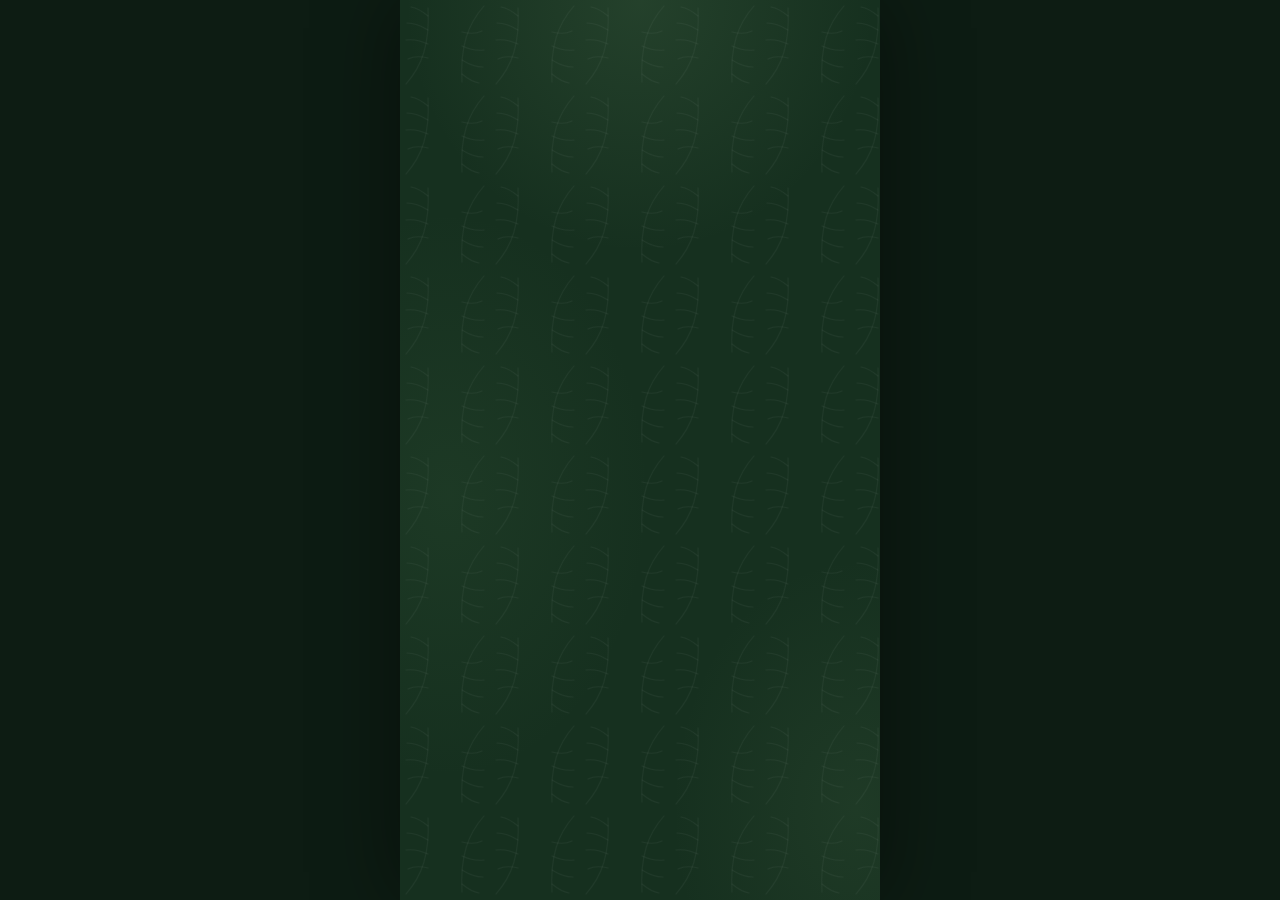
<file: index.html>
<!doctype html>
<html lang="id">
<head>
<meta charset="utf-8">
<meta name="viewport" content="width=device-width, initial-scale=1, viewport-fit=cover">
<title>Undangan Pernikahan</title>
<meta name="theme-color" content="#16301f">
<meta name="robots" content="noindex">

<link rel="preconnect" href="https://fonts.googleapis.com">
<link rel="preconnect" href="https://fonts.gstatic.com" crossorigin>

<link rel="stylesheet" href="engine/engine.css">
<!-- Theme is linked here (not injected by JS) so there is no flash of
     unstyled invitation. data-theme tells the engine it is already loaded. -->
<link rel="stylesheet" href="themes/forest-lace/theme.css" data-theme="forest-lace">
</head>
<body>

<main id="app"></main>

<script src="engine/engine.js"></script>
<script>
  Undangan.init({ src: 'data/demo.json' });
</script>

</body>
</html>
</file>
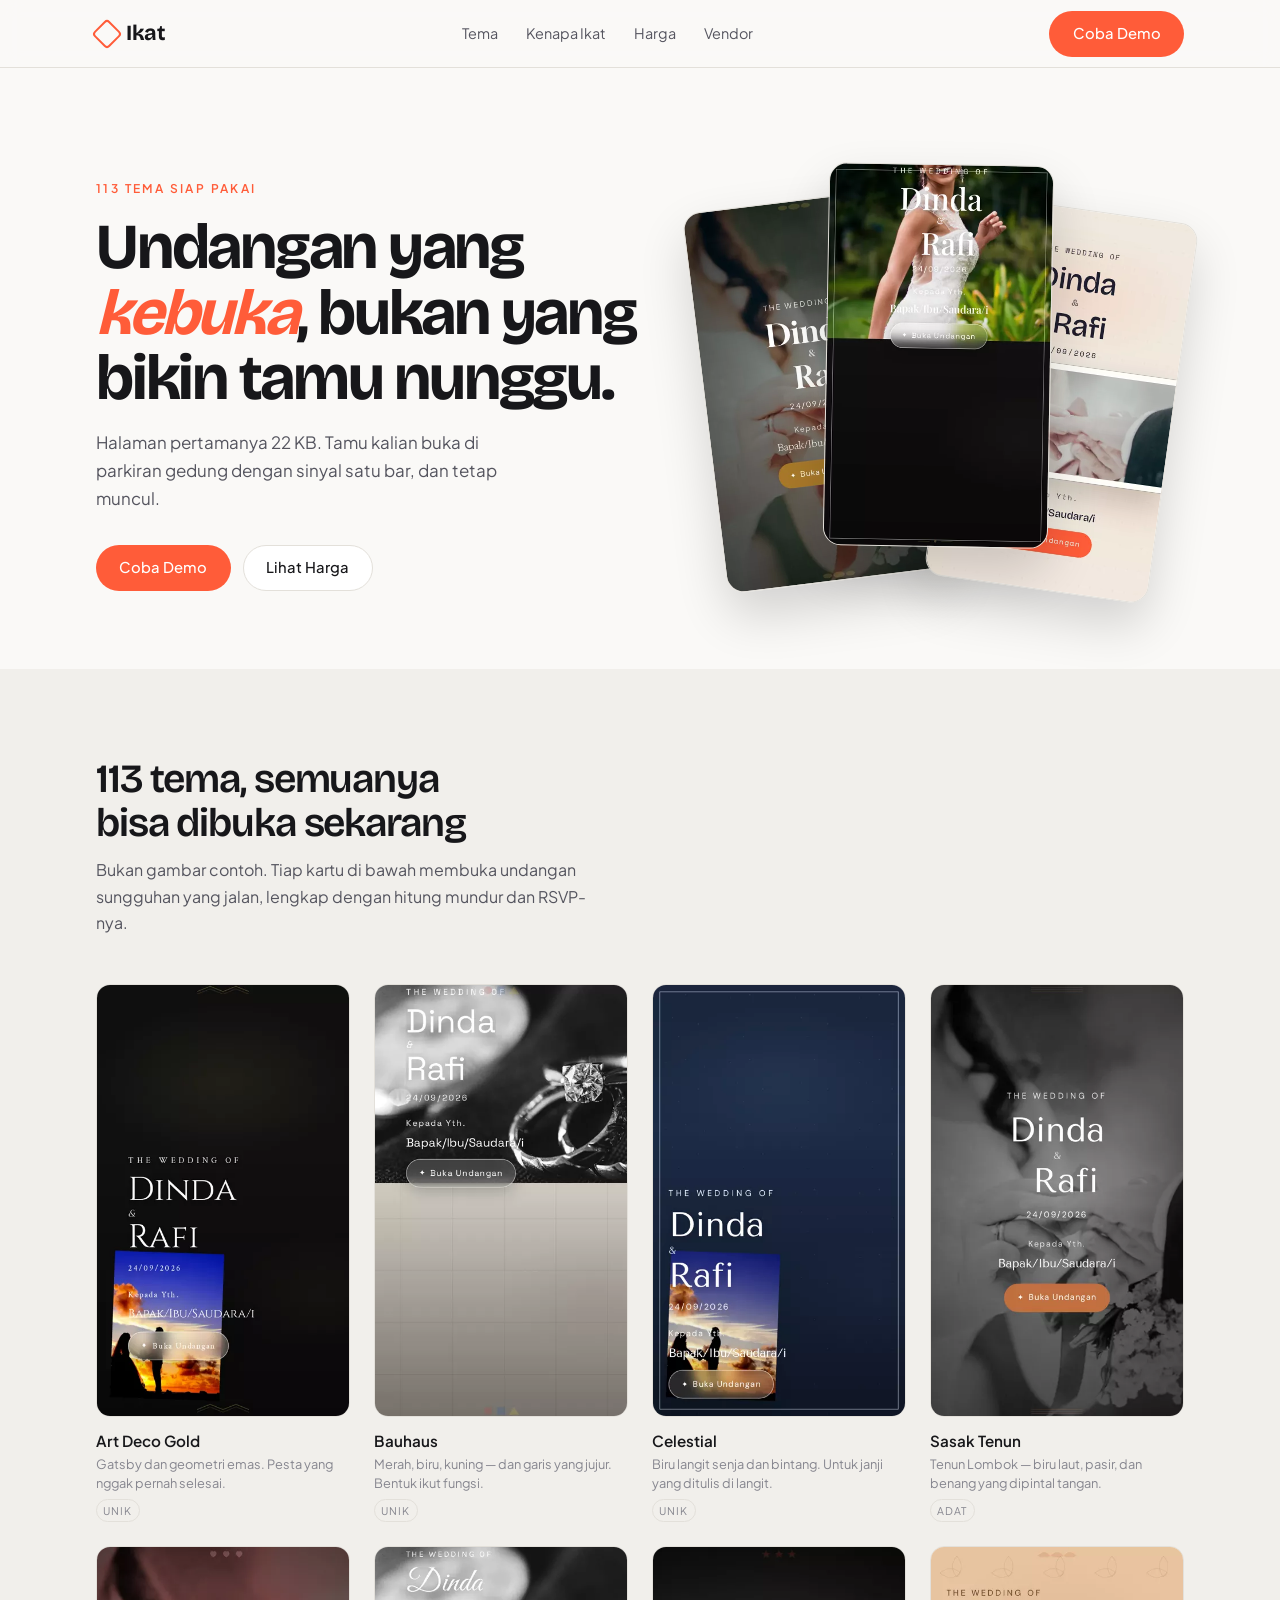
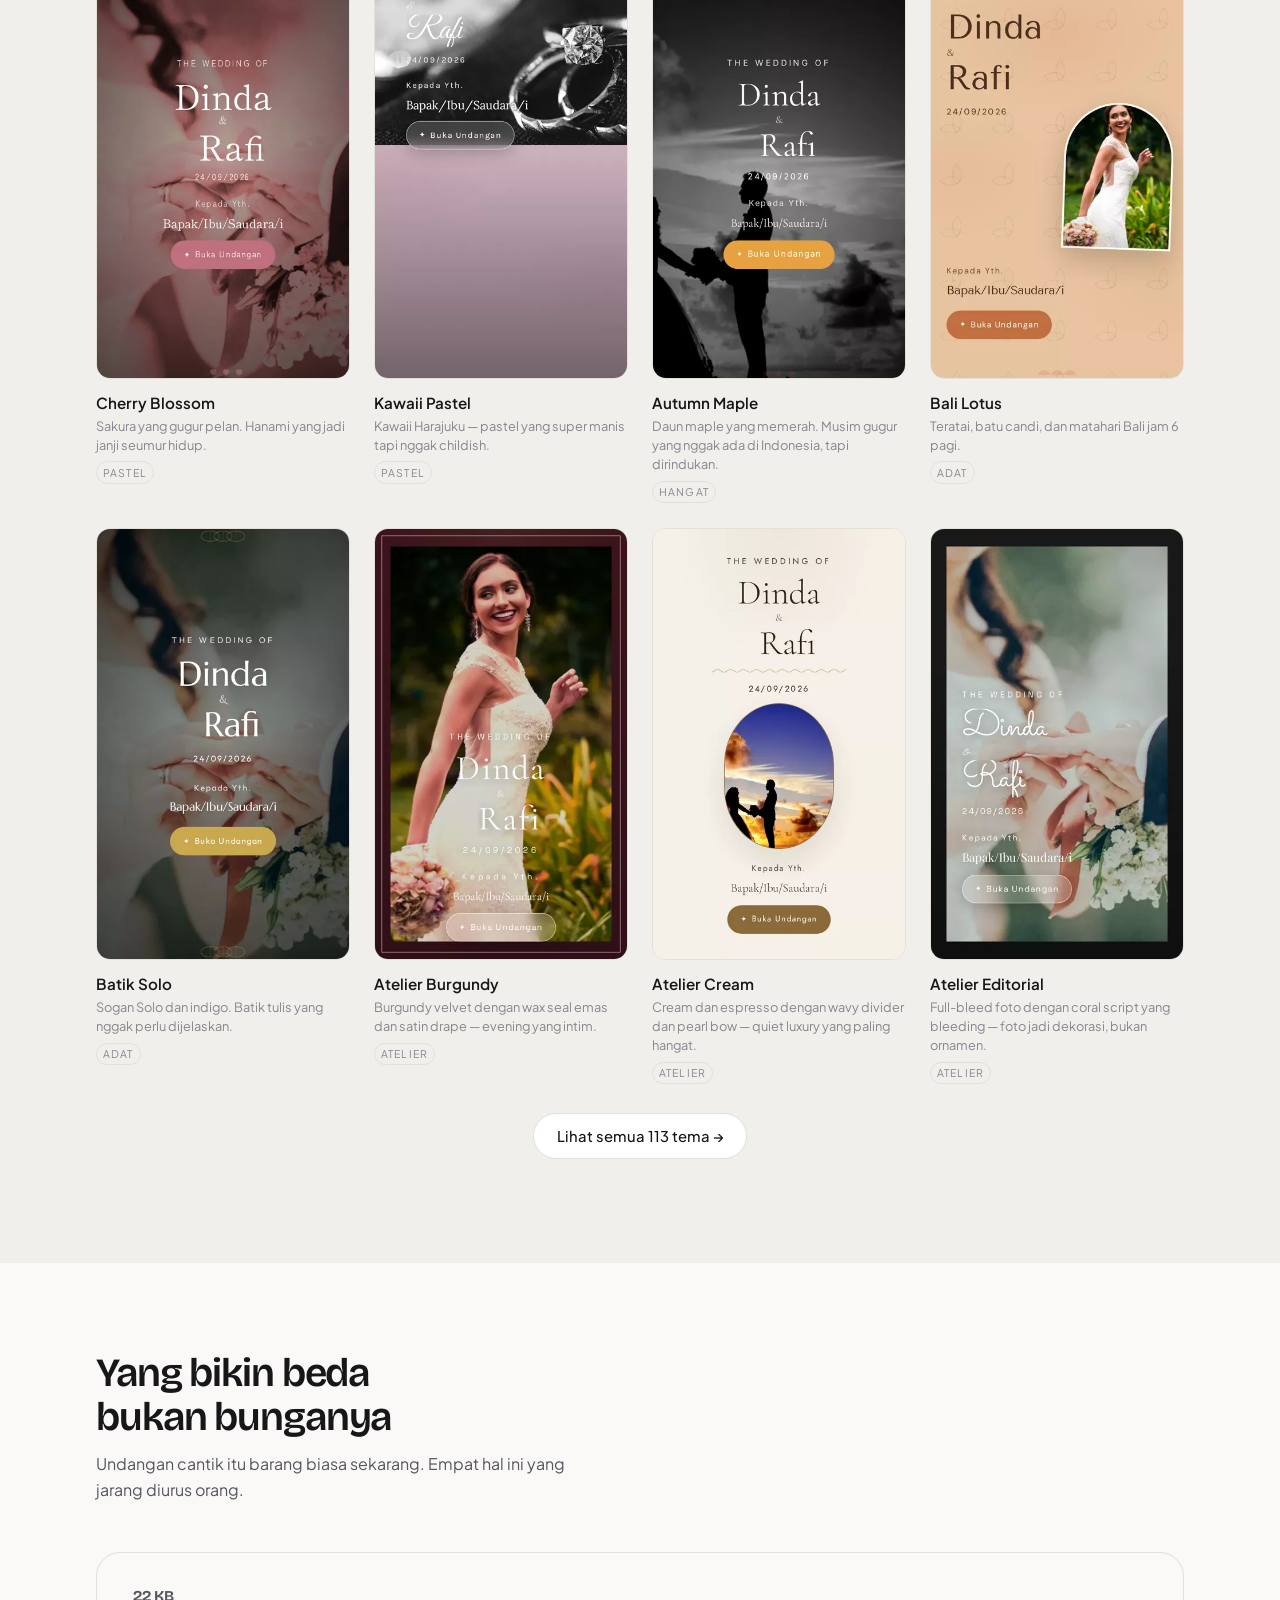
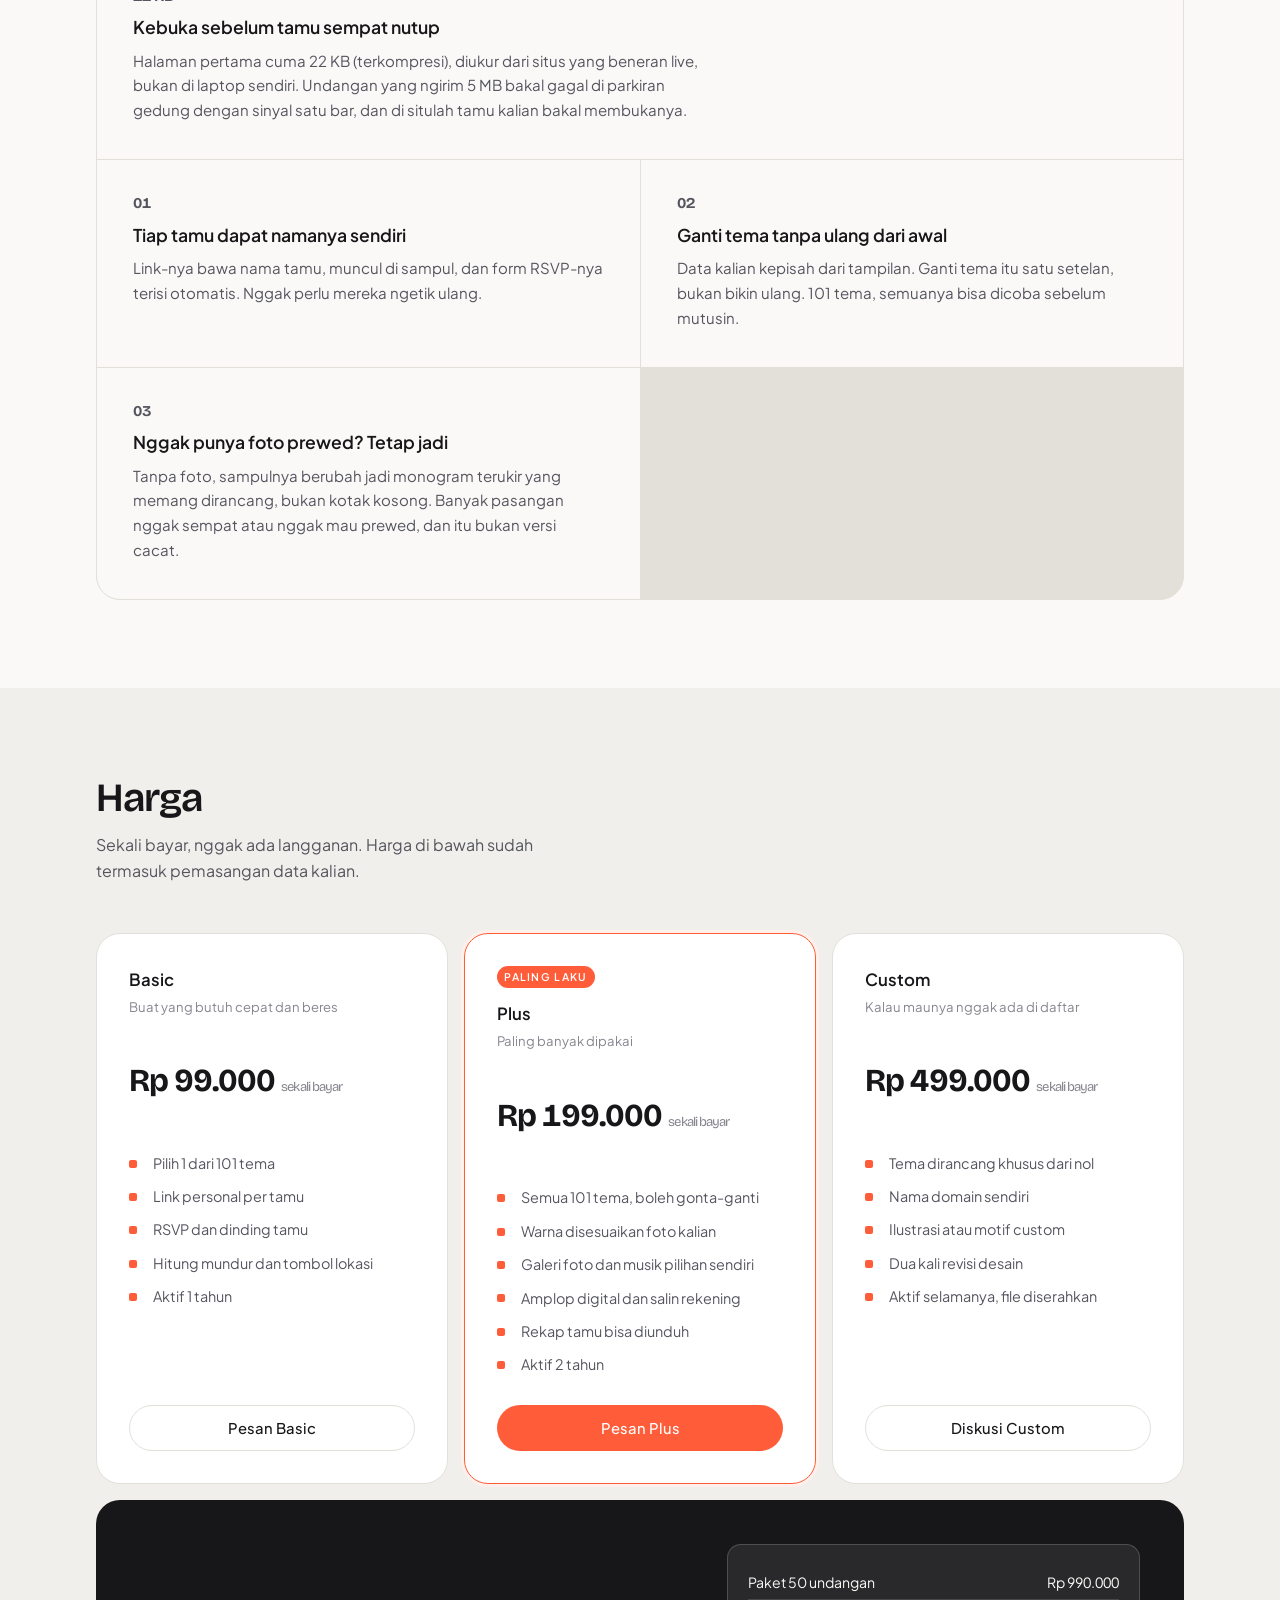
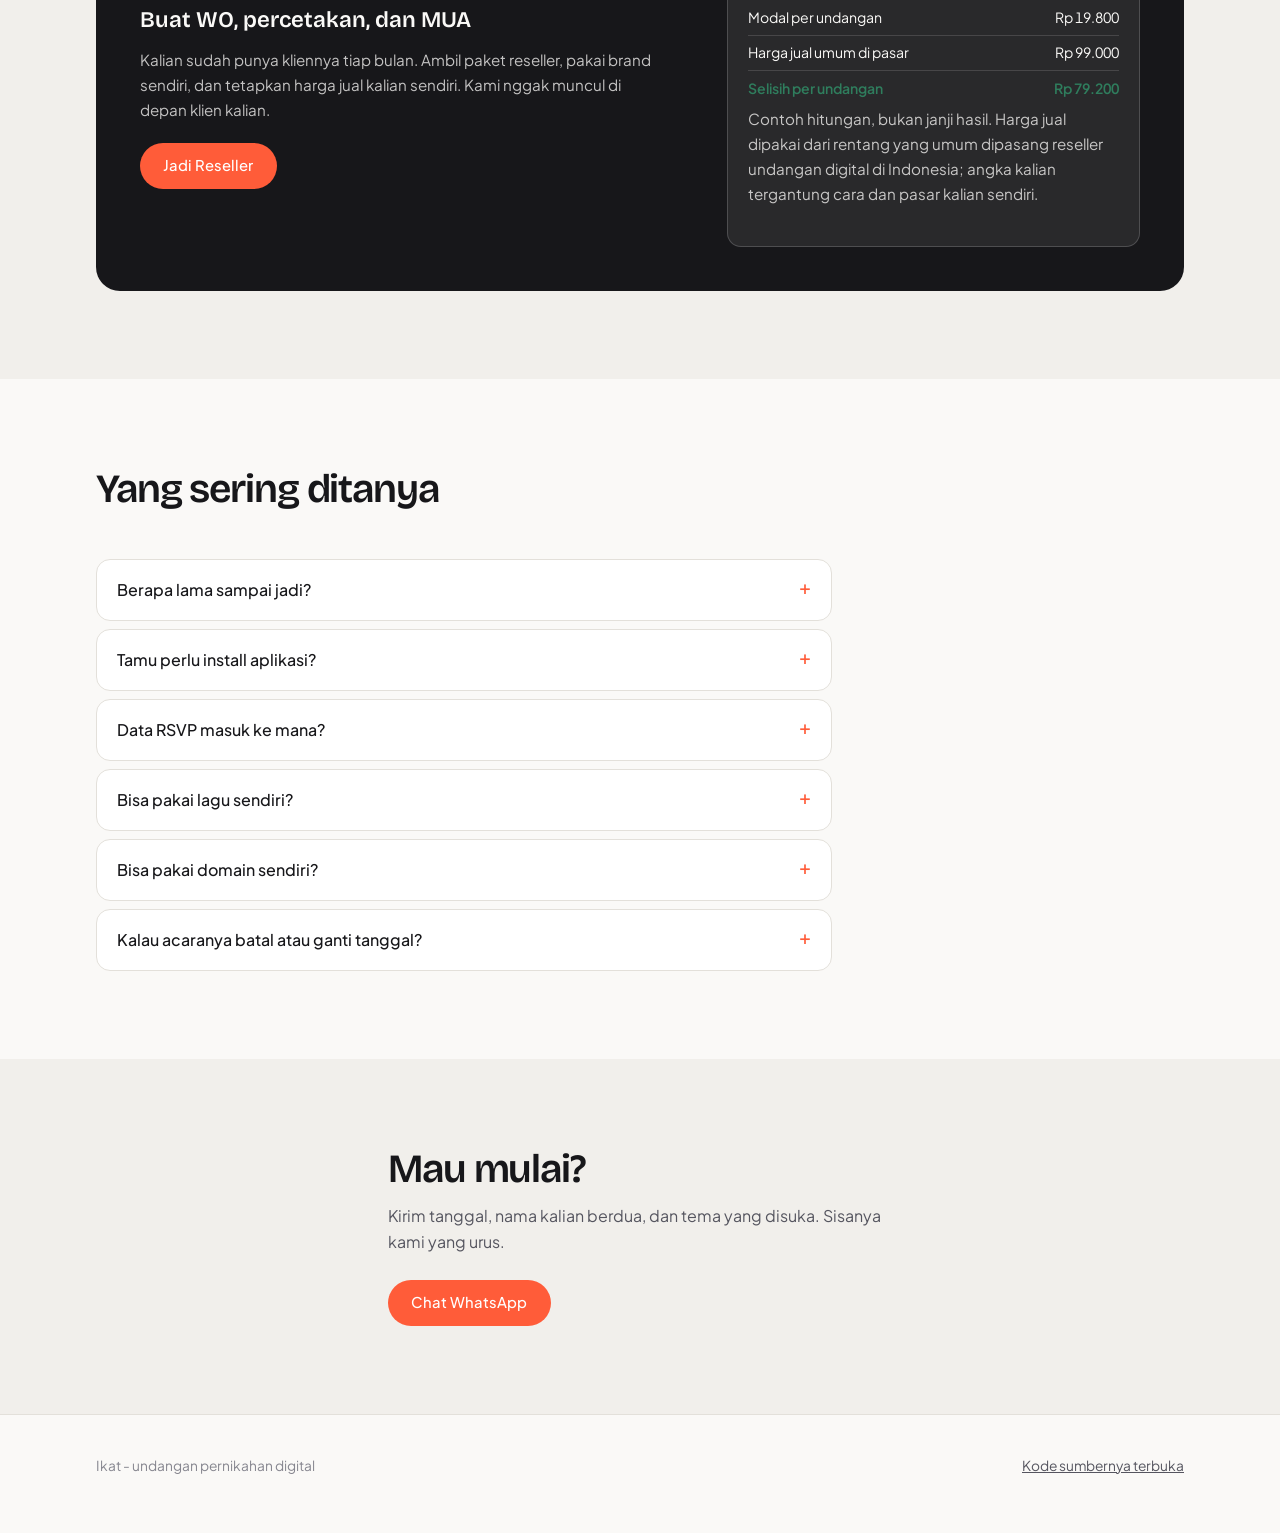
<file: site/index.html>
<!doctype html>
<html lang="id">
<head>
<meta charset="utf-8">
<meta name="viewport" content="width=device-width, initial-scale=1">
<title>Ikat - Undangan pernikahan digital yang kebuka cepat</title>
<meta name="description" content="113 tema undangan pernikahan digital. Halaman pertama 22 KB, jadi kebuka walau sinyal tamu cuma satu bar. Link personal per tamu, RSVP, dan rekap yang bisa diunduh.">
<meta name="theme-color" content="#faf9f7">

<meta property="og:title" content="Ikat - Undangan pernikahan digital yang kebuka cepat">
<meta property="og:description" content="113 tema, halaman pertama 22 KB, link personal per tamu.">
<meta property="og:type" content="website">
<meta property="og:image" content="https://nurhikam.github.io/ikat/og.png">
<meta property="og:image:width" content="1200">
<meta property="og:image:height" content="630">
<meta property="og:image:type" content="image/png">
<meta name="twitter:card" content="summary_large_image">
<meta name="twitter:image" content="https://nurhikam.github.io/ikat/og.png">

<link rel="preconnect" href="https://fonts.googleapis.com">
<link rel="preconnect" href="https://fonts.gstatic.com" crossorigin>
<link rel="stylesheet" href="https://fonts.googleapis.com/css2?family=Bricolage+Grotesque:opsz,wght@12..96,600;12..96,700&family=Plus+Jakarta+Sans:ital,wght@0,300;0,400;0,500;0,600;1,400&display=swap">
<link rel="stylesheet" href="site.css">
</head>
<body>

<header class="nav">
  <div class="wrap nav__in">
    <a class="nav__logo" href="#"><span class="nav__mark" aria-hidden="true"></span>Ikat</a>
    <nav class="nav__links">
      <a href="#tema">Tema</a>
      <a href="#kenapa">Kenapa Ikat</a>
      <a href="#harga">Harga</a>
      <a href="#vendor">Vendor</a>
    </nav>
    <a class="btn btn--primary" href="preview.html?theme=butter" target="_blank" rel="noopener">Coba Demo</a>
  </div>
</header>

<main>

  <section class="hero">
    <div class="wrap hero__in">
      <div>
        <p class="hero__eyebrow">113 tema siap pakai</p>
        <h1>Undangan yang <em>kebuka</em>, bukan yang bikin tamu nunggu.</h1>
        <p class="hero__sub">Halaman pertamanya 22 KB. Tamu kalian buka di parkiran gedung dengan sinyal satu bar, dan tetap muncul.</p>
        <div class="hero__cta">
          <a class="btn btn--primary" href="preview.html?theme=butter" target="_blank" rel="noopener">Coba Demo</a>
          <a class="btn btn--ghost" href="#harga">Lihat Harga</a>
        </div>
      </div>
      <div class="stack" aria-hidden="true">
          <img src="thumbs/butter.webp" alt="" width="440" height="749" loading="eager">
          <img src="thumbs/noir-editorial.webp" alt="" width="440" height="749" loading="eager">
          <img src="thumbs/riso-zine.webp" alt="" width="440" height="749" loading="eager">
      </div>
    </div>
  </section>

  <section class="sec sec--alt" id="tema">
    <div class="wrap">
      <div class="sec__head">
        <h2>113 tema, semuanya bisa dibuka sekarang</h2>
        <p>Bukan gambar contoh. Tiap kartu di bawah membuka undangan sungguhan yang jalan, lengkap dengan hitung mundur dan RSVP-nya.</p>
      </div>
      <div class="themes">
        <a class="theme rise" href="preview.html?theme=art-deco-gold" target="_blank" rel="noopener" data-cat="unik">
          <div class="theme__shot">
            <img src="thumbs/art-deco-gold.webp" alt="Tema Art Deco Gold" loading="lazy" decoding="async" width="440" height="749">
          </div>
          <p class="theme__name">Art Deco Gold</p>
          <p class="theme__blurb">Gatsby dan geometri emas. Pesta yang nggak pernah selesai.</p>
          <span class="theme__tag">unik</span>
        </a>
        <a class="theme rise" href="preview.html?theme=bauhaus" target="_blank" rel="noopener" data-cat="unik">
          <div class="theme__shot">
            <img src="thumbs/bauhaus.webp" alt="Tema Bauhaus" loading="lazy" decoding="async" width="440" height="749">
          </div>
          <p class="theme__name">Bauhaus</p>
          <p class="theme__blurb">Merah, biru, kuning — dan garis yang jujur. Bentuk ikut fungsi.</p>
          <span class="theme__tag">unik</span>
        </a>
        <a class="theme rise" href="preview.html?theme=celestial" target="_blank" rel="noopener" data-cat="unik">
          <div class="theme__shot">
            <img src="thumbs/celestial.webp" alt="Tema Celestial" loading="lazy" decoding="async" width="440" height="749">
          </div>
          <p class="theme__name">Celestial</p>
          <p class="theme__blurb">Biru langit senja dan bintang. Untuk janji yang ditulis di langit.</p>
          <span class="theme__tag">unik</span>
        </a>
        <a class="theme rise" href="preview.html?theme=sasak-tenun" target="_blank" rel="noopener" data-cat="adat">
          <div class="theme__shot">
            <img src="thumbs/sasak-tenun.webp" alt="Tema Sasak Tenun" loading="lazy" decoding="async" width="440" height="749">
          </div>
          <p class="theme__name">Sasak Tenun</p>
          <p class="theme__blurb">Tenun Lombok — biru laut, pasir, dan benang yang dipintal tangan.</p>
          <span class="theme__tag">adat</span>
        </a>
        <a class="theme rise" href="preview.html?theme=cherry-blossom" target="_blank" rel="noopener" data-cat="pastel">
          <div class="theme__shot">
            <img src="thumbs/cherry-blossom.webp" alt="Tema Cherry Blossom" loading="lazy" decoding="async" width="440" height="749">
          </div>
          <p class="theme__name">Cherry Blossom</p>
          <p class="theme__blurb">Sakura yang gugur pelan. Hanami yang jadi janji seumur hidup.</p>
          <span class="theme__tag">pastel</span>
        </a>
        <a class="theme rise" href="preview.html?theme=kawaii-pastel" target="_blank" rel="noopener" data-cat="pastel">
          <div class="theme__shot">
            <img src="thumbs/kawaii-pastel.webp" alt="Tema Kawaii Pastel" loading="lazy" decoding="async" width="440" height="749">
          </div>
          <p class="theme__name">Kawaii Pastel</p>
          <p class="theme__blurb">Kawaii Harajuku — pastel yang super manis tapi nggak childish.</p>
          <span class="theme__tag">pastel</span>
        </a>
        <a class="theme rise" href="preview.html?theme=autumn-maple" target="_blank" rel="noopener" data-cat="hangat">
          <div class="theme__shot">
            <img src="thumbs/autumn-maple.webp" alt="Tema Autumn Maple" loading="lazy" decoding="async" width="440" height="749">
          </div>
          <p class="theme__name">Autumn Maple</p>
          <p class="theme__blurb">Daun maple yang memerah. Musim gugur yang nggak ada di Indonesia, tapi dirindukan.</p>
          <span class="theme__tag">hangat</span>
        </a>
        <a class="theme rise" href="preview.html?theme=bali-lotus" target="_blank" rel="noopener" data-cat="adat">
          <div class="theme__shot">
            <img src="thumbs/bali-lotus.webp" alt="Tema Bali Lotus" loading="lazy" decoding="async" width="440" height="749">
          </div>
          <p class="theme__name">Bali Lotus</p>
          <p class="theme__blurb">Teratai, batu candi, dan matahari Bali jam 6 pagi.</p>
          <span class="theme__tag">adat</span>
        </a>
        <a class="theme rise" href="preview.html?theme=batik-solo" target="_blank" rel="noopener" data-cat="adat">
          <div class="theme__shot">
            <img src="thumbs/batik-solo.webp" alt="Tema Batik Solo" loading="lazy" decoding="async" width="440" height="749">
          </div>
          <p class="theme__name">Batik Solo</p>
          <p class="theme__blurb">Sogan Solo dan indigo. Batik tulis yang nggak perlu dijelaskan.</p>
          <span class="theme__tag">adat</span>
        </a>
        <a class="theme rise" href="preview.html?theme=atelier-burgundy" target="_blank" rel="noopener" data-cat="atelier">
          <div class="theme__shot">
            <img src="thumbs/atelier-burgundy.webp" alt="Tema Atelier Burgundy" loading="lazy" decoding="async" width="440" height="749">
          </div>
          <p class="theme__name">Atelier Burgundy</p>
          <p class="theme__blurb">Burgundy velvet dengan wax seal emas dan satin drape — evening yang intim.</p>
          <span class="theme__tag">atelier</span>
        </a>
        <a class="theme rise" href="preview.html?theme=atelier-cream" target="_blank" rel="noopener" data-cat="atelier">
          <div class="theme__shot">
            <img src="thumbs/atelier-cream.webp" alt="Tema Atelier Cream" loading="lazy" decoding="async" width="440" height="749">
          </div>
          <p class="theme__name">Atelier Cream</p>
          <p class="theme__blurb">Cream dan espresso dengan wavy divider dan pearl bow — quiet luxury yang paling hangat.</p>
          <span class="theme__tag">atelier</span>
        </a>
        <a class="theme rise" href="preview.html?theme=atelier-editorial" target="_blank" rel="noopener" data-cat="atelier">
          <div class="theme__shot">
            <img src="thumbs/atelier-editorial.webp" alt="Tema Atelier Editorial" loading="lazy" decoding="async" width="440" height="749">
          </div>
          <p class="theme__name">Atelier Editorial</p>
          <p class="theme__blurb">Full-bleed foto dengan coral script yang bleeding — foto jadi dekorasi, bukan ornamen.</p>
          <span class="theme__tag">atelier</span>
        </a>
      </div>
      <p style="text-align:center;margin-top:1.75rem"><a class="btn btn--ghost" href="galeri.html">Lihat semua 113 tema &rarr;</a></p>
    </div>
  </section>

  <section class="sec" id="kenapa">
    <div class="wrap">
      <div class="sec__head">
        <h2>Yang bikin beda bukan bunganya</h2>
        <p>Undangan cantik itu barang biasa sekarang. Empat hal ini yang jarang diurus orang.</p>
      </div>
      <div class="why">
        <div class="why__item rise">
          <p class="why__n">22 KB</p>
          <h3>Kebuka sebelum tamu sempat nutup</h3>
          <p>Halaman pertama cuma 22 KB (terkompresi), diukur dari situs yang beneran live, bukan di laptop sendiri. Undangan yang ngirim 5 MB bakal gagal di parkiran gedung dengan sinyal satu bar, dan di situlah tamu kalian bakal membukanya.</p>
        </div>
        <div class="why__item rise">
          <p class="why__n">01</p>
          <h3>Tiap tamu dapat namanya sendiri</h3>
          <p>Link-nya bawa nama tamu, muncul di sampul, dan form RSVP-nya terisi otomatis. Nggak perlu mereka ngetik ulang.</p>
        </div>
        <div class="why__item rise">
          <p class="why__n">02</p>
          <h3>Ganti tema tanpa ulang dari awal</h3>
          <p>Data kalian kepisah dari tampilan. Ganti tema itu satu setelan, bukan bikin ulang. 101 tema, semuanya bisa dicoba sebelum mutusin.</p>
        </div>
        <div class="why__item rise">
          <p class="why__n">03</p>
          <h3>Nggak punya foto prewed? Tetap jadi</h3>
          <p>Tanpa foto, sampulnya berubah jadi monogram terukir yang memang dirancang, bukan kotak kosong. Banyak pasangan nggak sempat atau nggak mau prewed, dan itu bukan versi cacat.</p>
        </div>
      </div>
    </div>
  </section>

  <section class="sec sec--alt" id="harga">
    <div class="wrap">
      <div class="sec__head">
        <h2>Harga</h2>
        <p>Sekali bayar, nggak ada langganan. Harga di bawah sudah termasuk pemasangan data kalian.</p>
      </div>
      <div class="plans">
        <div class="plan rise">
          <p class="plan__name">Basic</p>
          <p class="plan__for">Buat yang butuh cepat dan beres</p>
          <p class="plan__price">Rp 99.000 <span class="plan__unit">sekali bayar</span></p>
          <ul class="plan__list">
            <li>Pilih 1 dari 101 tema</li>
            <li>Link personal per tamu</li>
            <li>RSVP dan dinding tamu</li>
            <li>Hitung mundur dan tombol lokasi</li>
            <li>Aktif 1 tahun</li>
          </ul>
          <a class="btn btn--ghost" href="#kontak">Pesan Basic</a>
        </div>
        <div class="plan plan--hero rise">
          <span class="plan__badge">Paling laku</span>
          <p class="plan__name">Plus</p>
          <p class="plan__for">Paling banyak dipakai</p>
          <p class="plan__price">Rp 199.000 <span class="plan__unit">sekali bayar</span></p>
          <ul class="plan__list">
            <li>Semua 101 tema, boleh gonta-ganti</li>
            <li>Warna disesuaikan foto kalian</li>
            <li>Galeri foto dan musik pilihan sendiri</li>
            <li>Amplop digital dan salin rekening</li>
            <li>Rekap tamu bisa diunduh</li>
            <li>Aktif 2 tahun</li>
          </ul>
          <a class="btn btn--primary" href="#kontak">Pesan Plus</a>
        </div>
        <div class="plan rise">
          <p class="plan__name">Custom</p>
          <p class="plan__for">Kalau maunya nggak ada di daftar</p>
          <p class="plan__price">Rp 499.000 <span class="plan__unit">sekali bayar</span></p>
          <ul class="plan__list">
            <li>Tema dirancang khusus dari nol</li>
            <li>Nama domain sendiri</li>
            <li>Ilustrasi atau motif custom</li>
            <li>Dua kali revisi desain</li>
            <li>Aktif selamanya, file diserahkan</li>
          </ul>
          <a class="btn btn--ghost" href="#kontak">Diskusi Custom</a>
        </div>
      </div>

      <div class="vendor" id="vendor">
        <div>
          <h3>Buat WO, percetakan, dan MUA</h3>
          <p>Kalian sudah punya kliennya tiap bulan. Ambil paket reseller, pakai brand sendiri, dan tetapkan harga jual kalian sendiri. Kami nggak muncul di depan klien kalian.</p>
          <a class="btn btn--primary" href="#kontak">Jadi Reseller</a>
        </div>
        <div class="math">
          <div class="math__row"><span>Paket 50 undangan</span><span>Rp 990.000</span></div>
          <div class="math__row"><span>Modal per undangan</span><span>Rp 19.800</span></div>
          <div class="math__row"><span>Harga jual umum di pasar</span><span>Rp 99.000</span></div>
          <div class="math__row math__row--total"><span>Selisih per undangan</span><span>Rp 79.200</span></div>
          <p class="math__note">Contoh hitungan, bukan janji hasil. Harga jual dipakai dari rentang yang umum dipasang reseller undangan digital di Indonesia; angka kalian tergantung cara dan pasar kalian sendiri.</p>
        </div>
      </div>
    </div>
  </section>

  <section class="sec" id="tanya">
    <div class="wrap">
      <div class="sec__head">
        <h2>Yang sering ditanya</h2>
      </div>
      <div class="faq">
        <details>
          <summary>Berapa lama sampai jadi?</summary>
          <p>Kalau datanya sudah lengkap, Basic dan Plus biasanya jadi di hari yang sama. Custom butuh beberapa hari karena temanya dirancang dari nol.</p>
        </details>
        <details>
          <summary>Tamu perlu install aplikasi?</summary>
          <p>Nggak. Undangannya halaman web biasa, dibuka lewat link di WhatsApp. Jalan di HP apa pun yang punya browser.</p>
        </details>
        <details>
          <summary>Data RSVP masuk ke mana?</summary>
          <p>Ke spreadsheet atau database milik kalian sendiri, dan bisa diunduh kapan saja. Kami nggak nyimpen daftar tamu kalian di tempat yang nggak bisa kalian ambil.</p>
        </details>
        <details>
          <summary>Bisa pakai lagu sendiri?</summary>
          <p>Bisa, tinggal kirim filenya. Bawaan tiap tema pakai piano yang kami bikin sendiri supaya aman dipakai berulang. Kalau mau lagu komersial, pastikan kalian punya izinnya, karena undangan yang disebar ke ratusan orang itu hitungannya menyebarkan lagu itu.</p>
        </details>
        <details>
          <summary>Bisa pakai domain sendiri?</summary>
          <p>Bisa di paket Custom dan Reseller. Basic dan Plus pakai subdomain kami.</p>
        </details>
        <details>
          <summary>Kalau acaranya batal atau ganti tanggal?</summary>
          <p>Ganti tanggal gratis, tinggal bilang. Isi undangan memang dirancang buat bisa diubah tanpa bikin ulang halamannya.</p>
        </details>
      </div>
    </div>
  </section>

  <section class="sec sec--alt" id="kontak">
    <div class="wrap sec__head" style="margin-bottom:0">
      <h2>Mau mulai?</h2>
      <p>Kirim tanggal, nama kalian berdua, dan tema yang disuka. Sisanya kami yang urus.</p>
      <p style="margin-top:1.5rem">
        <a class="btn btn--primary" href="https://wa.me/">Chat WhatsApp</a>
      </p>
    </div>
  </section>

</main>

<footer class="foot">
  <div class="wrap foot__in">
    <span>Ikat - undangan pernikahan digital</span>
    <span><a href="https://github.com/nurhikam/ikat" target="_blank" rel="noopener">Kode sumbernya terbuka</a></span>
  </div>
</footer>

<script>
  // Reveal saat masuk layar. IntersectionObserver, bukan listener scroll -
  // listener scroll jalan tiap frame dan bikin patah-patah di HP murah.
  (function () {
    var items = [].slice.call(document.querySelectorAll('.rise'));
    if (!('IntersectionObserver' in window) ||
        window.matchMedia('(prefers-reduced-motion: reduce)').matches) {
      items.forEach(function (n) { n.classList.add('in'); });
      return;
    }
    var io = new IntersectionObserver(function (es) {
      es.forEach(function (e) {
        if (e.isIntersecting) { e.target.classList.add('in'); io.unobserve(e.target); }
      });
    }, { rootMargin: '0px 0px -8% 0px', threshold: 0.06 });
    items.forEach(function (n, i) {
      n.style.transitionDelay = (i % 4) * 70 + 'ms';
      io.observe(n);
    });
  })();
</script>

</body>
</html>
</file>
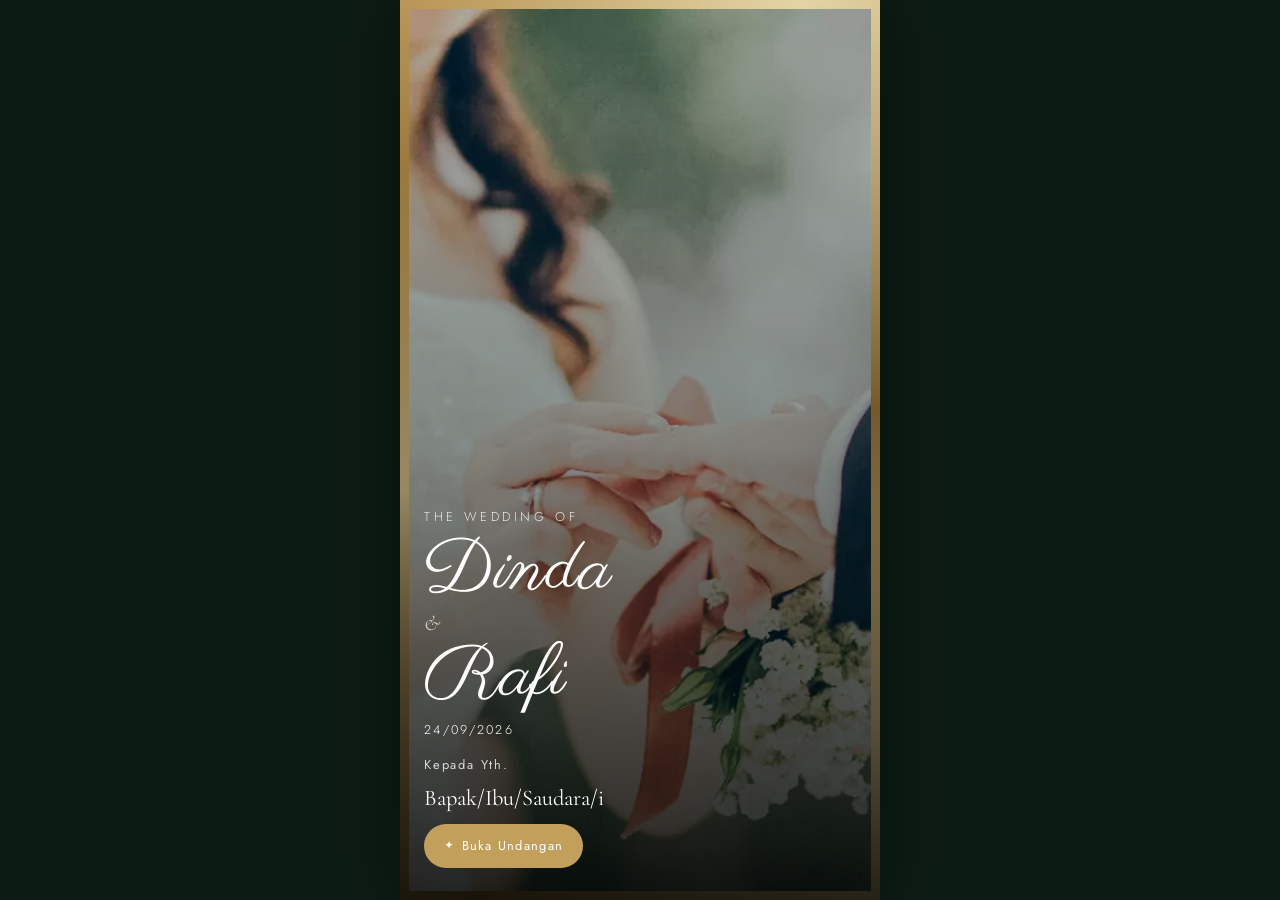
<file: demo.html>
<!doctype html>
<html lang="id">
<head>
<meta charset="utf-8">
<meta name="viewport" content="width=device-width, initial-scale=1, viewport-fit=cover">
<title>Undangan Pernikahan</title>
<meta name="theme-color" content="#16301f">
<meta name="robots" content="noindex">

<link rel="preconnect" href="https://fonts.googleapis.com">
<link rel="preconnect" href="https://fonts.gstatic.com" crossorigin>

<link rel="stylesheet" href="engine/engine.css">
<!-- Theme is linked here (not injected by JS) so there is no flash of
     unstyled invitation. data-theme tells the engine it is already loaded. -->
<link rel="stylesheet" href="themes/forest-lace/theme.css" data-theme="forest-lace">
</head>
<body>

<main id="app"></main>

<script src="engine/engine.js"></script>
<script>
  Ikat.init({ src: 'data/demo.json' });
</script>

</body>
</html>
</file>
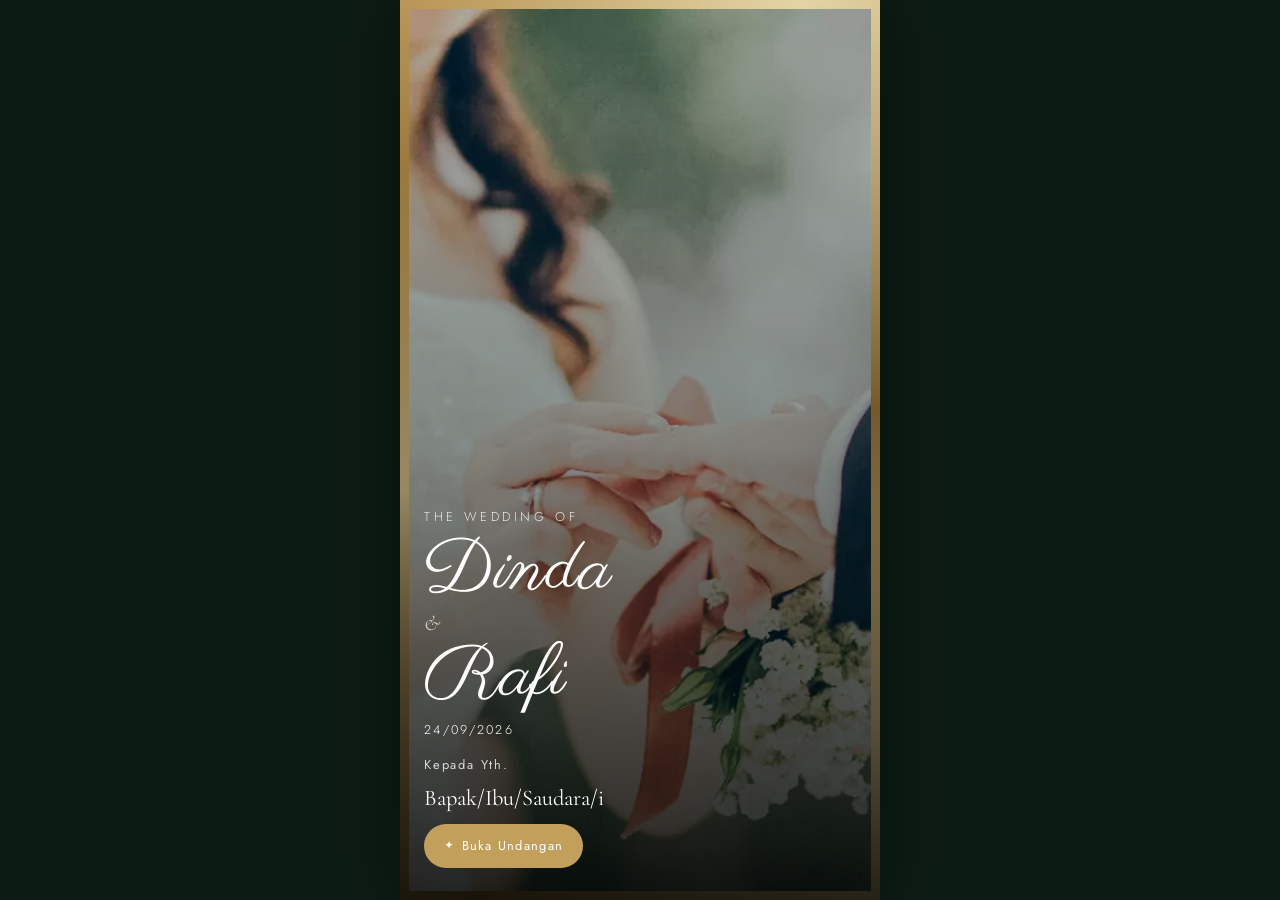
<file: preview.html>
<!doctype html>
<html lang="id">
<head>
<meta charset="utf-8">
<meta name="viewport" content="width=device-width, initial-scale=1, viewport-fit=cover">
<title>Ikat — Preview Tema</title>
<meta name="robots" content="noindex">

<link rel="preconnect" href="https://fonts.googleapis.com">
<link rel="preconnect" href="https://fonts.gstatic.com" crossorigin>
<link rel="stylesheet" href="engine/engine.css">
</head>
<body>

<main id="app"></main>

<script src="engine/engine.js"></script>
<script>
  // Harness preview: temanya dari ?theme=<slug>, jadi satu file bisa nampilin
  // semua tema tanpa bikin halaman kembar sebanyak temanya.
  //
  // Foto demo diambil dari themes.json, bukan dari data. Alasannya: sebelum ini
  // semua tema memakai foto sampul yang sama persis, dan itu bikin 113 preview
  // terbaca sebagai satu template walaupun warnanya beda-beda. Undangan klien
  // asli tetap memakai foto mereka sendiri dari data/<klien>.json — merge ini
  // cuma untuk halaman contoh.
  var slug = new URLSearchParams(location.search).get('theme') || 'forest-lace';

  Promise.all([
    fetch('data/demo.json').then(function (r) { return r.json(); }),
    fetch('themes/themes.json').then(function (r) { return r.json(); }).catch(function () { return null; })
  ]).then(function (res) {
    var data = res[0], spec = res[1];
    var theme = spec && (spec.themes || []).filter(function (t) { return t.slug === slug; })[0];
    var ph = theme && theme.photos;

    if (ph) {
      data.sections.forEach(function (s) {
        if (s.type === 'cover' && ph.cover) s.photo = ph.cover;
        if (s.type === 'closing' && ph.closing) s.photo = ph.closing;
        if (s.type === 'gallery' && ph.gallery && ph.gallery.length) {
          // Pertahankan caption yang sudah ada, ganti gambarnya saja.
          s.photos = ph.gallery.slice(0, (s.photos || []).length || ph.gallery.length)
            .map(function (src, i) {
              var old = (s.photos || [])[i];
              var cap = old && typeof old === 'object' ? old.caption : '';
              return cap ? { src: src, caption: cap } : src;
            });
        }
      });
    }

    return Ikat.init({ data: data, theme: slug });
  });
</script>

</body>
</html>
</file>
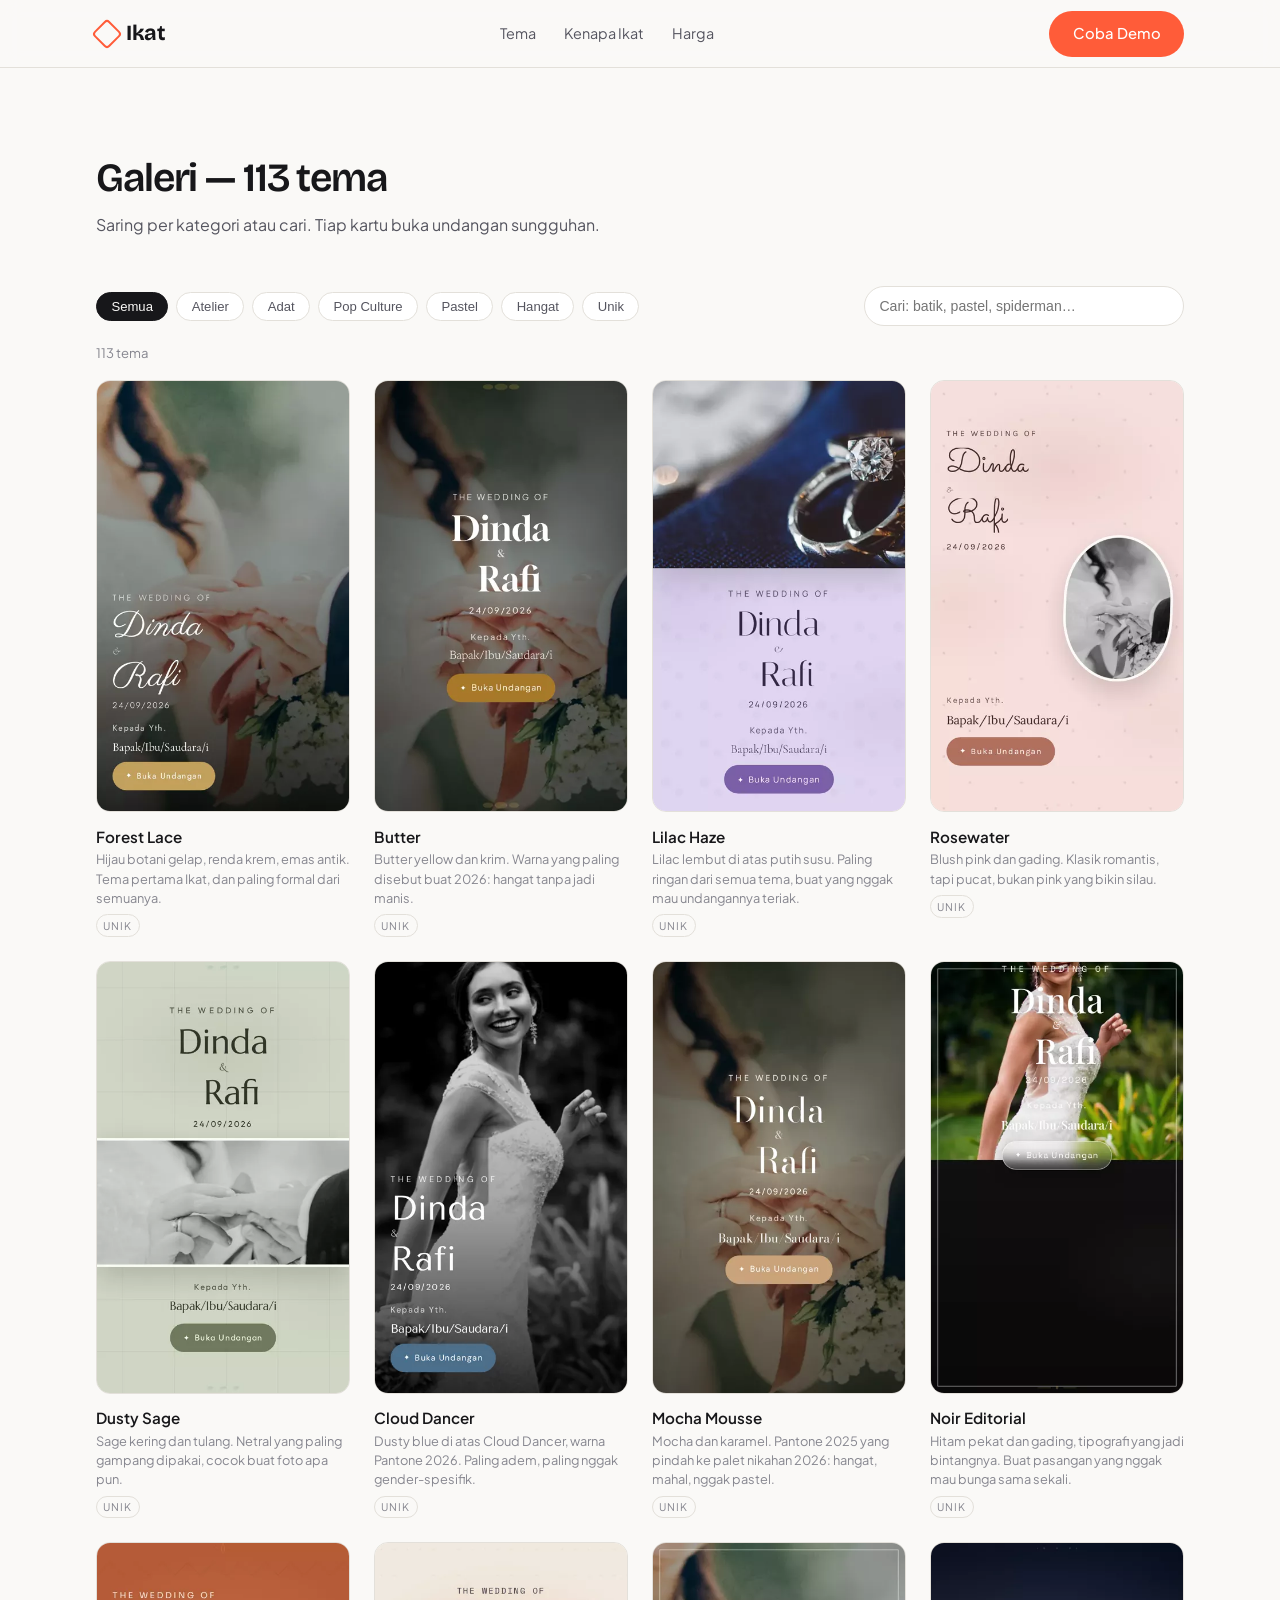
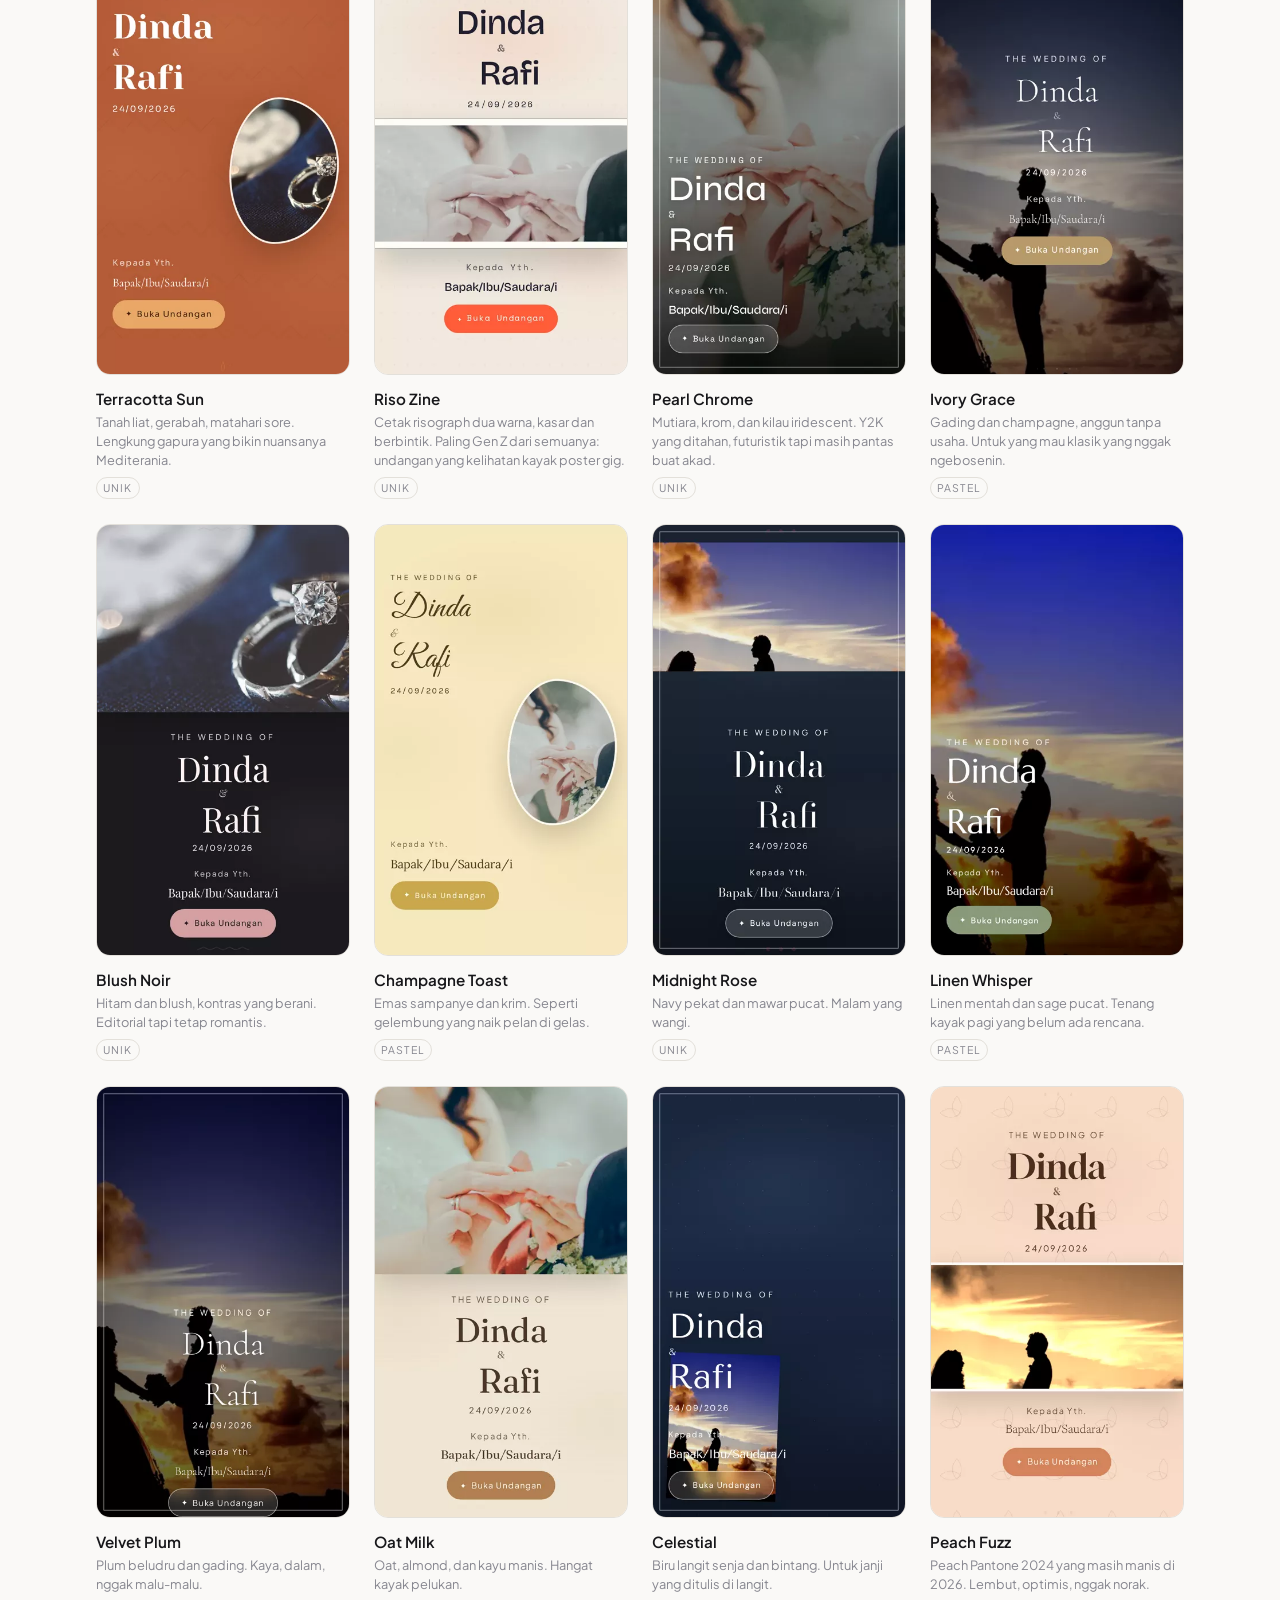
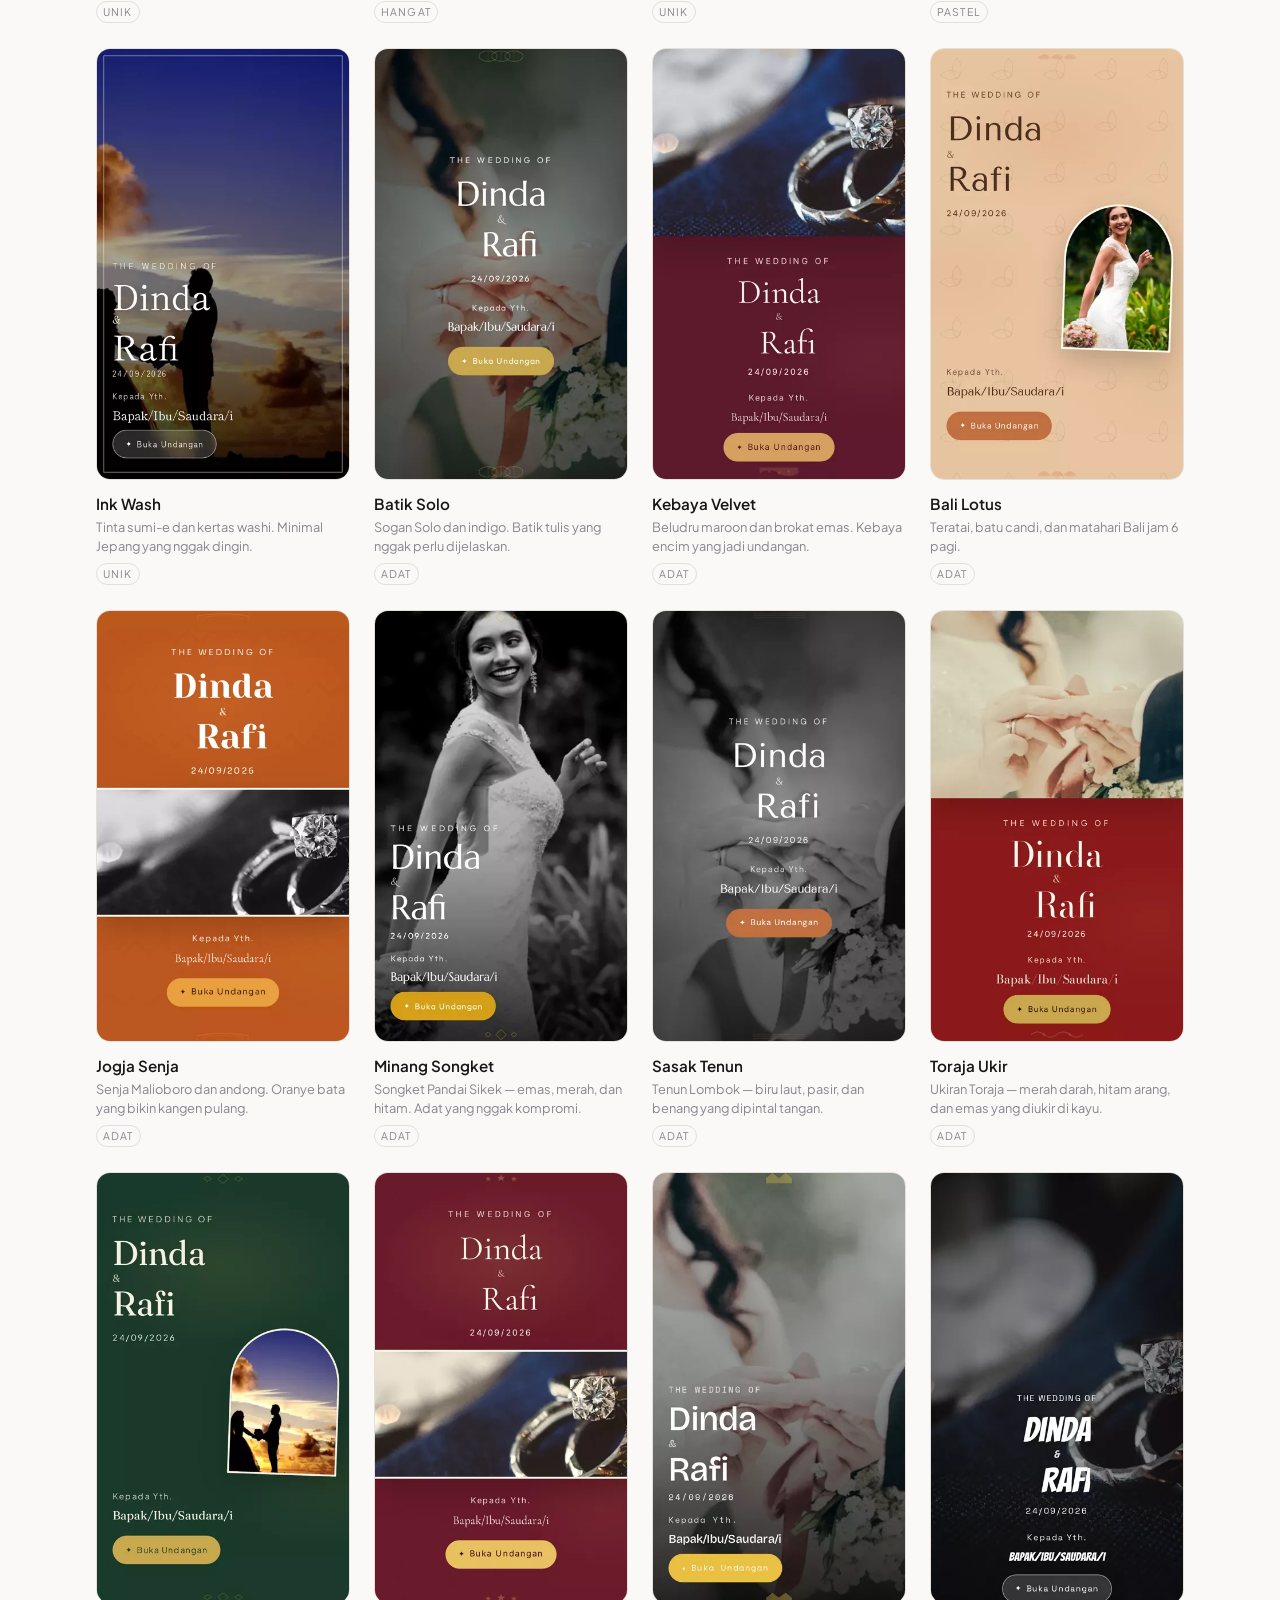
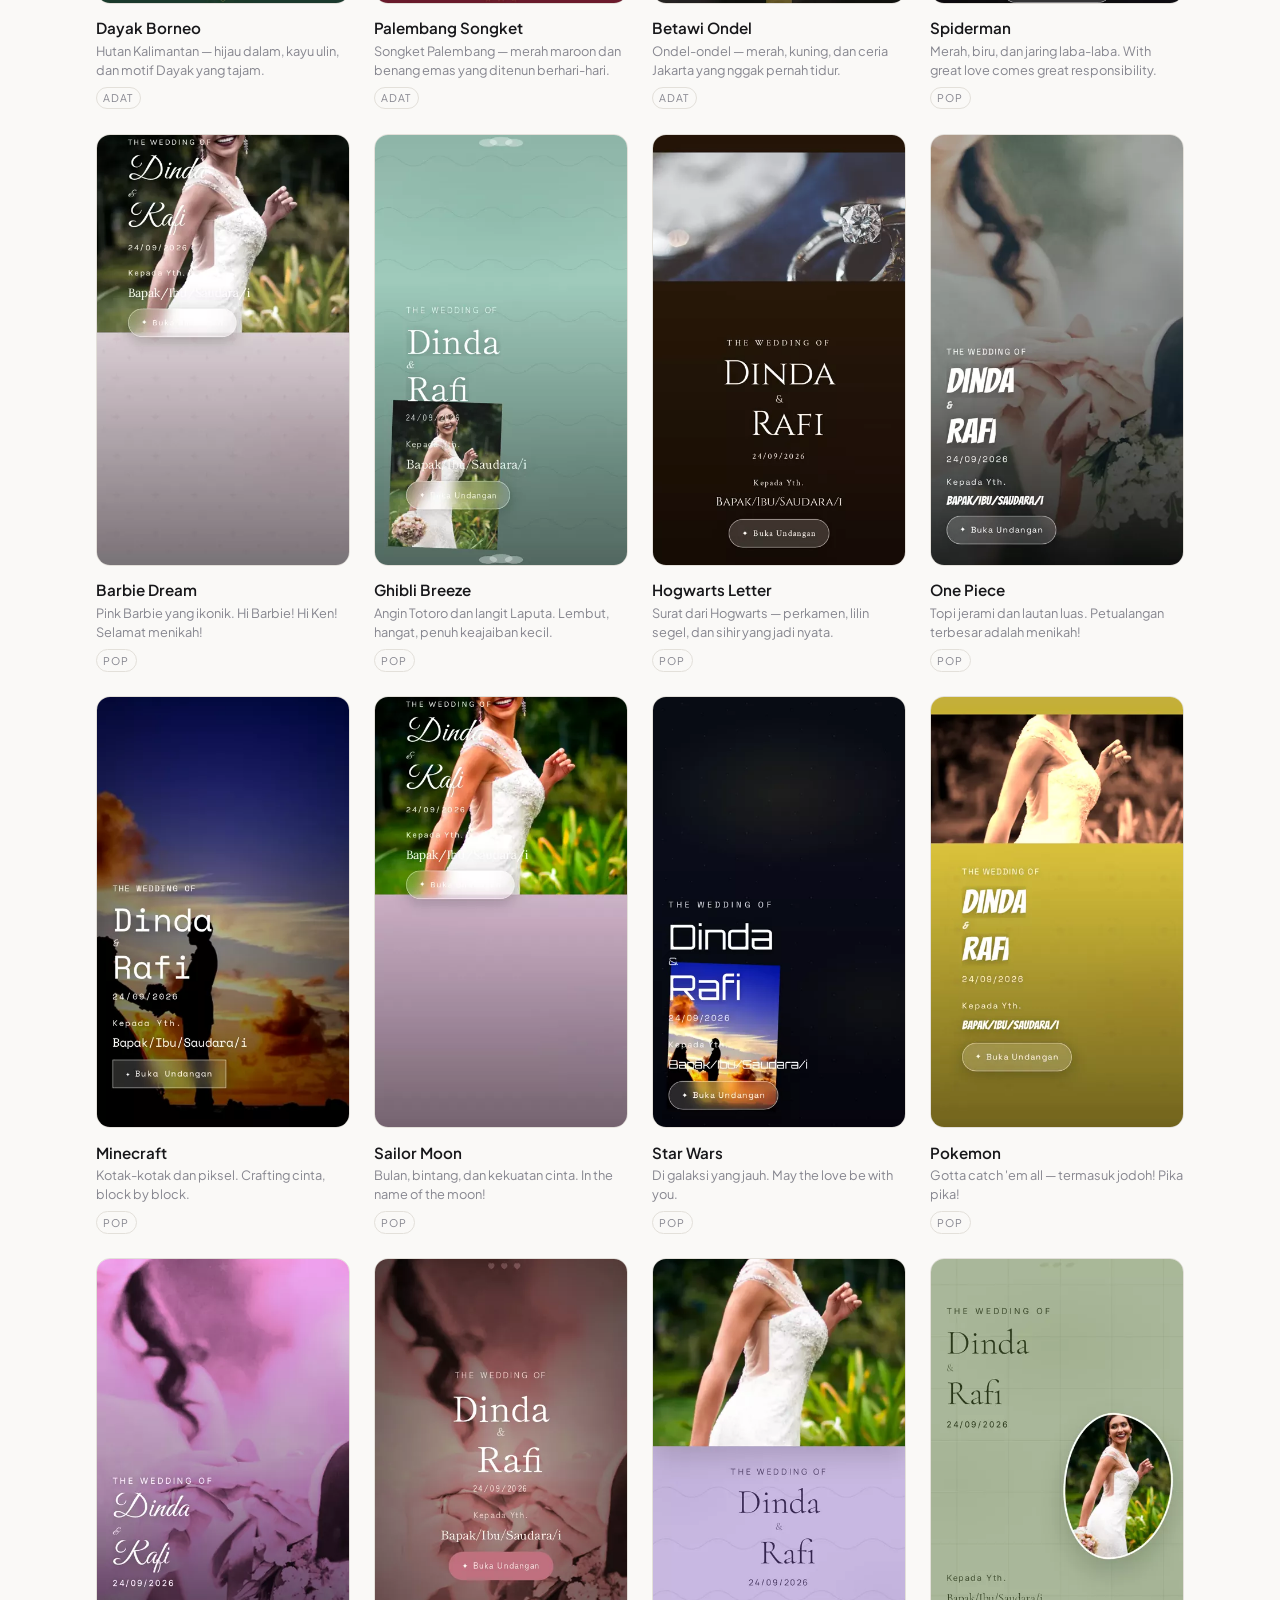
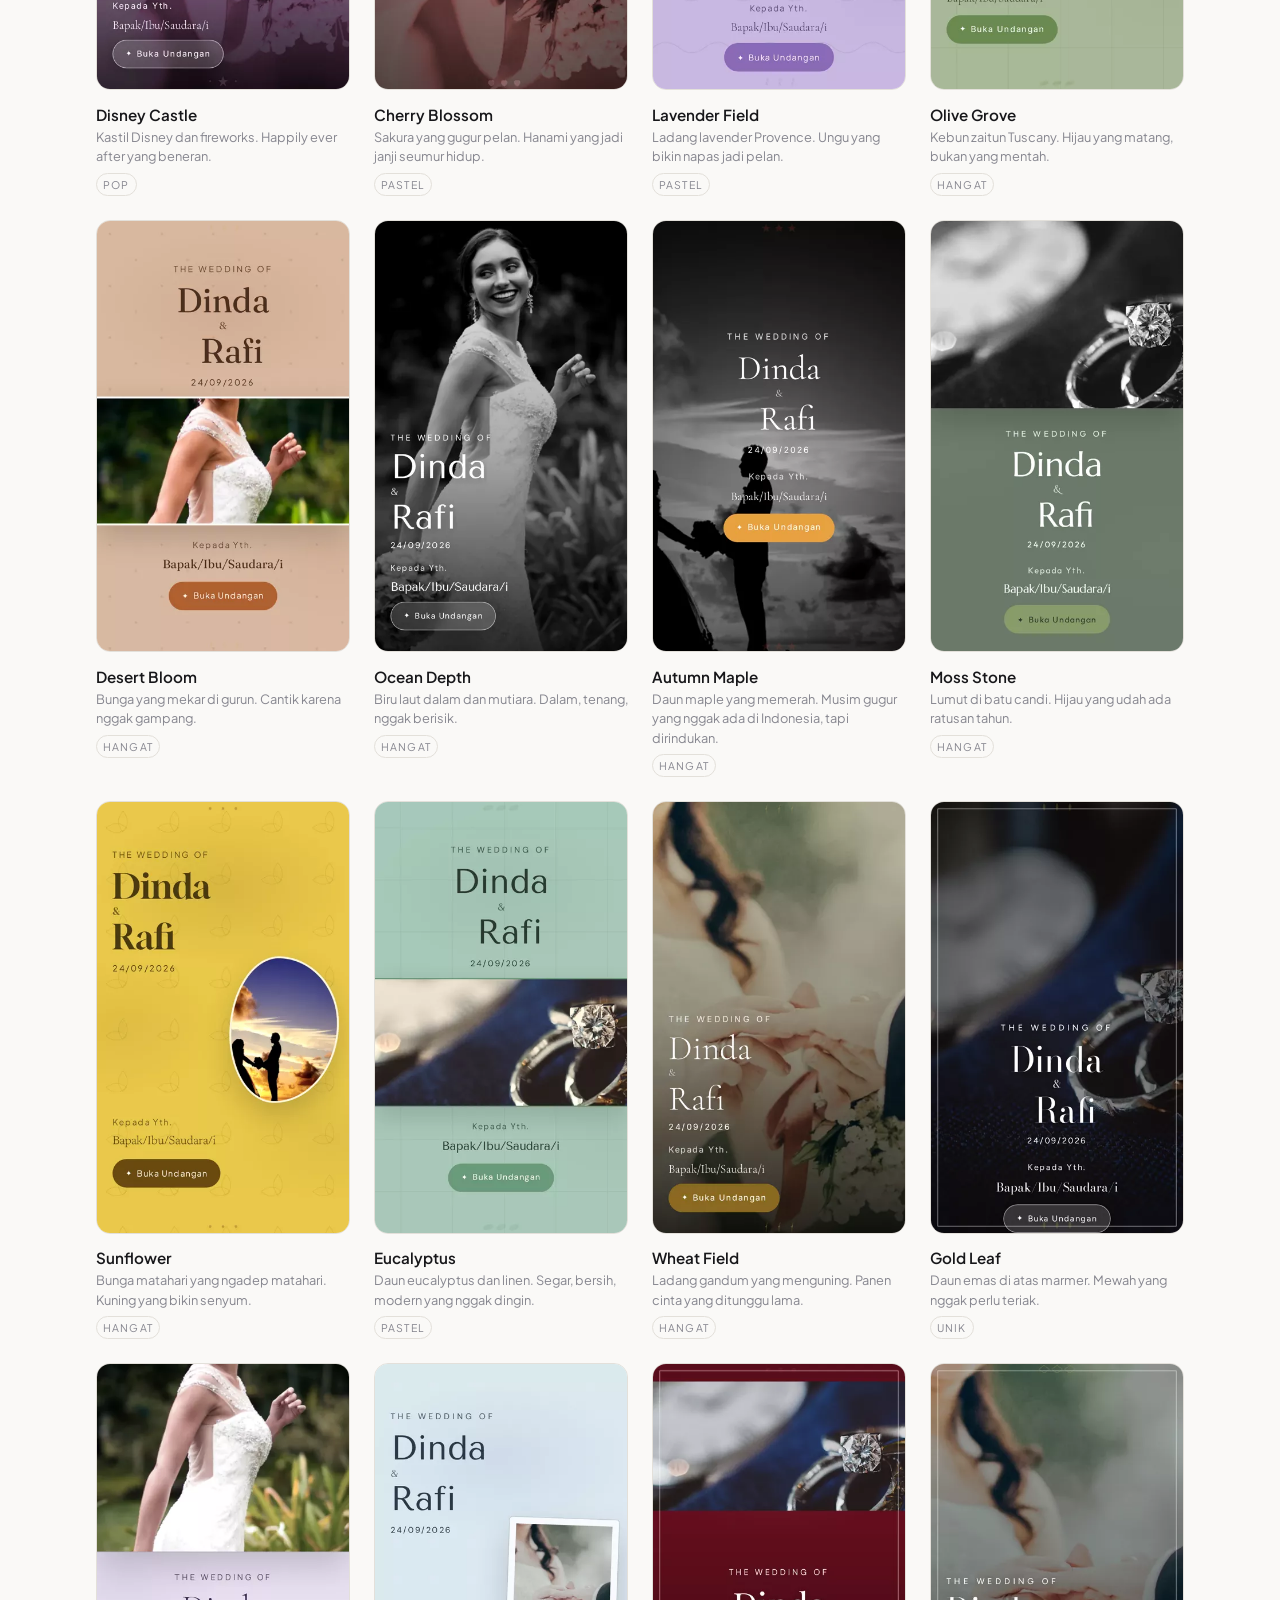
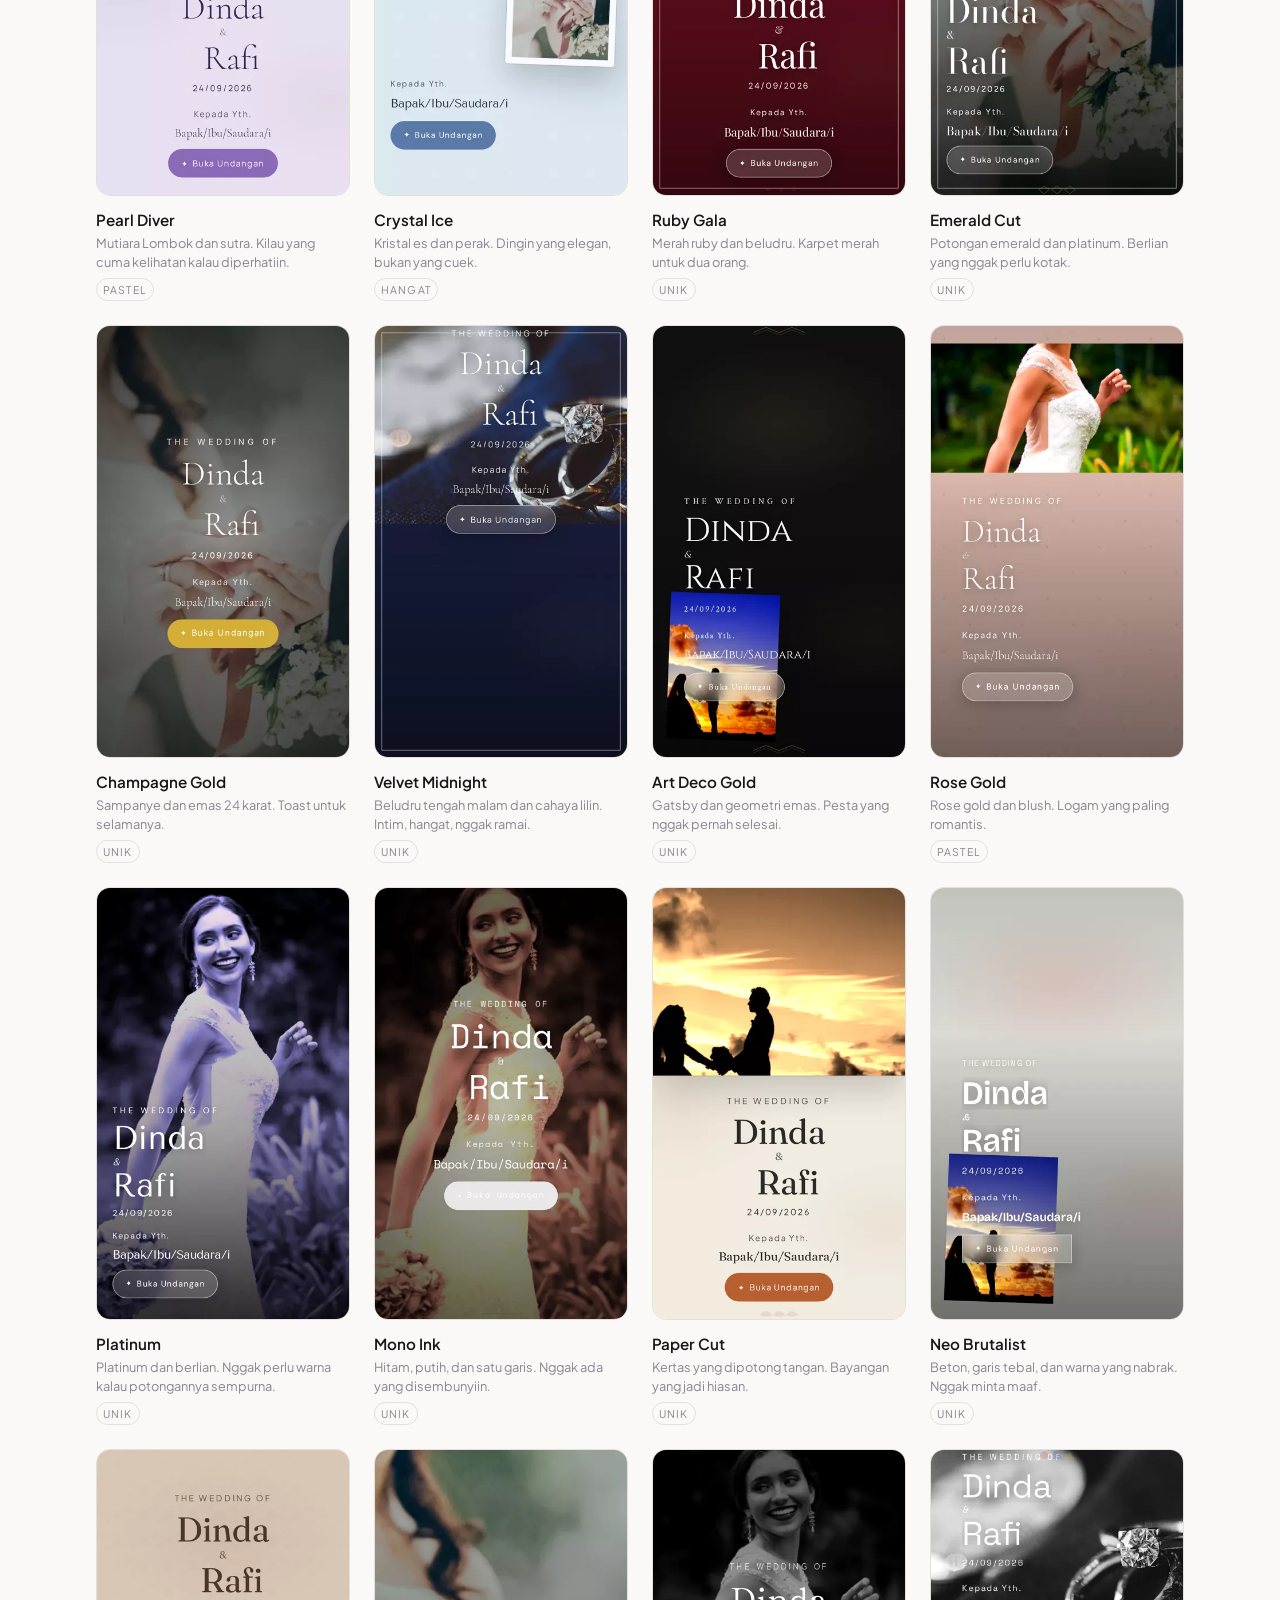
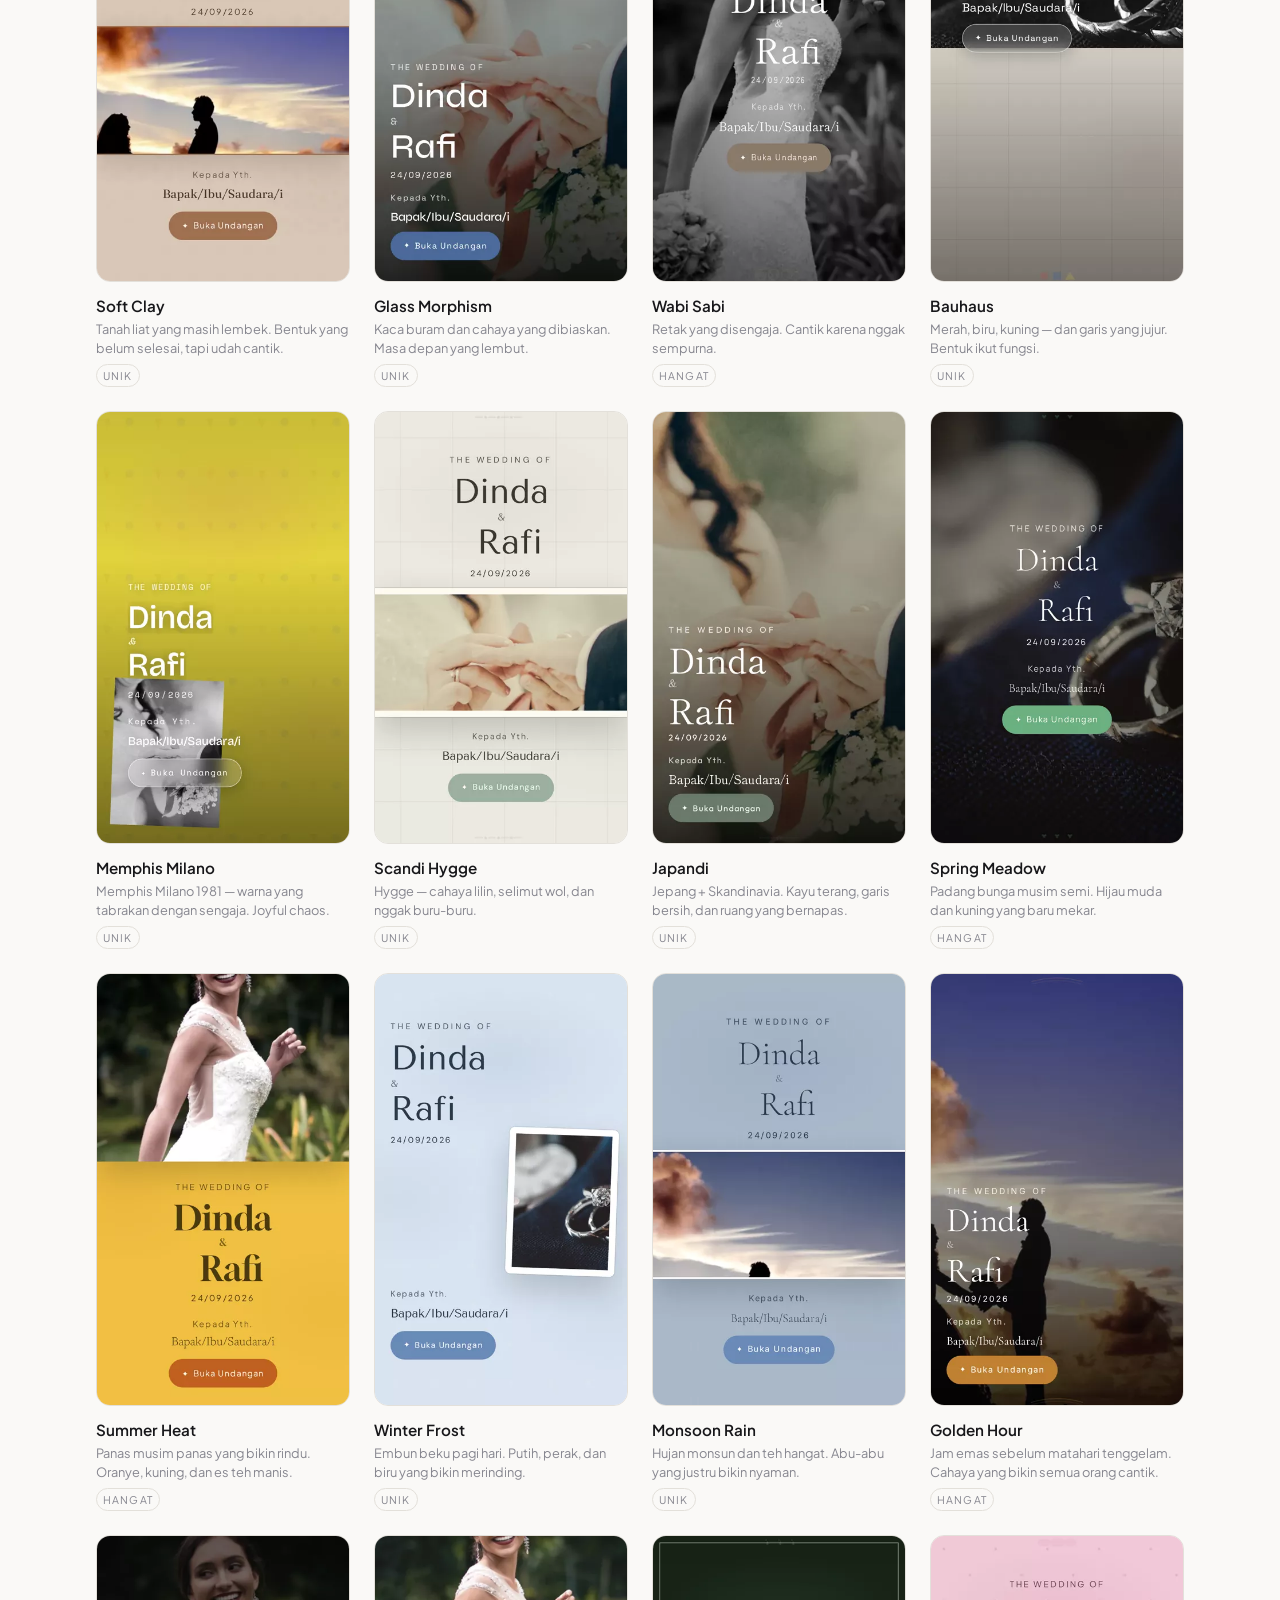
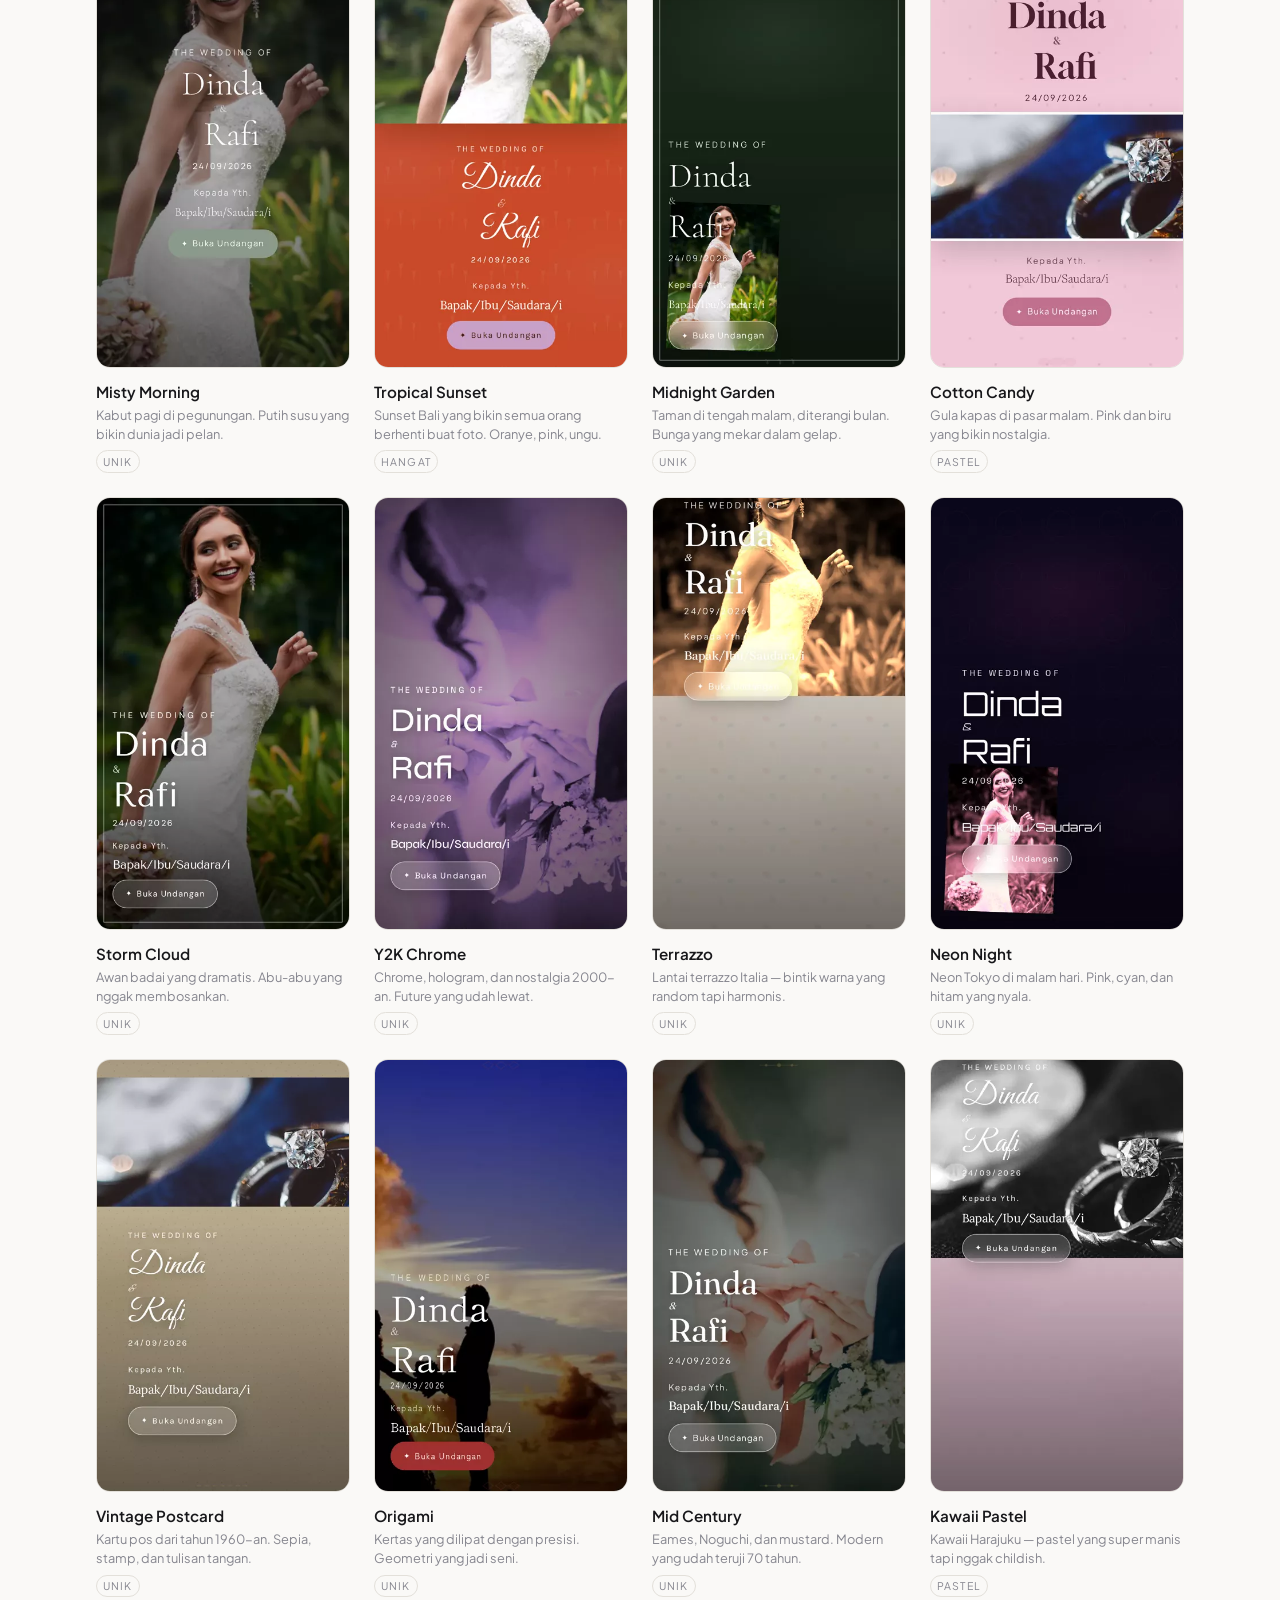
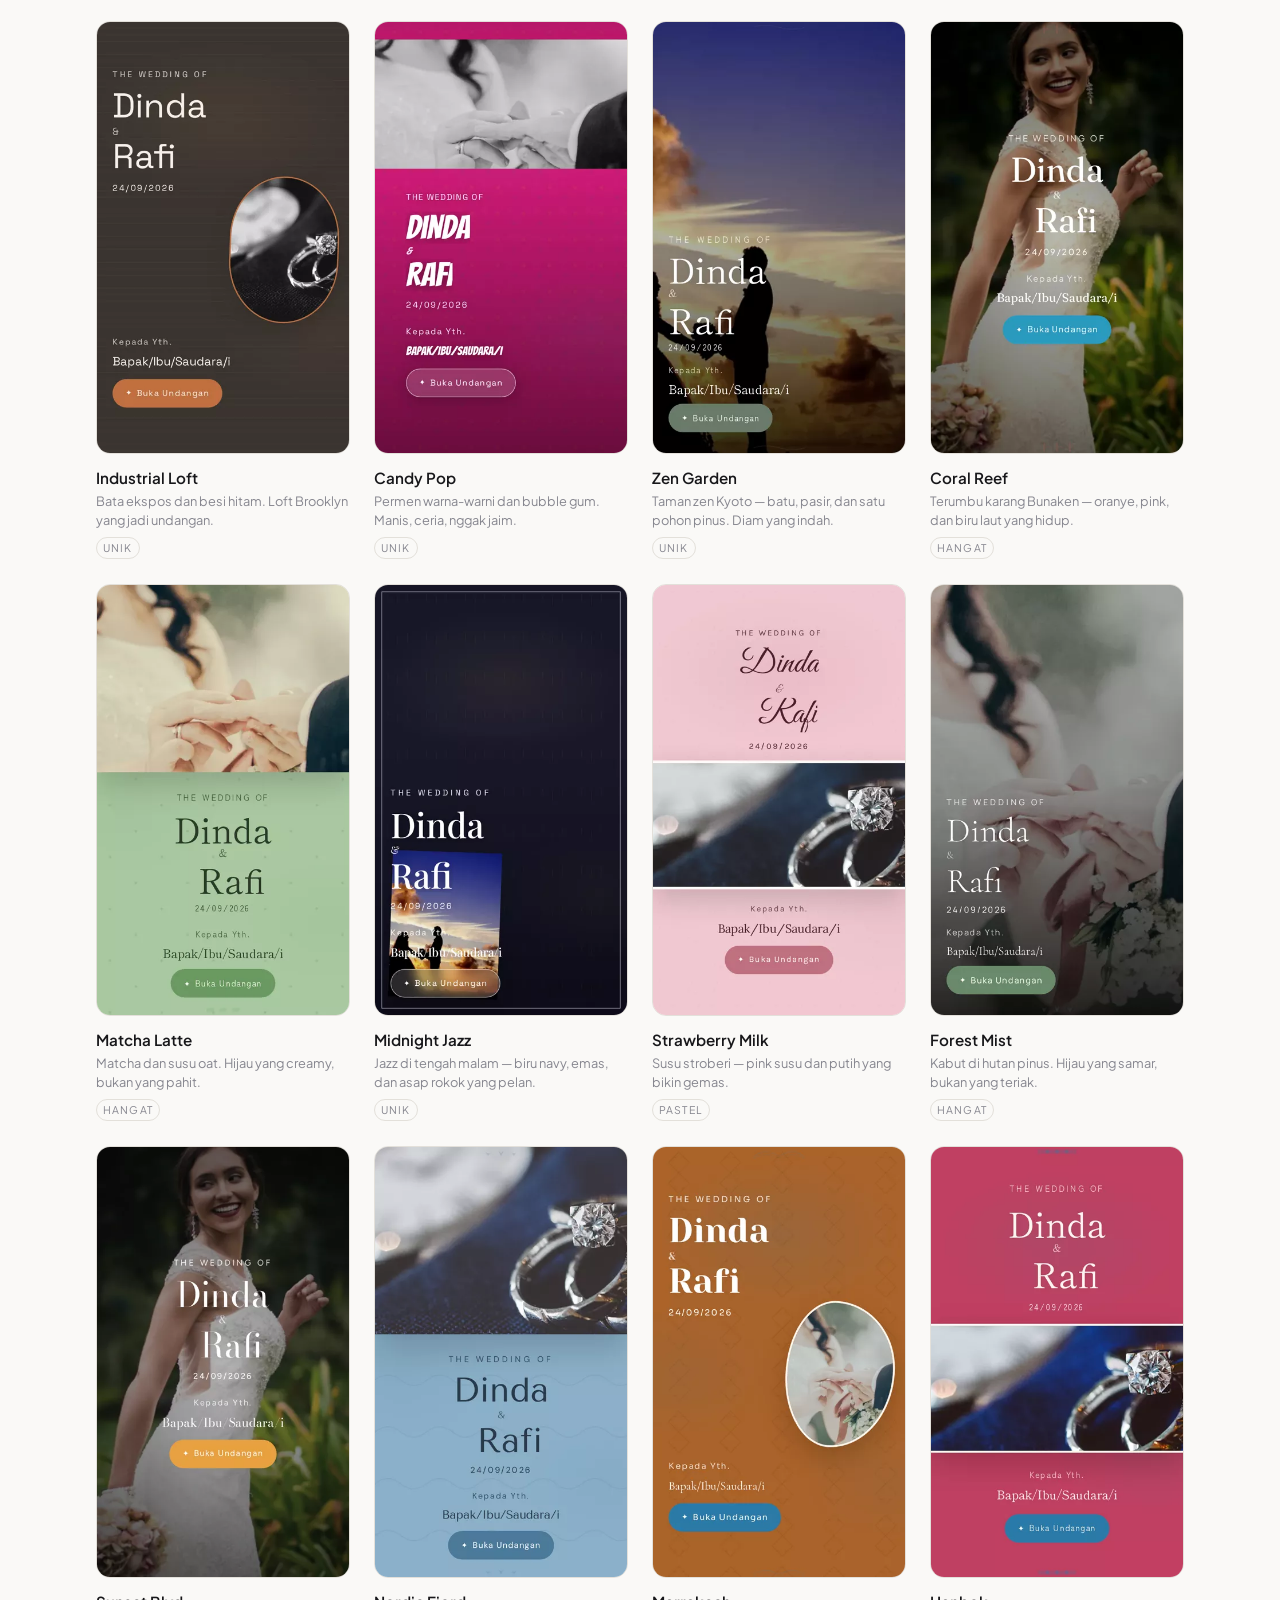
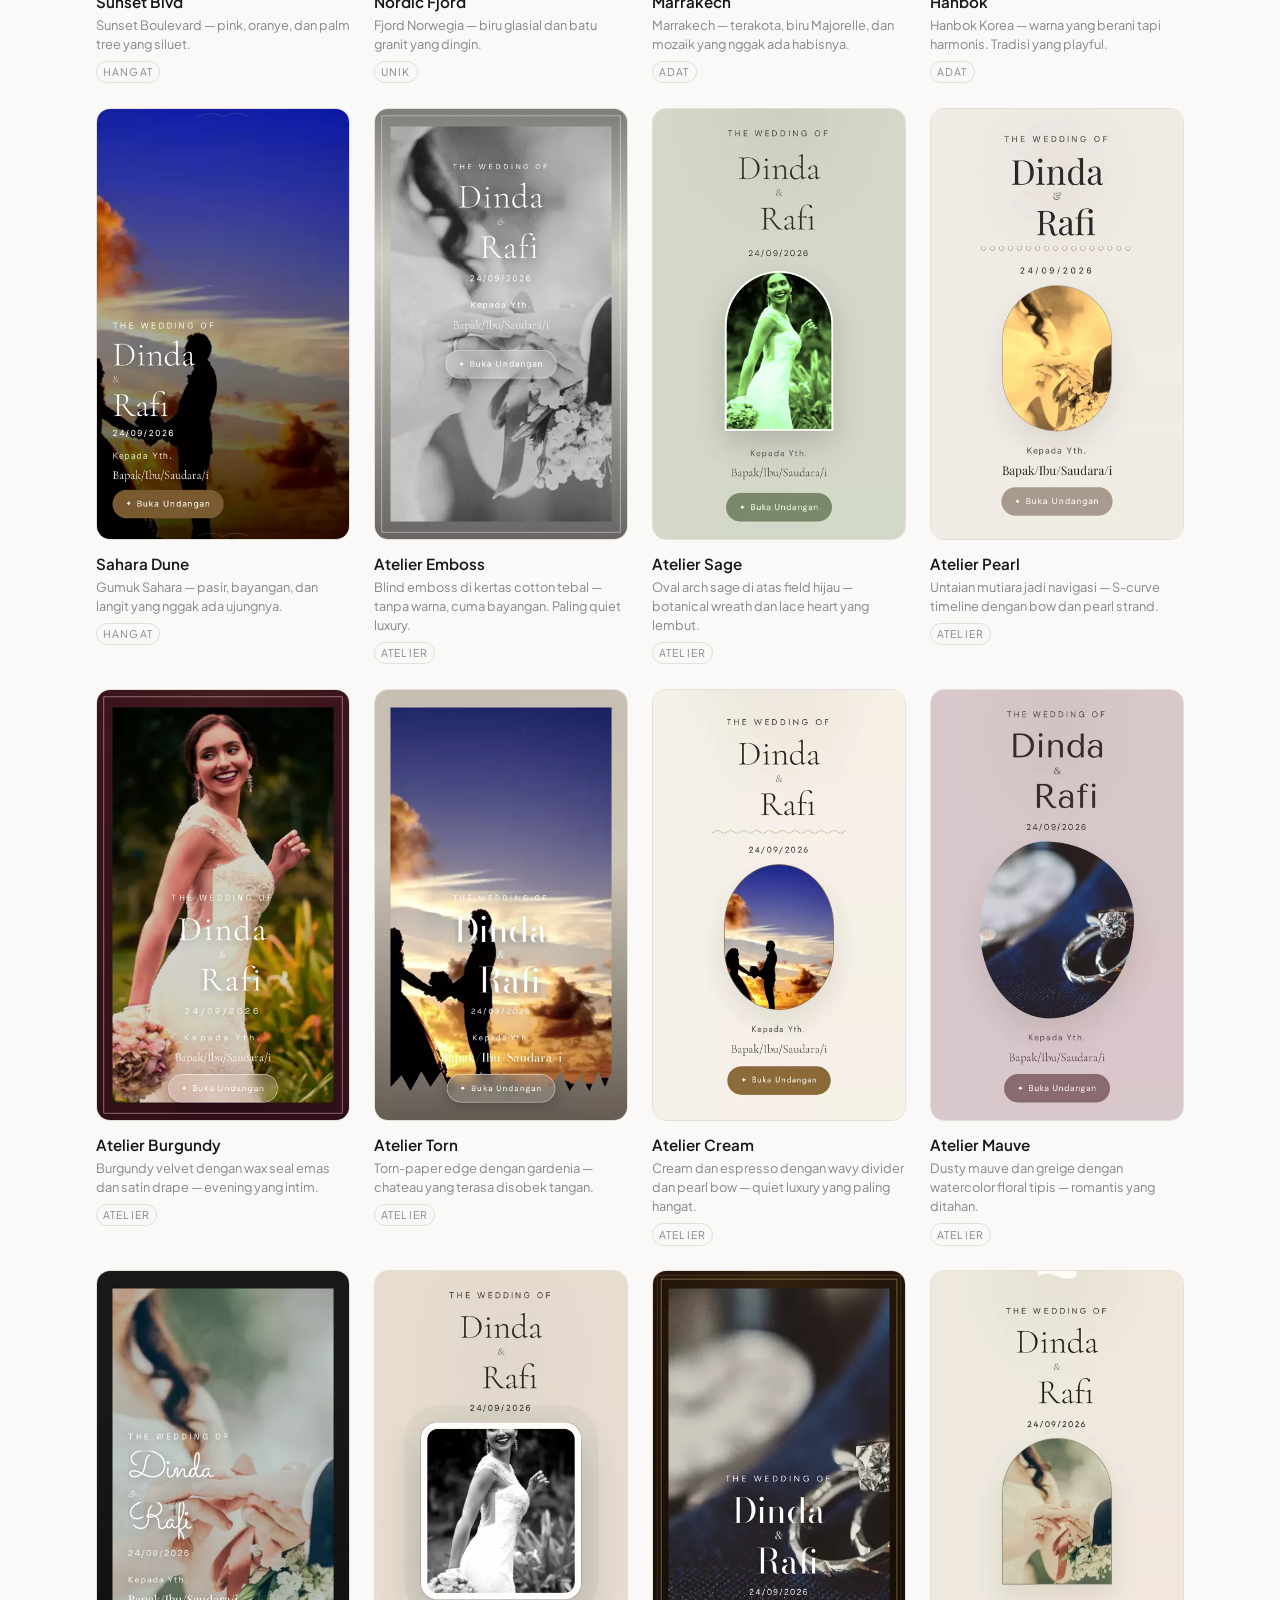
<file: site/galeri.html>
<!doctype html>
<html lang="id">
<head>
<meta charset="utf-8">
<meta name="viewport" content="width=device-width, initial-scale=1">
<title>Galeri — 113 tema Ikat</title>
<meta name="description" content="113 tema undangan pernikahan digital Ikat. Filter per kategori.">
<meta property="og:title" content="Galeri — 113 tema Ikat">
<meta property="og:description" content="113 tema, filter per kategori. Tiap kartu buka undangan sungguhan.">
<meta property="og:type" content="website">
<meta property="og:image" content="https://nurhikam.github.io/ikat/og.png">
<meta property="og:image:width" content="1200">
<meta property="og:image:height" content="630">
<meta name="twitter:card" content="summary_large_image">
<meta name="twitter:image" content="https://nurhikam.github.io/ikat/og.png">
<link rel="preconnect" href="https://fonts.googleapis.com">
<link rel="preconnect" href="https://fonts.gstatic.com" crossorigin>
<link rel="stylesheet" href="https://fonts.googleapis.com/css2?family=Bricolage+Grotesque:opsz,wght@12..96,600;12..96,700&family=Plus+Jakarta+Sans:ital,wght@0,300;0,400;0,500;0,600;1,400&display=swap">
<link rel="stylesheet" href="site.css">
</head>
<body>
<header class="nav">
  <div class="wrap nav__in">
    <a class="nav__logo" href="index.html"><span class="nav__mark" aria-hidden="true"></span>Ikat</a>
    <nav class="nav__links">
      <a href="index.html#tema">Tema</a>
      <a href="index.html#kenapa">Kenapa Ikat</a>
      <a href="index.html#harga">Harga</a>
    </nav>
    <a class="btn btn--primary" href="preview.html?theme=butter" target="_blank" rel="noopener">Coba Demo</a>
  </div>
</header>
<main>
  <section class="sec">
    <div class="wrap">
      <div class="sec__head">
        <h2>Galeri — 113 tema</h2>
        <p>Saring per kategori atau cari. Tiap kartu buka undangan sungguhan.</p>
      </div>
      <div class="gallery__bar">
        <div class="chips">
          <button class="chip chip--on" data-filter="semua">Semua</button>
          <button class="chip" data-filter="atelier">Atelier</button>
          <button class="chip" data-filter="adat">Adat</button>
          <button class="chip" data-filter="pop">Pop Culture</button>
          <button class="chip" data-filter="pastel">Pastel</button>
          <button class="chip" data-filter="hangat">Hangat</button>
          <button class="chip" data-filter="unik">Unik</button>
        </div>
        <input class="gallery__search" type="search" placeholder="Cari: batik, pastel, spiderman…" aria-label="Cari tema">
      </div>
      <p class="gallery__count" aria-live="polite"></p>
      <div class="themes" id="galeri-grid">
        <a class="theme rise" href="preview.html?theme=forest-lace" target="_blank" rel="noopener" data-cat="unik">
          <div class="theme__shot">
            <img src="thumbs/forest-lace.webp" alt="Tema Forest Lace" loading="lazy" decoding="async" width="440" height="749">
          </div>
          <p class="theme__name">Forest Lace</p>
          <p class="theme__blurb">Hijau botani gelap, renda krem, emas antik. Tema pertama Ikat, dan paling formal dari semuanya.</p>
          <span class="theme__tag">unik</span>
        </a>
        <a class="theme rise" href="preview.html?theme=butter" target="_blank" rel="noopener" data-cat="unik">
          <div class="theme__shot">
            <img src="thumbs/butter.webp" alt="Tema Butter" loading="lazy" decoding="async" width="440" height="749">
          </div>
          <p class="theme__name">Butter</p>
          <p class="theme__blurb">Butter yellow dan krim. Warna yang paling disebut buat 2026: hangat tanpa jadi manis.</p>
          <span class="theme__tag">unik</span>
        </a>
        <a class="theme rise" href="preview.html?theme=lilac-haze" target="_blank" rel="noopener" data-cat="unik">
          <div class="theme__shot">
            <img src="thumbs/lilac-haze.webp" alt="Tema Lilac Haze" loading="lazy" decoding="async" width="440" height="749">
          </div>
          <p class="theme__name">Lilac Haze</p>
          <p class="theme__blurb">Lilac lembut di atas putih susu. Paling ringan dari semua tema, buat yang nggak mau undangannya teriak.</p>
          <span class="theme__tag">unik</span>
        </a>
        <a class="theme rise" href="preview.html?theme=rosewater" target="_blank" rel="noopener" data-cat="unik">
          <div class="theme__shot">
            <img src="thumbs/rosewater.webp" alt="Tema Rosewater" loading="lazy" decoding="async" width="440" height="749">
          </div>
          <p class="theme__name">Rosewater</p>
          <p class="theme__blurb">Blush pink dan gading. Klasik romantis, tapi pucat, bukan pink yang bikin silau.</p>
          <span class="theme__tag">unik</span>
        </a>
        <a class="theme rise" href="preview.html?theme=dusty-sage" target="_blank" rel="noopener" data-cat="unik">
          <div class="theme__shot">
            <img src="thumbs/dusty-sage.webp" alt="Tema Dusty Sage" loading="lazy" decoding="async" width="440" height="749">
          </div>
          <p class="theme__name">Dusty Sage</p>
          <p class="theme__blurb">Sage kering dan tulang. Netral yang paling gampang dipakai, cocok buat foto apa pun.</p>
          <span class="theme__tag">unik</span>
        </a>
        <a class="theme rise" href="preview.html?theme=cloud-dancer" target="_blank" rel="noopener" data-cat="unik">
          <div class="theme__shot">
            <img src="thumbs/cloud-dancer.webp" alt="Tema Cloud Dancer" loading="lazy" decoding="async" width="440" height="749">
          </div>
          <p class="theme__name">Cloud Dancer</p>
          <p class="theme__blurb">Dusty blue di atas Cloud Dancer, warna Pantone 2026. Paling adem, paling nggak gender-spesifik.</p>
          <span class="theme__tag">unik</span>
        </a>
        <a class="theme rise" href="preview.html?theme=mocha-mousse" target="_blank" rel="noopener" data-cat="unik">
          <div class="theme__shot">
            <img src="thumbs/mocha-mousse.webp" alt="Tema Mocha Mousse" loading="lazy" decoding="async" width="440" height="749">
          </div>
          <p class="theme__name">Mocha Mousse</p>
          <p class="theme__blurb">Mocha dan karamel. Pantone 2025 yang pindah ke palet nikahan 2026: hangat, mahal, nggak pastel.</p>
          <span class="theme__tag">unik</span>
        </a>
        <a class="theme rise" href="preview.html?theme=noir-editorial" target="_blank" rel="noopener" data-cat="unik">
          <div class="theme__shot">
            <img src="thumbs/noir-editorial.webp" alt="Tema Noir Editorial" loading="lazy" decoding="async" width="440" height="749">
          </div>
          <p class="theme__name">Noir Editorial</p>
          <p class="theme__blurb">Hitam pekat dan gading, tipografi yang jadi bintangnya. Buat pasangan yang nggak mau bunga sama sekali.</p>
          <span class="theme__tag">unik</span>
        </a>
        <a class="theme rise" href="preview.html?theme=terracotta-sun" target="_blank" rel="noopener" data-cat="unik">
          <div class="theme__shot">
            <img src="thumbs/terracotta-sun.webp" alt="Tema Terracotta Sun" loading="lazy" decoding="async" width="440" height="749">
          </div>
          <p class="theme__name">Terracotta Sun</p>
          <p class="theme__blurb">Tanah liat, gerabah, matahari sore. Lengkung gapura yang bikin nuansanya Mediterania.</p>
          <span class="theme__tag">unik</span>
        </a>
        <a class="theme rise" href="preview.html?theme=riso-zine" target="_blank" rel="noopener" data-cat="unik">
          <div class="theme__shot">
            <img src="thumbs/riso-zine.webp" alt="Tema Riso Zine" loading="lazy" decoding="async" width="440" height="749">
          </div>
          <p class="theme__name">Riso Zine</p>
          <p class="theme__blurb">Cetak risograph dua warna, kasar dan berbintik. Paling Gen Z dari semuanya: undangan yang kelihatan kayak poster gig.</p>
          <span class="theme__tag">unik</span>
        </a>
        <a class="theme rise" href="preview.html?theme=pearl-chrome" target="_blank" rel="noopener" data-cat="unik">
          <div class="theme__shot">
            <img src="thumbs/pearl-chrome.webp" alt="Tema Pearl Chrome" loading="lazy" decoding="async" width="440" height="749">
          </div>
          <p class="theme__name">Pearl Chrome</p>
          <p class="theme__blurb">Mutiara, krom, dan kilau iridescent. Y2K yang ditahan, futuristik tapi masih pantas buat akad.</p>
          <span class="theme__tag">unik</span>
        </a>
        <a class="theme rise" href="preview.html?theme=ivory-grace" target="_blank" rel="noopener" data-cat="pastel">
          <div class="theme__shot">
            <img src="thumbs/ivory-grace.webp" alt="Tema Ivory Grace" loading="lazy" decoding="async" width="440" height="749">
          </div>
          <p class="theme__name">Ivory Grace</p>
          <p class="theme__blurb">Gading dan champagne, anggun tanpa usaha. Untuk yang mau klasik yang nggak ngebosenin.</p>
          <span class="theme__tag">pastel</span>
        </a>
        <a class="theme rise" href="preview.html?theme=blush-noir" target="_blank" rel="noopener" data-cat="unik">
          <div class="theme__shot">
            <img src="thumbs/blush-noir.webp" alt="Tema Blush Noir" loading="lazy" decoding="async" width="440" height="749">
          </div>
          <p class="theme__name">Blush Noir</p>
          <p class="theme__blurb">Hitam dan blush, kontras yang berani. Editorial tapi tetap romantis.</p>
          <span class="theme__tag">unik</span>
        </a>
        <a class="theme rise" href="preview.html?theme=champagne-toast" target="_blank" rel="noopener" data-cat="pastel">
          <div class="theme__shot">
            <img src="thumbs/champagne-toast.webp" alt="Tema Champagne Toast" loading="lazy" decoding="async" width="440" height="749">
          </div>
          <p class="theme__name">Champagne Toast</p>
          <p class="theme__blurb">Emas sampanye dan krim. Seperti gelembung yang naik pelan di gelas.</p>
          <span class="theme__tag">pastel</span>
        </a>
        <a class="theme rise" href="preview.html?theme=midnight-rose" target="_blank" rel="noopener" data-cat="unik">
          <div class="theme__shot">
            <img src="thumbs/midnight-rose.webp" alt="Tema Midnight Rose" loading="lazy" decoding="async" width="440" height="749">
          </div>
          <p class="theme__name">Midnight Rose</p>
          <p class="theme__blurb">Navy pekat dan mawar pucat. Malam yang wangi.</p>
          <span class="theme__tag">unik</span>
        </a>
        <a class="theme rise" href="preview.html?theme=linen-whisper" target="_blank" rel="noopener" data-cat="pastel">
          <div class="theme__shot">
            <img src="thumbs/linen-whisper.webp" alt="Tema Linen Whisper" loading="lazy" decoding="async" width="440" height="749">
          </div>
          <p class="theme__name">Linen Whisper</p>
          <p class="theme__blurb">Linen mentah dan sage pucat. Tenang kayak pagi yang belum ada rencana.</p>
          <span class="theme__tag">pastel</span>
        </a>
        <a class="theme rise" href="preview.html?theme=velvet-plum" target="_blank" rel="noopener" data-cat="unik">
          <div class="theme__shot">
            <img src="thumbs/velvet-plum.webp" alt="Tema Velvet Plum" loading="lazy" decoding="async" width="440" height="749">
          </div>
          <p class="theme__name">Velvet Plum</p>
          <p class="theme__blurb">Plum beludru dan gading. Kaya, dalam, nggak malu-malu.</p>
          <span class="theme__tag">unik</span>
        </a>
        <a class="theme rise" href="preview.html?theme=oat-milk" target="_blank" rel="noopener" data-cat="hangat">
          <div class="theme__shot">
            <img src="thumbs/oat-milk.webp" alt="Tema Oat Milk" loading="lazy" decoding="async" width="440" height="749">
          </div>
          <p class="theme__name">Oat Milk</p>
          <p class="theme__blurb">Oat, almond, dan kayu manis. Hangat kayak pelukan.</p>
          <span class="theme__tag">hangat</span>
        </a>
        <a class="theme rise" href="preview.html?theme=celestial" target="_blank" rel="noopener" data-cat="unik">
          <div class="theme__shot">
            <img src="thumbs/celestial.webp" alt="Tema Celestial" loading="lazy" decoding="async" width="440" height="749">
          </div>
          <p class="theme__name">Celestial</p>
          <p class="theme__blurb">Biru langit senja dan bintang. Untuk janji yang ditulis di langit.</p>
          <span class="theme__tag">unik</span>
        </a>
        <a class="theme rise" href="preview.html?theme=peach-fuzz" target="_blank" rel="noopener" data-cat="pastel">
          <div class="theme__shot">
            <img src="thumbs/peach-fuzz.webp" alt="Tema Peach Fuzz" loading="lazy" decoding="async" width="440" height="749">
          </div>
          <p class="theme__name">Peach Fuzz</p>
          <p class="theme__blurb">Peach Pantone 2024 yang masih manis di 2026. Lembut, optimis, nggak norak.</p>
          <span class="theme__tag">pastel</span>
        </a>
        <a class="theme rise" href="preview.html?theme=ink-wash" target="_blank" rel="noopener" data-cat="unik">
          <div class="theme__shot">
            <img src="thumbs/ink-wash.webp" alt="Tema Ink Wash" loading="lazy" decoding="async" width="440" height="749">
          </div>
          <p class="theme__name">Ink Wash</p>
          <p class="theme__blurb">Tinta sumi-e dan kertas washi. Minimal Jepang yang nggak dingin.</p>
          <span class="theme__tag">unik</span>
        </a>
        <a class="theme rise" href="preview.html?theme=batik-solo" target="_blank" rel="noopener" data-cat="adat">
          <div class="theme__shot">
            <img src="thumbs/batik-solo.webp" alt="Tema Batik Solo" loading="lazy" decoding="async" width="440" height="749">
          </div>
          <p class="theme__name">Batik Solo</p>
          <p class="theme__blurb">Sogan Solo dan indigo. Batik tulis yang nggak perlu dijelaskan.</p>
          <span class="theme__tag">adat</span>
        </a>
        <a class="theme rise" href="preview.html?theme=kebaya-velvet" target="_blank" rel="noopener" data-cat="adat">
          <div class="theme__shot">
            <img src="thumbs/kebaya-velvet.webp" alt="Tema Kebaya Velvet" loading="lazy" decoding="async" width="440" height="749">
          </div>
          <p class="theme__name">Kebaya Velvet</p>
          <p class="theme__blurb">Beludru maroon dan brokat emas. Kebaya encim yang jadi undangan.</p>
          <span class="theme__tag">adat</span>
        </a>
        <a class="theme rise" href="preview.html?theme=bali-lotus" target="_blank" rel="noopener" data-cat="adat">
          <div class="theme__shot">
            <img src="thumbs/bali-lotus.webp" alt="Tema Bali Lotus" loading="lazy" decoding="async" width="440" height="749">
          </div>
          <p class="theme__name">Bali Lotus</p>
          <p class="theme__blurb">Teratai, batu candi, dan matahari Bali jam 6 pagi.</p>
          <span class="theme__tag">adat</span>
        </a>
        <a class="theme rise" href="preview.html?theme=jogja-senja" target="_blank" rel="noopener" data-cat="adat">
          <div class="theme__shot">
            <img src="thumbs/jogja-senja.webp" alt="Tema Jogja Senja" loading="lazy" decoding="async" width="440" height="749">
          </div>
          <p class="theme__name">Jogja Senja</p>
          <p class="theme__blurb">Senja Malioboro dan andong. Oranye bata yang bikin kangen pulang.</p>
          <span class="theme__tag">adat</span>
        </a>
        <a class="theme rise" href="preview.html?theme=minang-songket" target="_blank" rel="noopener" data-cat="adat">
          <div class="theme__shot">
            <img src="thumbs/minang-songket.webp" alt="Tema Minang Songket" loading="lazy" decoding="async" width="440" height="749">
          </div>
          <p class="theme__name">Minang Songket</p>
          <p class="theme__blurb">Songket Pandai Sikek — emas, merah, dan hitam. Adat yang nggak kompromi.</p>
          <span class="theme__tag">adat</span>
        </a>
        <a class="theme rise" href="preview.html?theme=sasak-tenun" target="_blank" rel="noopener" data-cat="adat">
          <div class="theme__shot">
            <img src="thumbs/sasak-tenun.webp" alt="Tema Sasak Tenun" loading="lazy" decoding="async" width="440" height="749">
          </div>
          <p class="theme__name">Sasak Tenun</p>
          <p class="theme__blurb">Tenun Lombok — biru laut, pasir, dan benang yang dipintal tangan.</p>
          <span class="theme__tag">adat</span>
        </a>
        <a class="theme rise" href="preview.html?theme=toraja-ukir" target="_blank" rel="noopener" data-cat="adat">
          <div class="theme__shot">
            <img src="thumbs/toraja-ukir.webp" alt="Tema Toraja Ukir" loading="lazy" decoding="async" width="440" height="749">
          </div>
          <p class="theme__name">Toraja Ukir</p>
          <p class="theme__blurb">Ukiran Toraja — merah darah, hitam arang, dan emas yang diukir di kayu.</p>
          <span class="theme__tag">adat</span>
        </a>
        <a class="theme rise" href="preview.html?theme=dayak-borneo" target="_blank" rel="noopener" data-cat="adat">
          <div class="theme__shot">
            <img src="thumbs/dayak-borneo.webp" alt="Tema Dayak Borneo" loading="lazy" decoding="async" width="440" height="749">
          </div>
          <p class="theme__name">Dayak Borneo</p>
          <p class="theme__blurb">Hutan Kalimantan — hijau dalam, kayu ulin, dan motif Dayak yang tajam.</p>
          <span class="theme__tag">adat</span>
        </a>
        <a class="theme rise" href="preview.html?theme=palembang-songket" target="_blank" rel="noopener" data-cat="adat">
          <div class="theme__shot">
            <img src="thumbs/palembang-songket.webp" alt="Tema Palembang Songket" loading="lazy" decoding="async" width="440" height="749">
          </div>
          <p class="theme__name">Palembang Songket</p>
          <p class="theme__blurb">Songket Palembang — merah maroon dan benang emas yang ditenun berhari-hari.</p>
          <span class="theme__tag">adat</span>
        </a>
        <a class="theme rise" href="preview.html?theme=betawi-ondel" target="_blank" rel="noopener" data-cat="adat">
          <div class="theme__shot">
            <img src="thumbs/betawi-ondel.webp" alt="Tema Betawi Ondel" loading="lazy" decoding="async" width="440" height="749">
          </div>
          <p class="theme__name">Betawi Ondel</p>
          <p class="theme__blurb">Ondel-ondel — merah, kuning, dan ceria Jakarta yang nggak pernah tidur.</p>
          <span class="theme__tag">adat</span>
        </a>
        <a class="theme rise" href="preview.html?theme=spiderman" target="_blank" rel="noopener" data-cat="pop">
          <div class="theme__shot">
            <img src="thumbs/spiderman.webp" alt="Tema Spiderman" loading="lazy" decoding="async" width="440" height="749">
          </div>
          <p class="theme__name">Spiderman</p>
          <p class="theme__blurb">Merah, biru, dan jaring laba-laba. With great love comes great responsibility.</p>
          <span class="theme__tag">pop</span>
        </a>
        <a class="theme rise" href="preview.html?theme=barbie-dream" target="_blank" rel="noopener" data-cat="pop">
          <div class="theme__shot">
            <img src="thumbs/barbie-dream.webp" alt="Tema Barbie Dream" loading="lazy" decoding="async" width="440" height="749">
          </div>
          <p class="theme__name">Barbie Dream</p>
          <p class="theme__blurb">Pink Barbie yang ikonik. Hi Barbie! Hi Ken! Selamat menikah!</p>
          <span class="theme__tag">pop</span>
        </a>
        <a class="theme rise" href="preview.html?theme=ghibli-breeze" target="_blank" rel="noopener" data-cat="pop">
          <div class="theme__shot">
            <img src="thumbs/ghibli-breeze.webp" alt="Tema Ghibli Breeze" loading="lazy" decoding="async" width="440" height="749">
          </div>
          <p class="theme__name">Ghibli Breeze</p>
          <p class="theme__blurb">Angin Totoro dan langit Laputa. Lembut, hangat, penuh keajaiban kecil.</p>
          <span class="theme__tag">pop</span>
        </a>
        <a class="theme rise" href="preview.html?theme=harry-potter" target="_blank" rel="noopener" data-cat="pop">
          <div class="theme__shot">
            <img src="thumbs/harry-potter.webp" alt="Tema Hogwarts Letter" loading="lazy" decoding="async" width="440" height="749">
          </div>
          <p class="theme__name">Hogwarts Letter</p>
          <p class="theme__blurb">Surat dari Hogwarts — perkamen, lilin segel, dan sihir yang jadi nyata.</p>
          <span class="theme__tag">pop</span>
        </a>
        <a class="theme rise" href="preview.html?theme=one-piece" target="_blank" rel="noopener" data-cat="pop">
          <div class="theme__shot">
            <img src="thumbs/one-piece.webp" alt="Tema One Piece" loading="lazy" decoding="async" width="440" height="749">
          </div>
          <p class="theme__name">One Piece</p>
          <p class="theme__blurb">Topi jerami dan lautan luas. Petualangan terbesar adalah menikah!</p>
          <span class="theme__tag">pop</span>
        </a>
        <a class="theme rise" href="preview.html?theme=minecraft" target="_blank" rel="noopener" data-cat="pop">
          <div class="theme__shot">
            <img src="thumbs/minecraft.webp" alt="Tema Minecraft" loading="lazy" decoding="async" width="440" height="749">
          </div>
          <p class="theme__name">Minecraft</p>
          <p class="theme__blurb">Kotak-kotak dan piksel. Crafting cinta, block by block.</p>
          <span class="theme__tag">pop</span>
        </a>
        <a class="theme rise" href="preview.html?theme=sailor-moon" target="_blank" rel="noopener" data-cat="pop">
          <div class="theme__shot">
            <img src="thumbs/sailor-moon.webp" alt="Tema Sailor Moon" loading="lazy" decoding="async" width="440" height="749">
          </div>
          <p class="theme__name">Sailor Moon</p>
          <p class="theme__blurb">Bulan, bintang, dan kekuatan cinta. In the name of the moon!</p>
          <span class="theme__tag">pop</span>
        </a>
        <a class="theme rise" href="preview.html?theme=star-wars" target="_blank" rel="noopener" data-cat="pop">
          <div class="theme__shot">
            <img src="thumbs/star-wars.webp" alt="Tema Star Wars" loading="lazy" decoding="async" width="440" height="749">
          </div>
          <p class="theme__name">Star Wars</p>
          <p class="theme__blurb">Di galaksi yang jauh. May the love be with you.</p>
          <span class="theme__tag">pop</span>
        </a>
        <a class="theme rise" href="preview.html?theme=pokemon" target="_blank" rel="noopener" data-cat="pop">
          <div class="theme__shot">
            <img src="thumbs/pokemon.webp" alt="Tema Pokemon" loading="lazy" decoding="async" width="440" height="749">
          </div>
          <p class="theme__name">Pokemon</p>
          <p class="theme__blurb">Gotta catch &#x27;em all — termasuk jodoh! Pika pika!</p>
          <span class="theme__tag">pop</span>
        </a>
        <a class="theme rise" href="preview.html?theme=disney-castle" target="_blank" rel="noopener" data-cat="pop">
          <div class="theme__shot">
            <img src="thumbs/disney-castle.webp" alt="Tema Disney Castle" loading="lazy" decoding="async" width="440" height="749">
          </div>
          <p class="theme__name">Disney Castle</p>
          <p class="theme__blurb">Kastil Disney dan fireworks. Happily ever after yang beneran.</p>
          <span class="theme__tag">pop</span>
        </a>
        <a class="theme rise" href="preview.html?theme=cherry-blossom" target="_blank" rel="noopener" data-cat="pastel">
          <div class="theme__shot">
            <img src="thumbs/cherry-blossom.webp" alt="Tema Cherry Blossom" loading="lazy" decoding="async" width="440" height="749">
          </div>
          <p class="theme__name">Cherry Blossom</p>
          <p class="theme__blurb">Sakura yang gugur pelan. Hanami yang jadi janji seumur hidup.</p>
          <span class="theme__tag">pastel</span>
        </a>
        <a class="theme rise" href="preview.html?theme=lavender-field" target="_blank" rel="noopener" data-cat="pastel">
          <div class="theme__shot">
            <img src="thumbs/lavender-field.webp" alt="Tema Lavender Field" loading="lazy" decoding="async" width="440" height="749">
          </div>
          <p class="theme__name">Lavender Field</p>
          <p class="theme__blurb">Ladang lavender Provence. Ungu yang bikin napas jadi pelan.</p>
          <span class="theme__tag">pastel</span>
        </a>
        <a class="theme rise" href="preview.html?theme=olive-grove" target="_blank" rel="noopener" data-cat="hangat">
          <div class="theme__shot">
            <img src="thumbs/olive-grove.webp" alt="Tema Olive Grove" loading="lazy" decoding="async" width="440" height="749">
          </div>
          <p class="theme__name">Olive Grove</p>
          <p class="theme__blurb">Kebun zaitun Tuscany. Hijau yang matang, bukan yang mentah.</p>
          <span class="theme__tag">hangat</span>
        </a>
        <a class="theme rise" href="preview.html?theme=desert-bloom" target="_blank" rel="noopener" data-cat="hangat">
          <div class="theme__shot">
            <img src="thumbs/desert-bloom.webp" alt="Tema Desert Bloom" loading="lazy" decoding="async" width="440" height="749">
          </div>
          <p class="theme__name">Desert Bloom</p>
          <p class="theme__blurb">Bunga yang mekar di gurun. Cantik karena nggak gampang.</p>
          <span class="theme__tag">hangat</span>
        </a>
        <a class="theme rise" href="preview.html?theme=ocean-depth" target="_blank" rel="noopener" data-cat="hangat">
          <div class="theme__shot">
            <img src="thumbs/ocean-depth.webp" alt="Tema Ocean Depth" loading="lazy" decoding="async" width="440" height="749">
          </div>
          <p class="theme__name">Ocean Depth</p>
          <p class="theme__blurb">Biru laut dalam dan mutiara. Dalam, tenang, nggak berisik.</p>
          <span class="theme__tag">hangat</span>
        </a>
        <a class="theme rise" href="preview.html?theme=autumn-maple" target="_blank" rel="noopener" data-cat="hangat">
          <div class="theme__shot">
            <img src="thumbs/autumn-maple.webp" alt="Tema Autumn Maple" loading="lazy" decoding="async" width="440" height="749">
          </div>
          <p class="theme__name">Autumn Maple</p>
          <p class="theme__blurb">Daun maple yang memerah. Musim gugur yang nggak ada di Indonesia, tapi dirindukan.</p>
          <span class="theme__tag">hangat</span>
        </a>
        <a class="theme rise" href="preview.html?theme=moss-stone" target="_blank" rel="noopener" data-cat="hangat">
          <div class="theme__shot">
            <img src="thumbs/moss-stone.webp" alt="Tema Moss Stone" loading="lazy" decoding="async" width="440" height="749">
          </div>
          <p class="theme__name">Moss Stone</p>
          <p class="theme__blurb">Lumut di batu candi. Hijau yang udah ada ratusan tahun.</p>
          <span class="theme__tag">hangat</span>
        </a>
        <a class="theme rise" href="preview.html?theme=sunflower" target="_blank" rel="noopener" data-cat="hangat">
          <div class="theme__shot">
            <img src="thumbs/sunflower.webp" alt="Tema Sunflower" loading="lazy" decoding="async" width="440" height="749">
          </div>
          <p class="theme__name">Sunflower</p>
          <p class="theme__blurb">Bunga matahari yang ngadep matahari. Kuning yang bikin senyum.</p>
          <span class="theme__tag">hangat</span>
        </a>
        <a class="theme rise" href="preview.html?theme=eucalyptus" target="_blank" rel="noopener" data-cat="pastel">
          <div class="theme__shot">
            <img src="thumbs/eucalyptus.webp" alt="Tema Eucalyptus" loading="lazy" decoding="async" width="440" height="749">
          </div>
          <p class="theme__name">Eucalyptus</p>
          <p class="theme__blurb">Daun eucalyptus dan linen. Segar, bersih, modern yang nggak dingin.</p>
          <span class="theme__tag">pastel</span>
        </a>
        <a class="theme rise" href="preview.html?theme=wheat-field" target="_blank" rel="noopener" data-cat="hangat">
          <div class="theme__shot">
            <img src="thumbs/wheat-field.webp" alt="Tema Wheat Field" loading="lazy" decoding="async" width="440" height="749">
          </div>
          <p class="theme__name">Wheat Field</p>
          <p class="theme__blurb">Ladang gandum yang menguning. Panen cinta yang ditunggu lama.</p>
          <span class="theme__tag">hangat</span>
        </a>
        <a class="theme rise" href="preview.html?theme=gold-leaf" target="_blank" rel="noopener" data-cat="unik">
          <div class="theme__shot">
            <img src="thumbs/gold-leaf.webp" alt="Tema Gold Leaf" loading="lazy" decoding="async" width="440" height="749">
          </div>
          <p class="theme__name">Gold Leaf</p>
          <p class="theme__blurb">Daun emas di atas marmer. Mewah yang nggak perlu teriak.</p>
          <span class="theme__tag">unik</span>
        </a>
        <a class="theme rise" href="preview.html?theme=pearl-diver" target="_blank" rel="noopener" data-cat="pastel">
          <div class="theme__shot">
            <img src="thumbs/pearl-diver.webp" alt="Tema Pearl Diver" loading="lazy" decoding="async" width="440" height="749">
          </div>
          <p class="theme__name">Pearl Diver</p>
          <p class="theme__blurb">Mutiara Lombok dan sutra. Kilau yang cuma kelihatan kalau diperhatiin.</p>
          <span class="theme__tag">pastel</span>
        </a>
        <a class="theme rise" href="preview.html?theme=crystal-ice" target="_blank" rel="noopener" data-cat="hangat">
          <div class="theme__shot">
            <img src="thumbs/crystal-ice.webp" alt="Tema Crystal Ice" loading="lazy" decoding="async" width="440" height="749">
          </div>
          <p class="theme__name">Crystal Ice</p>
          <p class="theme__blurb">Kristal es dan perak. Dingin yang elegan, bukan yang cuek.</p>
          <span class="theme__tag">hangat</span>
        </a>
        <a class="theme rise" href="preview.html?theme=ruby-gala" target="_blank" rel="noopener" data-cat="unik">
          <div class="theme__shot">
            <img src="thumbs/ruby-gala.webp" alt="Tema Ruby Gala" loading="lazy" decoding="async" width="440" height="749">
          </div>
          <p class="theme__name">Ruby Gala</p>
          <p class="theme__blurb">Merah ruby dan beludru. Karpet merah untuk dua orang.</p>
          <span class="theme__tag">unik</span>
        </a>
        <a class="theme rise" href="preview.html?theme=emerald-cut" target="_blank" rel="noopener" data-cat="unik">
          <div class="theme__shot">
            <img src="thumbs/emerald-cut.webp" alt="Tema Emerald Cut" loading="lazy" decoding="async" width="440" height="749">
          </div>
          <p class="theme__name">Emerald Cut</p>
          <p class="theme__blurb">Potongan emerald dan platinum. Berlian yang nggak perlu kotak.</p>
          <span class="theme__tag">unik</span>
        </a>
        <a class="theme rise" href="preview.html?theme=champagne-gold" target="_blank" rel="noopener" data-cat="unik">
          <div class="theme__shot">
            <img src="thumbs/champagne-gold.webp" alt="Tema Champagne Gold" loading="lazy" decoding="async" width="440" height="749">
          </div>
          <p class="theme__name">Champagne Gold</p>
          <p class="theme__blurb">Sampanye dan emas 24 karat. Toast untuk selamanya.</p>
          <span class="theme__tag">unik</span>
        </a>
        <a class="theme rise" href="preview.html?theme=velvet-midnight" target="_blank" rel="noopener" data-cat="unik">
          <div class="theme__shot">
            <img src="thumbs/velvet-midnight.webp" alt="Tema Velvet Midnight" loading="lazy" decoding="async" width="440" height="749">
          </div>
          <p class="theme__name">Velvet Midnight</p>
          <p class="theme__blurb">Beludru tengah malam dan cahaya lilin. Intim, hangat, nggak ramai.</p>
          <span class="theme__tag">unik</span>
        </a>
        <a class="theme rise" href="preview.html?theme=art-deco-gold" target="_blank" rel="noopener" data-cat="unik">
          <div class="theme__shot">
            <img src="thumbs/art-deco-gold.webp" alt="Tema Art Deco Gold" loading="lazy" decoding="async" width="440" height="749">
          </div>
          <p class="theme__name">Art Deco Gold</p>
          <p class="theme__blurb">Gatsby dan geometri emas. Pesta yang nggak pernah selesai.</p>
          <span class="theme__tag">unik</span>
        </a>
        <a class="theme rise" href="preview.html?theme=rose-gold" target="_blank" rel="noopener" data-cat="pastel">
          <div class="theme__shot">
            <img src="thumbs/rose-gold.webp" alt="Tema Rose Gold" loading="lazy" decoding="async" width="440" height="749">
          </div>
          <p class="theme__name">Rose Gold</p>
          <p class="theme__blurb">Rose gold dan blush. Logam yang paling romantis.</p>
          <span class="theme__tag">pastel</span>
        </a>
        <a class="theme rise" href="preview.html?theme=platinum" target="_blank" rel="noopener" data-cat="unik">
          <div class="theme__shot">
            <img src="thumbs/platinum.webp" alt="Tema Platinum" loading="lazy" decoding="async" width="440" height="749">
          </div>
          <p class="theme__name">Platinum</p>
          <p class="theme__blurb">Platinum dan berlian. Nggak perlu warna kalau potongannya sempurna.</p>
          <span class="theme__tag">unik</span>
        </a>
        <a class="theme rise" href="preview.html?theme=mono-ink" target="_blank" rel="noopener" data-cat="unik">
          <div class="theme__shot">
            <img src="thumbs/mono-ink.webp" alt="Tema Mono Ink" loading="lazy" decoding="async" width="440" height="749">
          </div>
          <p class="theme__name">Mono Ink</p>
          <p class="theme__blurb">Hitam, putih, dan satu garis. Nggak ada yang disembunyiin.</p>
          <span class="theme__tag">unik</span>
        </a>
        <a class="theme rise" href="preview.html?theme=paper-cut" target="_blank" rel="noopener" data-cat="unik">
          <div class="theme__shot">
            <img src="thumbs/paper-cut.webp" alt="Tema Paper Cut" loading="lazy" decoding="async" width="440" height="749">
          </div>
          <p class="theme__name">Paper Cut</p>
          <p class="theme__blurb">Kertas yang dipotong tangan. Bayangan yang jadi hiasan.</p>
          <span class="theme__tag">unik</span>
        </a>
        <a class="theme rise" href="preview.html?theme=neo-brutalist" target="_blank" rel="noopener" data-cat="unik">
          <div class="theme__shot">
            <img src="thumbs/neo-brutalist.webp" alt="Tema Neo Brutalist" loading="lazy" decoding="async" width="440" height="749">
          </div>
          <p class="theme__name">Neo Brutalist</p>
          <p class="theme__blurb">Beton, garis tebal, dan warna yang nabrak. Nggak minta maaf.</p>
          <span class="theme__tag">unik</span>
        </a>
        <a class="theme rise" href="preview.html?theme=soft-clay" target="_blank" rel="noopener" data-cat="unik">
          <div class="theme__shot">
            <img src="thumbs/soft-clay.webp" alt="Tema Soft Clay" loading="lazy" decoding="async" width="440" height="749">
          </div>
          <p class="theme__name">Soft Clay</p>
          <p class="theme__blurb">Tanah liat yang masih lembek. Bentuk yang belum selesai, tapi udah cantik.</p>
          <span class="theme__tag">unik</span>
        </a>
        <a class="theme rise" href="preview.html?theme=glass-morphism" target="_blank" rel="noopener" data-cat="unik">
          <div class="theme__shot">
            <img src="thumbs/glass-morphism.webp" alt="Tema Glass Morphism" loading="lazy" decoding="async" width="440" height="749">
          </div>
          <p class="theme__name">Glass Morphism</p>
          <p class="theme__blurb">Kaca buram dan cahaya yang dibiaskan. Masa depan yang lembut.</p>
          <span class="theme__tag">unik</span>
        </a>
        <a class="theme rise" href="preview.html?theme=wabi-sabi" target="_blank" rel="noopener" data-cat="hangat">
          <div class="theme__shot">
            <img src="thumbs/wabi-sabi.webp" alt="Tema Wabi Sabi" loading="lazy" decoding="async" width="440" height="749">
          </div>
          <p class="theme__name">Wabi Sabi</p>
          <p class="theme__blurb">Retak yang disengaja. Cantik karena nggak sempurna.</p>
          <span class="theme__tag">hangat</span>
        </a>
        <a class="theme rise" href="preview.html?theme=bauhaus" target="_blank" rel="noopener" data-cat="unik">
          <div class="theme__shot">
            <img src="thumbs/bauhaus.webp" alt="Tema Bauhaus" loading="lazy" decoding="async" width="440" height="749">
          </div>
          <p class="theme__name">Bauhaus</p>
          <p class="theme__blurb">Merah, biru, kuning — dan garis yang jujur. Bentuk ikut fungsi.</p>
          <span class="theme__tag">unik</span>
        </a>
        <a class="theme rise" href="preview.html?theme=memphis-milano" target="_blank" rel="noopener" data-cat="unik">
          <div class="theme__shot">
            <img src="thumbs/memphis-milano.webp" alt="Tema Memphis Milano" loading="lazy" decoding="async" width="440" height="749">
          </div>
          <p class="theme__name">Memphis Milano</p>
          <p class="theme__blurb">Memphis Milano 1981 — warna yang tabrakan dengan sengaja. Joyful chaos.</p>
          <span class="theme__tag">unik</span>
        </a>
        <a class="theme rise" href="preview.html?theme=scandi-hygge" target="_blank" rel="noopener" data-cat="unik">
          <div class="theme__shot">
            <img src="thumbs/scandi-hygge.webp" alt="Tema Scandi Hygge" loading="lazy" decoding="async" width="440" height="749">
          </div>
          <p class="theme__name">Scandi Hygge</p>
          <p class="theme__blurb">Hygge — cahaya lilin, selimut wol, dan nggak buru-buru.</p>
          <span class="theme__tag">unik</span>
        </a>
        <a class="theme rise" href="preview.html?theme=japandi" target="_blank" rel="noopener" data-cat="unik">
          <div class="theme__shot">
            <img src="thumbs/japandi.webp" alt="Tema Japandi" loading="lazy" decoding="async" width="440" height="749">
          </div>
          <p class="theme__name">Japandi</p>
          <p class="theme__blurb">Jepang + Skandinavia. Kayu terang, garis bersih, dan ruang yang bernapas.</p>
          <span class="theme__tag">unik</span>
        </a>
        <a class="theme rise" href="preview.html?theme=spring-meadow" target="_blank" rel="noopener" data-cat="hangat">
          <div class="theme__shot">
            <img src="thumbs/spring-meadow.webp" alt="Tema Spring Meadow" loading="lazy" decoding="async" width="440" height="749">
          </div>
          <p class="theme__name">Spring Meadow</p>
          <p class="theme__blurb">Padang bunga musim semi. Hijau muda dan kuning yang baru mekar.</p>
          <span class="theme__tag">hangat</span>
        </a>
        <a class="theme rise" href="preview.html?theme=summer-heat" target="_blank" rel="noopener" data-cat="hangat">
          <div class="theme__shot">
            <img src="thumbs/summer-heat.webp" alt="Tema Summer Heat" loading="lazy" decoding="async" width="440" height="749">
          </div>
          <p class="theme__name">Summer Heat</p>
          <p class="theme__blurb">Panas musim panas yang bikin rindu. Oranye, kuning, dan es teh manis.</p>
          <span class="theme__tag">hangat</span>
        </a>
        <a class="theme rise" href="preview.html?theme=winter-frost" target="_blank" rel="noopener" data-cat="unik">
          <div class="theme__shot">
            <img src="thumbs/winter-frost.webp" alt="Tema Winter Frost" loading="lazy" decoding="async" width="440" height="749">
          </div>
          <p class="theme__name">Winter Frost</p>
          <p class="theme__blurb">Embun beku pagi hari. Putih, perak, dan biru yang bikin merinding.</p>
          <span class="theme__tag">unik</span>
        </a>
        <a class="theme rise" href="preview.html?theme=monsoon-rain" target="_blank" rel="noopener" data-cat="unik">
          <div class="theme__shot">
            <img src="thumbs/monsoon-rain.webp" alt="Tema Monsoon Rain" loading="lazy" decoding="async" width="440" height="749">
          </div>
          <p class="theme__name">Monsoon Rain</p>
          <p class="theme__blurb">Hujan monsun dan teh hangat. Abu-abu yang justru bikin nyaman.</p>
          <span class="theme__tag">unik</span>
        </a>
        <a class="theme rise" href="preview.html?theme=golden-hour" target="_blank" rel="noopener" data-cat="hangat">
          <div class="theme__shot">
            <img src="thumbs/golden-hour.webp" alt="Tema Golden Hour" loading="lazy" decoding="async" width="440" height="749">
          </div>
          <p class="theme__name">Golden Hour</p>
          <p class="theme__blurb">Jam emas sebelum matahari tenggelam. Cahaya yang bikin semua orang cantik.</p>
          <span class="theme__tag">hangat</span>
        </a>
        <a class="theme rise" href="preview.html?theme=misty-morning" target="_blank" rel="noopener" data-cat="unik">
          <div class="theme__shot">
            <img src="thumbs/misty-morning.webp" alt="Tema Misty Morning" loading="lazy" decoding="async" width="440" height="749">
          </div>
          <p class="theme__name">Misty Morning</p>
          <p class="theme__blurb">Kabut pagi di pegunungan. Putih susu yang bikin dunia jadi pelan.</p>
          <span class="theme__tag">unik</span>
        </a>
        <a class="theme rise" href="preview.html?theme=tropical-sunset" target="_blank" rel="noopener" data-cat="hangat">
          <div class="theme__shot">
            <img src="thumbs/tropical-sunset.webp" alt="Tema Tropical Sunset" loading="lazy" decoding="async" width="440" height="749">
          </div>
          <p class="theme__name">Tropical Sunset</p>
          <p class="theme__blurb">Sunset Bali yang bikin semua orang berhenti buat foto. Oranye, pink, ungu.</p>
          <span class="theme__tag">hangat</span>
        </a>
        <a class="theme rise" href="preview.html?theme=midnight-garden" target="_blank" rel="noopener" data-cat="unik">
          <div class="theme__shot">
            <img src="thumbs/midnight-garden.webp" alt="Tema Midnight Garden" loading="lazy" decoding="async" width="440" height="749">
          </div>
          <p class="theme__name">Midnight Garden</p>
          <p class="theme__blurb">Taman di tengah malam, diterangi bulan. Bunga yang mekar dalam gelap.</p>
          <span class="theme__tag">unik</span>
        </a>
        <a class="theme rise" href="preview.html?theme=cotton-candy" target="_blank" rel="noopener" data-cat="pastel">
          <div class="theme__shot">
            <img src="thumbs/cotton-candy.webp" alt="Tema Cotton Candy" loading="lazy" decoding="async" width="440" height="749">
          </div>
          <p class="theme__name">Cotton Candy</p>
          <p class="theme__blurb">Gula kapas di pasar malam. Pink dan biru yang bikin nostalgia.</p>
          <span class="theme__tag">pastel</span>
        </a>
        <a class="theme rise" href="preview.html?theme=storm-cloud" target="_blank" rel="noopener" data-cat="unik">
          <div class="theme__shot">
            <img src="thumbs/storm-cloud.webp" alt="Tema Storm Cloud" loading="lazy" decoding="async" width="440" height="749">
          </div>
          <p class="theme__name">Storm Cloud</p>
          <p class="theme__blurb">Awan badai yang dramatis. Abu-abu yang nggak membosankan.</p>
          <span class="theme__tag">unik</span>
        </a>
        <a class="theme rise" href="preview.html?theme=y2k-chrome" target="_blank" rel="noopener" data-cat="unik">
          <div class="theme__shot">
            <img src="thumbs/y2k-chrome.webp" alt="Tema Y2K Chrome" loading="lazy" decoding="async" width="440" height="749">
          </div>
          <p class="theme__name">Y2K Chrome</p>
          <p class="theme__blurb">Chrome, hologram, dan nostalgia 2000-an. Future yang udah lewat.</p>
          <span class="theme__tag">unik</span>
        </a>
        <a class="theme rise" href="preview.html?theme=terrazzo" target="_blank" rel="noopener" data-cat="unik">
          <div class="theme__shot">
            <img src="thumbs/terrazzo.webp" alt="Tema Terrazzo" loading="lazy" decoding="async" width="440" height="749">
          </div>
          <p class="theme__name">Terrazzo</p>
          <p class="theme__blurb">Lantai terrazzo Italia — bintik warna yang random tapi harmonis.</p>
          <span class="theme__tag">unik</span>
        </a>
        <a class="theme rise" href="preview.html?theme=neon-night" target="_blank" rel="noopener" data-cat="unik">
          <div class="theme__shot">
            <img src="thumbs/neon-night.webp" alt="Tema Neon Night" loading="lazy" decoding="async" width="440" height="749">
          </div>
          <p class="theme__name">Neon Night</p>
          <p class="theme__blurb">Neon Tokyo di malam hari. Pink, cyan, dan hitam yang nyala.</p>
          <span class="theme__tag">unik</span>
        </a>
        <a class="theme rise" href="preview.html?theme=vintage-postcard" target="_blank" rel="noopener" data-cat="unik">
          <div class="theme__shot">
            <img src="thumbs/vintage-postcard.webp" alt="Tema Vintage Postcard" loading="lazy" decoding="async" width="440" height="749">
          </div>
          <p class="theme__name">Vintage Postcard</p>
          <p class="theme__blurb">Kartu pos dari tahun 1960-an. Sepia, stamp, dan tulisan tangan.</p>
          <span class="theme__tag">unik</span>
        </a>
        <a class="theme rise" href="preview.html?theme=origami" target="_blank" rel="noopener" data-cat="unik">
          <div class="theme__shot">
            <img src="thumbs/origami.webp" alt="Tema Origami" loading="lazy" decoding="async" width="440" height="749">
          </div>
          <p class="theme__name">Origami</p>
          <p class="theme__blurb">Kertas yang dilipat dengan presisi. Geometri yang jadi seni.</p>
          <span class="theme__tag">unik</span>
        </a>
        <a class="theme rise" href="preview.html?theme=mid-century" target="_blank" rel="noopener" data-cat="unik">
          <div class="theme__shot">
            <img src="thumbs/mid-century.webp" alt="Tema Mid Century" loading="lazy" decoding="async" width="440" height="749">
          </div>
          <p class="theme__name">Mid Century</p>
          <p class="theme__blurb">Eames, Noguchi, dan mustard. Modern yang udah teruji 70 tahun.</p>
          <span class="theme__tag">unik</span>
        </a>
        <a class="theme rise" href="preview.html?theme=kawaii-pastel" target="_blank" rel="noopener" data-cat="pastel">
          <div class="theme__shot">
            <img src="thumbs/kawaii-pastel.webp" alt="Tema Kawaii Pastel" loading="lazy" decoding="async" width="440" height="749">
          </div>
          <p class="theme__name">Kawaii Pastel</p>
          <p class="theme__blurb">Kawaii Harajuku — pastel yang super manis tapi nggak childish.</p>
          <span class="theme__tag">pastel</span>
        </a>
        <a class="theme rise" href="preview.html?theme=industrial-loft" target="_blank" rel="noopener" data-cat="unik">
          <div class="theme__shot">
            <img src="thumbs/industrial-loft.webp" alt="Tema Industrial Loft" loading="lazy" decoding="async" width="440" height="749">
          </div>
          <p class="theme__name">Industrial Loft</p>
          <p class="theme__blurb">Bata ekspos dan besi hitam. Loft Brooklyn yang jadi undangan.</p>
          <span class="theme__tag">unik</span>
        </a>
        <a class="theme rise" href="preview.html?theme=candy-pop" target="_blank" rel="noopener" data-cat="unik">
          <div class="theme__shot">
            <img src="thumbs/candy-pop.webp" alt="Tema Candy Pop" loading="lazy" decoding="async" width="440" height="749">
          </div>
          <p class="theme__name">Candy Pop</p>
          <p class="theme__blurb">Permen warna-warni dan bubble gum. Manis, ceria, nggak jaim.</p>
          <span class="theme__tag">unik</span>
        </a>
        <a class="theme rise" href="preview.html?theme=zen-garden" target="_blank" rel="noopener" data-cat="unik">
          <div class="theme__shot">
            <img src="thumbs/zen-garden.webp" alt="Tema Zen Garden" loading="lazy" decoding="async" width="440" height="749">
          </div>
          <p class="theme__name">Zen Garden</p>
          <p class="theme__blurb">Taman zen Kyoto — batu, pasir, dan satu pohon pinus. Diam yang indah.</p>
          <span class="theme__tag">unik</span>
        </a>
        <a class="theme rise" href="preview.html?theme=coral-reef" target="_blank" rel="noopener" data-cat="hangat">
          <div class="theme__shot">
            <img src="thumbs/coral-reef.webp" alt="Tema Coral Reef" loading="lazy" decoding="async" width="440" height="749">
          </div>
          <p class="theme__name">Coral Reef</p>
          <p class="theme__blurb">Terumbu karang Bunaken — oranye, pink, dan biru laut yang hidup.</p>
          <span class="theme__tag">hangat</span>
        </a>
        <a class="theme rise" href="preview.html?theme=matcha-latte" target="_blank" rel="noopener" data-cat="hangat">
          <div class="theme__shot">
            <img src="thumbs/matcha-latte.webp" alt="Tema Matcha Latte" loading="lazy" decoding="async" width="440" height="749">
          </div>
          <p class="theme__name">Matcha Latte</p>
          <p class="theme__blurb">Matcha dan susu oat. Hijau yang creamy, bukan yang pahit.</p>
          <span class="theme__tag">hangat</span>
        </a>
        <a class="theme rise" href="preview.html?theme=midnight-jazz" target="_blank" rel="noopener" data-cat="unik">
          <div class="theme__shot">
            <img src="thumbs/midnight-jazz.webp" alt="Tema Midnight Jazz" loading="lazy" decoding="async" width="440" height="749">
          </div>
          <p class="theme__name">Midnight Jazz</p>
          <p class="theme__blurb">Jazz di tengah malam — biru navy, emas, dan asap rokok yang pelan.</p>
          <span class="theme__tag">unik</span>
        </a>
        <a class="theme rise" href="preview.html?theme=strawberry-milk" target="_blank" rel="noopener" data-cat="pastel">
          <div class="theme__shot">
            <img src="thumbs/strawberry-milk.webp" alt="Tema Strawberry Milk" loading="lazy" decoding="async" width="440" height="749">
          </div>
          <p class="theme__name">Strawberry Milk</p>
          <p class="theme__blurb">Susu stroberi — pink susu dan putih yang bikin gemas.</p>
          <span class="theme__tag">pastel</span>
        </a>
        <a class="theme rise" href="preview.html?theme=forest-mist" target="_blank" rel="noopener" data-cat="hangat">
          <div class="theme__shot">
            <img src="thumbs/forest-mist.webp" alt="Tema Forest Mist" loading="lazy" decoding="async" width="440" height="749">
          </div>
          <p class="theme__name">Forest Mist</p>
          <p class="theme__blurb">Kabut di hutan pinus. Hijau yang samar, bukan yang teriak.</p>
          <span class="theme__tag">hangat</span>
        </a>
        <a class="theme rise" href="preview.html?theme=sunset-blvd" target="_blank" rel="noopener" data-cat="hangat">
          <div class="theme__shot">
            <img src="thumbs/sunset-blvd.webp" alt="Tema Sunset Blvd" loading="lazy" decoding="async" width="440" height="749">
          </div>
          <p class="theme__name">Sunset Blvd</p>
          <p class="theme__blurb">Sunset Boulevard — pink, oranye, dan palm tree yang siluet.</p>
          <span class="theme__tag">hangat</span>
        </a>
        <a class="theme rise" href="preview.html?theme=nordic-fjord" target="_blank" rel="noopener" data-cat="unik">
          <div class="theme__shot">
            <img src="thumbs/nordic-fjord.webp" alt="Tema Nordic Fjord" loading="lazy" decoding="async" width="440" height="749">
          </div>
          <p class="theme__name">Nordic Fjord</p>
          <p class="theme__blurb">Fjord Norwegia — biru glasial dan batu granit yang dingin.</p>
          <span class="theme__tag">unik</span>
        </a>
        <a class="theme rise" href="preview.html?theme=marrakech" target="_blank" rel="noopener" data-cat="adat">
          <div class="theme__shot">
            <img src="thumbs/marrakech.webp" alt="Tema Marrakech" loading="lazy" decoding="async" width="440" height="749">
          </div>
          <p class="theme__name">Marrakech</p>
          <p class="theme__blurb">Marrakech — terakota, biru Majorelle, dan mozaik yang nggak ada habisnya.</p>
          <span class="theme__tag">adat</span>
        </a>
        <a class="theme rise" href="preview.html?theme=hanbok" target="_blank" rel="noopener" data-cat="adat">
          <div class="theme__shot">
            <img src="thumbs/hanbok.webp" alt="Tema Hanbok" loading="lazy" decoding="async" width="440" height="749">
          </div>
          <p class="theme__name">Hanbok</p>
          <p class="theme__blurb">Hanbok Korea — warna yang berani tapi harmonis. Tradisi yang playful.</p>
          <span class="theme__tag">adat</span>
        </a>
        <a class="theme rise" href="preview.html?theme=sahara-dune" target="_blank" rel="noopener" data-cat="hangat">
          <div class="theme__shot">
            <img src="thumbs/sahara-dune.webp" alt="Tema Sahara Dune" loading="lazy" decoding="async" width="440" height="749">
          </div>
          <p class="theme__name">Sahara Dune</p>
          <p class="theme__blurb">Gumuk Sahara — pasir, bayangan, dan langit yang nggak ada ujungnya.</p>
          <span class="theme__tag">hangat</span>
        </a>
        <a class="theme rise" href="preview.html?theme=atelier-emboss" target="_blank" rel="noopener" data-cat="atelier">
          <div class="theme__shot">
            <img src="thumbs/atelier-emboss.webp" alt="Tema Atelier Emboss" loading="lazy" decoding="async" width="440" height="749">
          </div>
          <p class="theme__name">Atelier Emboss</p>
          <p class="theme__blurb">Blind emboss di kertas cotton tebal — tanpa warna, cuma bayangan. Paling quiet luxury.</p>
          <span class="theme__tag">atelier</span>
        </a>
        <a class="theme rise" href="preview.html?theme=atelier-sage-arch" target="_blank" rel="noopener" data-cat="atelier">
          <div class="theme__shot">
            <img src="thumbs/atelier-sage-arch.webp" alt="Tema Atelier Sage" loading="lazy" decoding="async" width="440" height="749">
          </div>
          <p class="theme__name">Atelier Sage</p>
          <p class="theme__blurb">Oval arch sage di atas field hijau — botanical wreath dan lace heart yang lembut.</p>
          <span class="theme__tag">atelier</span>
        </a>
        <a class="theme rise" href="preview.html?theme=atelier-pearl" target="_blank" rel="noopener" data-cat="atelier">
          <div class="theme__shot">
            <img src="thumbs/atelier-pearl.webp" alt="Tema Atelier Pearl" loading="lazy" decoding="async" width="440" height="749">
          </div>
          <p class="theme__name">Atelier Pearl</p>
          <p class="theme__blurb">Untaian mutiara jadi navigasi — S-curve timeline dengan bow dan pearl strand.</p>
          <span class="theme__tag">atelier</span>
        </a>
        <a class="theme rise" href="preview.html?theme=atelier-burgundy" target="_blank" rel="noopener" data-cat="atelier">
          <div class="theme__shot">
            <img src="thumbs/atelier-burgundy.webp" alt="Tema Atelier Burgundy" loading="lazy" decoding="async" width="440" height="749">
          </div>
          <p class="theme__name">Atelier Burgundy</p>
          <p class="theme__blurb">Burgundy velvet dengan wax seal emas dan satin drape — evening yang intim.</p>
          <span class="theme__tag">atelier</span>
        </a>
        <a class="theme rise" href="preview.html?theme=atelier-torn" target="_blank" rel="noopener" data-cat="atelier">
          <div class="theme__shot">
            <img src="thumbs/atelier-torn.webp" alt="Tema Atelier Torn" loading="lazy" decoding="async" width="440" height="749">
          </div>
          <p class="theme__name">Atelier Torn</p>
          <p class="theme__blurb">Torn-paper edge dengan gardenia — chateau yang terasa disobek tangan.</p>
          <span class="theme__tag">atelier</span>
        </a>
        <a class="theme rise" href="preview.html?theme=atelier-cream" target="_blank" rel="noopener" data-cat="atelier">
          <div class="theme__shot">
            <img src="thumbs/atelier-cream.webp" alt="Tema Atelier Cream" loading="lazy" decoding="async" width="440" height="749">
          </div>
          <p class="theme__name">Atelier Cream</p>
          <p class="theme__blurb">Cream dan espresso dengan wavy divider dan pearl bow — quiet luxury yang paling hangat.</p>
          <span class="theme__tag">atelier</span>
        </a>
        <a class="theme rise" href="preview.html?theme=atelier-mauve" target="_blank" rel="noopener" data-cat="atelier">
          <div class="theme__shot">
            <img src="thumbs/atelier-mauve.webp" alt="Tema Atelier Mauve" loading="lazy" decoding="async" width="440" height="749">
          </div>
          <p class="theme__name">Atelier Mauve</p>
          <p class="theme__blurb">Dusty mauve dan greige dengan watercolor floral tipis — romantis yang ditahan.</p>
          <span class="theme__tag">atelier</span>
        </a>
        <a class="theme rise" href="preview.html?theme=atelier-editorial" target="_blank" rel="noopener" data-cat="atelier">
          <div class="theme__shot">
            <img src="thumbs/atelier-editorial.webp" alt="Tema Atelier Editorial" loading="lazy" decoding="async" width="440" height="749">
          </div>
          <p class="theme__name">Atelier Editorial</p>
          <p class="theme__blurb">Full-bleed foto dengan coral script yang bleeding — foto jadi dekorasi, bukan ornamen.</p>
          <span class="theme__tag">atelier</span>
        </a>
        <a class="theme rise" href="preview.html?theme=atelier-layered" target="_blank" rel="noopener" data-cat="atelier">
          <div class="theme__shot">
            <img src="thumbs/atelier-layered.webp" alt="Tema Atelier Layered" loading="lazy" decoding="async" width="440" height="749">
          </div>
          <p class="theme__name">Atelier Layered</p>
          <p class="theme__blurb">Ghosted backdrop dengan foto tajam di depan dan white circle badge — dreamy berlapis.</p>
          <span class="theme__tag">atelier</span>
        </a>
        <a class="theme rise" href="preview.html?theme=atelier-royal" target="_blank" rel="noopener" data-cat="atelier">
          <div class="theme__shot">
            <img src="thumbs/atelier-royal.webp" alt="Tema Atelier Royal" loading="lazy" decoding="async" width="440" height="749">
          </div>
          <p class="theme__name">Atelier Royal</p>
          <p class="theme__blurb">Espresso gelap dengan gold filigree dan tassel — royal yang nggak berisik.</p>
          <span class="theme__tag">atelier</span>
        </a>
        <a class="theme rise" href="preview.html?theme=atelier-lace" target="_blank" rel="noopener" data-cat="atelier">
          <div class="theme__shot">
            <img src="thumbs/atelier-lace.webp" alt="Tema Atelier Lace" loading="lazy" decoding="async" width="440" height="749">
          </div>
          <p class="theme__name">Atelier Lace</p>
          <p class="theme__blurb">Linen dan sage dengan lace scallop dan line-art venue — taman yang digambar tangan.</p>
          <span class="theme__tag">atelier</span>
        </a>
        <a class="theme rise" href="preview.html?theme=atelier-noir" target="_blank" rel="noopener" data-cat="atelier">
          <div class="theme__shot">
            <img src="thumbs/atelier-noir.webp" alt="Tema Atelier Noir" loading="lazy" decoding="async" width="440" height="749">
          </div>
          <p class="theme__name">Atelier Noir</p>
          <p class="theme__blurb">Black velvet dan gold foil dengan pearl tipis — malam yang paling mahal.</p>
          <span class="theme__tag">atelier</span>
        </a>
      </div>
    </div>
  </section>
</main>
<footer class="foot">
  <div class="wrap foot__in">
    <span>Ikat — undangan pernikahan digital</span>
    <span><a href="https://github.com/nurhikam/ikat" target="_blank" rel="noopener">Kode sumbernya terbuka</a></span>
  </div>
</footer>
<script>
(function () {
  var chips=[].slice.call(document.querySelectorAll('.chip'));
  var cards=[].slice.call(document.querySelectorAll('#galeri-grid .theme'));
  var search=document.querySelector('.gallery__search');
  var count=document.querySelector('.gallery__count');
  var active='semua';
  function apply() {
    var q=(search.value||'').toLowerCase().trim();
    var shown=0;
    cards.forEach(function (c) {
      var cat=(c.getAttribute('data-cat')||'').toLowerCase();
      var name=(c.querySelector('.theme__name')||{textContent:''}).textContent.toLowerCase();
      var okCat=active==='semua'||cat===active;
      var okQ=!q||name.indexOf(q)!==-1||cat.indexOf(q)!==-1;
      var show=okCat&&okQ;
      c.style.display=show?'':'none';
      if(show) shown++;
    });
    count.textContent=shown+' tema';
    var params=new URLSearchParams(location.search);
    if(active!=='semua') params.set('cat',active); else params.delete('cat');
    if(q) params.set('q',q); else params.delete('q');
    history.replaceState(null,'',params.toString()?'?'+params.toString():location.pathname);
  }
  chips.forEach(function (b) {
    b.addEventListener('click',function() {
      chips.forEach(function(x){x.classList.remove('chip--on')});
      b.classList.add('chip--on');
      active=b.getAttribute('data-filter')||'semua';
      apply();
    });
  });
  if(search) search.addEventListener('input',apply);
  // init dari URL ?cat=&q=
  try{
    var p=new URLSearchParams(location.search);
    var c=p.get('cat'); if(c){ active=c; chips.forEach(function(b){b.classList.toggle('chip--on',b.getAttribute('data-filter')===c)}); }
    var q=p.get('q'); if(q&&search) search.value=q;
  }catch(e){}
  apply();
  // reveal
  var items=[].slice.call(document.querySelectorAll('.rise'));
  if(!('IntersectionObserver' in window)||window.matchMedia('(prefers-reduced-motion: reduce)').matches){
    items.forEach(function(n){n.classList.add('in')});
  } else {
    var io=new IntersectionObserver(function(es){es.forEach(function(e){if(e.isIntersecting){e.target.classList.add('in');io.unobserve(e.target)}})},{rootMargin:'0px 0px -8% 0px',threshold:0.06});
    items.forEach(function(n,i){n.style.transitionDelay=(i%4)*70+'ms';io.observe(n)});
  }
})();
</script>
</body>
</html>
</file>
<file: engine/engine.css>
/*!
 * undangan-engine v1 — structure layer
 *
 * Owns: layout, spacing rhythm, states, motion, accessibility.
 * Owns NOTHING visual that a theme should decide — every colour, font, radius
 * and ornament here reads from a --u-* token with a neutral fallback, so the
 * engine renders correctly with no theme loaded at all.
 *
 * Themes override tokens (and only tokens, plus .u-orn decoration).
 * See docs/THEMING.md.
 */

/* ------------------------------------------------------------------ tokens */

:root {
  /* colour */
  --u-bg: #14261c;
  --u-bg-2: #101d16;
  --u-surface: #f6efe2;
  --u-surface-2: #ece0cb;
  --u-ink: #2c2a24;
  --u-ink-soft: #6b6558;
  --u-ink-invert: #f6efe2;
  --u-accent: #b08b4f;
  --u-accent-ink: #14261c;
  --u-highlight: #c9536f;
  --u-line: rgba(44, 42, 36, 0.14);
  --u-line-invert: rgba(246, 239, 226, 0.22);

  /* type */
  --u-font-display: "Georgia", "Times New Roman", serif;  /* couple names */
  --u-font-heading: "Georgia", "Times New Roman", serif;  /* section titles */
  --u-font-body: system-ui, -apple-system, "Segoe UI", sans-serif;
  --u-font-arabic: "Traditional Arabic", "Amiri", serif;

  /* Sized against viewport HEIGHT as well as width. A phone with the address
     bar showing gives about 550px, and the cover has to fit its whole stack —
     names, portrait, guest, and the open button — inside that. */
  --u-size-display: clamp(2.2rem, min(14vw, calc(var(--u-vh, 100svh) * 0.08)), 5.5rem);
  --u-size-h2: clamp(1.5rem, 6vw, 2.1rem);
  --u-size-h3: clamp(1.15rem, 4.5vw, 1.4rem);
  --u-size-body: 0.975rem;
  --u-size-small: 0.8rem;
  /* Never below 16px: iOS Safari zooms the whole page when a focused field's
     text is smaller, which throws a guest out of the layout mid-RSVP. */
  --u-size-input: 1rem;
  --u-leading: 1.75;
  --u-tracking-caps: 0.24em;

  /* shape + rhythm
     Silhouette is half of what separates one theme from another; colour alone
     makes ten themes look like one theme in ten moods. These let a theme change
     the shapes without touching the engine. */
  --u-radius: 4px;
  --u-radius-lg: 14px;
  --u-frame-radius: 50% / 42%;      /* cover portrait: oval, arch, circle, square */
  --u-frame-border: 3px solid var(--u-accent);
  --u-avatar-radius: 50%;           /* couple portraits */
  --u-photo-radius: var(--u-radius);/* gallery */
  --u-pill-radius: 999px;           /* active date, badges */
  --u-polaroid-tilt: -2.5deg;       /* closing photo; 0deg to sit straight */
  --u-shadow: 0 18px 40px rgba(0, 0, 0, 0.35);
  --u-gutter: 1.5rem;
  --u-sec-y: clamp(4rem, 14vw, 7rem);
  --u-stack: 1.15rem;
  --u-max: 30rem;          /* invitations are phone-shaped by nature */

  /* motion */
  /* Pegas dengan sedikit lewatan, bukan ease-out datar. Yang bikin gerakan
     terasa punya bobot itu justru lewatan kecilnya. */
  --u-ease: cubic-bezier(0.22, 0.61, 0.36, 1);
  --u-spring: cubic-bezier(0.16, 1.02, 0.3, 1.06);
  --u-dur: 720ms;

  /* decoration hooks — themes fill these; empty by default */
  --u-orn-top: none;
  --u-orn-bottom: none;
  --u-orn-size: 140px;
  --u-texture: none;   /* repeating pattern, tiles at its own size */
  --u-ambient: none;   /* soft light, retiled once per viewport height */
  --u-paper: none;     /* handmade paper grain — subtle, tiles 200px */
  --u-divider: none;   /* wavy hand-drawn divider between sections */
  --u-foil: none;      /* gold foil accent — conic/linear gradient */
  --u-deckle: none;    /* torn / deckled edge mask */

  /* Comfortable thumb target. 44px is the usual floor. */
  --u-tap: 44px;
}

/* ------------------------------------------------------------------- base */

*, *::before, *::after { box-sizing: border-box; }

html { -webkit-text-size-adjust: 100%; scroll-behavior: smooth; }
@media (prefers-reduced-motion: reduce) { html { scroll-behavior: auto; } }

/* html paints the ground outside the column, #app paints the invitation
   itself. Splitting them this way avoids background propagation surprises and
   removes any need for background-attachment: fixed, which iOS Safari renders
   unreliably. */
html { background: var(--u-bg-2); }

body {
  margin: 0;
  background: transparent;
  color: var(--u-ink-invert);
  font-family: var(--u-font-body);
  font-size: var(--u-size-body);
  line-height: var(--u-leading);
  overflow-x: hidden;
  -webkit-font-smoothing: antialiased;
  -webkit-tap-highlight-color: transparent;
}

/* The guest is held on the cover until they press the open button.
 *
 * The gate is achieved by taking every later section OUT OF THE LAYOUT, not by
 * freezing scroll. That distinction matters: `overflow:hidden` on html plus a
 * viewport-height cover means that the moment the reported viewport disagrees
 * with what is actually visible — inside an iframe, or on a mobile browser
 * mid-chrome-transition — the open button sits below an unscrollable fold and
 * the invitation cannot be opened at all. With the later sections gone there
 * is nothing to scroll to anyway, so the lock buys nothing and costs that.
 *
 * The cover keeps a ceiling so the portrait yields rather than pushing the
 * button down, and scrolls inside itself if the stack still will not fit. */
html.is-locked .u-sec:not(.u-cover) { display: none; }
html.is-locked .u-music { display: none; }
html.is-locked .u-cover {
  max-height: var(--u-vh, 100svh);
  overflow-y: auto;
  overscroll-behavior: contain;
}

img { max-width: 100%; display: block; }
button, input, textarea { font: inherit; color: inherit; }

/* The whole invitation lives in one phone-width column, centred on desktop.
   The ambient layer retiles every viewport height so the light keeps reading
   as you scroll, without a fixed attachment. */
/* Tekstur dan cahaya ambient sengaja dipisah ke dua kotak.
 *
 * Waktu keduanya numpuk di satu `background-image`, `background-size` cuma
 * bisa dicocokin per posisi — dan `--u-ambient` mengembang jadi 2 atau 3
 * gradient tergantung tema. Tema dengan 2 gradient bikin tekstur jatuh ke slot
 * ukuran yang salah: tile 38px direntang setinggi viewport, bintik risograph
 * berubah jadi lingkaran raksasa. Dipisah, jumlah layer nggak lagi jadi
 * kopling tersembunyi antara tema dan engine. */
#app {
  max-width: var(--u-max);
  margin-inline: auto;
  position: relative;
  isolation: isolate;
  /* Lantai: kalaupun tinggi hasil ukur meleset kependekan, dasarnya tetap
     nutup layar — nggak ada pita background nyempil di bawah cover. */
  min-height: 100svh;
  background-color: var(--u-bg);
  background-image: var(--u-texture);
  background-repeat: repeat;
}
#app::before {
  content: "";
  position: absolute;
  inset: 0;
  z-index: 0;
  pointer-events: none;
  background-image: var(--u-ambient);
  background-repeat: repeat;
  background-size: 100% 100vh;
}
#app > * { position: relative; z-index: 1; }

/* --------------------------------------------------------------- sections */

.u-sec {
  position: relative;
  padding: var(--u-sec-y) var(--u-gutter);
  /* Keep content clear of a notch when the phone is turned sideways. */
  padding-left: max(var(--u-gutter), env(safe-area-inset-left, 0px));
  padding-right: max(var(--u-gutter), env(safe-area-inset-right, 0px));
  overflow: hidden;
}

.u-orn {
  position: absolute;
  left: 0; right: 0;
  height: var(--u-orn-size);
  background-repeat: no-repeat;
  pointer-events: none;
  z-index: 2;
}
.u-orn--top    { top: 0;    background-image: var(--u-orn-top);    background-position: top center; }
.u-orn--bottom { bottom: 0; background-image: var(--u-orn-bottom); background-position: bottom center; }

/* Wavy hand-drawn divider — used between sections in Atelier themes */
.u-divider {
  height: 28px;
  background-image: var(--u-divider);
  background-repeat: no-repeat;
  background-position: center;
  background-size: 100% 100%;
  margin: 0;
  opacity: 0.9;
}
.u-divider:where([style*="--u-divider: none"], :not([style])) { display: none; }
:root:where([style*="--u-divider: none"]) .u-divider { display: none; }

/* Paper grain overlay — subtle handmade texture */
#app::after {
  content: "";
  position: absolute;
  inset: 0;
  z-index: 0;
  pointer-events: none;
  background-image: var(--u-paper);
  background-repeat: repeat;
  background-size: 200px 200px;
  opacity: 0.06;
}

.u-card {
  position: relative;
  z-index: 1;
  background: var(--u-surface);
  color: var(--u-ink);
  border-radius: var(--u-radius-lg);
  padding: clamp(1.75rem, 7vw, 2.75rem) clamp(1.25rem, 5vw, 2rem);
  text-align: center;
}

.u-h2 {
  font-family: var(--u-font-heading);
  font-size: var(--u-size-h2);
  font-weight: 400;
  line-height: 1.2;
  margin: 0 0 1.25rem;
}
.u-h3 {
  font-family: var(--u-font-heading);
  font-size: var(--u-size-h3);
  font-weight: 400;
  margin: 0 0 1rem;
}

/* ---------------------------------------------------------------- reveal */

.u-reveal {
  opacity: 0;
  transform: translateY(18px);
  transition: opacity var(--u-dur) var(--u-ease), transform var(--u-dur) var(--u-ease);
}
.u-reveal.is-in { opacity: 1; transform: none; }

/* Photographs settle rather than appear: a small scale-down as the block
   arrives, which reads as the image coming to rest. */
.u-reveal .u-photo {
  transform: scale(1.05);
  transition: transform 1200ms var(--u-ease);
}
.u-reveal.is-in .u-photo { transform: none; }

/* Lists arrive one item at a time. The stagger encodes reading order, which is
   real information in a timeline. */
.u-story__item { transition-delay: calc(var(--u-i, 0) * 110ms); }
.u-gallery__item { transition-delay: calc(var(--u-i, 0) * 90ms); }

@media (prefers-reduced-motion: reduce) {
  .u-reveal { opacity: 1; transform: none; transition: none; }
  .u-reveal .u-photo { transform: none; transition: none; }
  .u-story__item, .u-gallery__item { transition-delay: 0s; }
}

/* ----------------------------------------------------- cover entrance */

/* The one orchestrated moment in the page. Everything else is a quiet
   settle on scroll; the cover gets a proper sequence because it is the first
   thing a guest sees and the only screen they are held on. */
@keyframes u-rise {
  from { opacity: 0; transform: translateY(16px); }
}
@keyframes u-frame-in {
  from { opacity: 0; transform: translateY(16px) scale(0.94); }
}

@media (prefers-reduced-motion: no-preference) {
  html.is-ready .u-cover__inner > * {
    animation: u-rise 900ms var(--u-ease) backwards;
  }
  html.is-ready .u-cover__inner > *:nth-child(1) { animation-delay: 80ms; }
  html.is-ready .u-cover__inner > *:nth-child(2) { animation-delay: 200ms; }
  html.is-ready .u-cover__inner > *:nth-child(3) { animation-delay: 320ms; }
  html.is-ready .u-cover__frame {
    animation-name: u-frame-in;
    animation-duration: 1200ms;
    animation-delay: 420ms;
  }
  html.is-ready .u-cover__inner > *:nth-child(5) { animation-delay: 700ms; }
  html.is-ready .u-cover__inner > *:nth-child(6) { animation-delay: 840ms; }
}

/* One tick of weight on the seconds, so the countdown reads as live rather
   than as a static number that happens to change. */
@keyframes u-tick { 50% { transform: translateY(-2px); opacity: 0.75; } }
@media (prefers-reduced-motion: no-preference) {
  .u-countdown__num.is-tick { animation: u-tick 420ms var(--u-ease); }
}

/* ---------------------------------------------------------------- photos */

/* height:auto by default. Filling the container is opt-in, for the two places
   whose frame defines the box; anywhere else "height:100%" makes the image
   swallow a stretched grid row and push its own caption out from under it. */
.u-photo { width: 100%; height: auto; object-fit: cover; display: block; }
.u-cover__frame .u-photo,
.u-closing__frame .u-photo { height: 100%; }

/* Shown when no photo is supplied. A monogram, not a broken frame. */
.u-photo--empty {
  display: grid;
  place-items: center;
  background:
    linear-gradient(160deg, var(--u-surface-2), var(--u-surface));
  color: var(--u-ink-soft);
  min-height: 8rem;
}
.u-photo__mono {
  font-family: var(--u-font-display);
  font-size: clamp(1.5rem, 7vw, 2.4rem);
  line-height: 1;
  letter-spacing: 0.02em;
  padding: 0.4em;
  text-align: center;
}

/* ----------------------------------------------------------------- cover */

/* --u-vh is measured by the engine; 100svh is the fallback before it lands and
   for anyone with JavaScript off. svh (smallest viewport) rather than dvh so
   the cover is sized for the address-bar-visible state and never overflows it. */
.u-cover {
  min-height: var(--u-vh, 100svh);
  display: flex;
  flex-direction: column;
  justify-content: center;
  align-items: center;
  text-align: center;
  padding-block: clamp(1rem, calc(var(--u-vh, 100svh) * 0.04), 3.5rem);
  /* Never clip the entry point. */
  overflow: visible;
}
.u-cover__inner {
  position: relative;
  z-index: 1;
  display: flex;
  flex-direction: column;
  align-items: center;
  justify-content: center;
  gap: clamp(0.5rem, calc(var(--u-vh, 100svh) * 0.016), var(--u-stack));
  width: 100%;
  flex: 1 1 auto;
  min-height: 0;
}
/* Only the portrait gives up space; type keeps its size. */
.u-cover__inner > *:not(.u-cover__frame) { flex: 0 0 auto; }
.u-cover__eyebrow {
  margin: 0;
  font-size: var(--u-size-small);
  letter-spacing: var(--u-tracking-caps);
  text-transform: uppercase;
  opacity: 0.85;
}
.u-cover__names {
  font-family: var(--u-font-display);
  font-size: var(--u-size-display);
  font-weight: 400;
  line-height: 1;
  margin: 0;
  display: flex;
  flex-direction: column;
  align-items: center;
}
/* Script faces carry tall ascenders and deep descenders; the ampersand needs
   real vertical room or it collides with the second name. */
.u-cover__name:nth-child(3) { margin-left: 0.5em; }
.u-cover__amp {
  font-size: 0.3em;
  opacity: 0.7;
  margin-block: 0.28em;
}
.u-cover__date {
  margin: 0;
  font-size: var(--u-size-small);
  letter-spacing: 0.18em;
}
/* The portrait is the biggest consumer of vertical space, so it is the one
   element allowed to shrink. Driving it by HEIGHT (with width derived from the
   aspect ratio) is what lets flex reclaim space on a short screen — sizing it
   by width instead leaves the height fixed and the button gets pushed off. */
.u-cover__frame {
  flex: 0 1 auto;
  min-height: 0;
  height: min(calc(var(--u-vh, 100svh) * 0.34), 20rem, calc(60vw * 4 / 3));
  width: auto;
  aspect-ratio: 3 / 4;
  overflow: hidden;
  border-radius: var(--u-frame-radius);
  border: var(--u-frame-border);
  box-shadow: var(--u-shadow);
}
.u-cover__guest { margin-top: 0.5rem; }
.u-cover__guestlabel {
  margin: 0;
  font-size: var(--u-size-small);
  letter-spacing: 0.14em;
  opacity: 0.8;
}
.u-cover__guestname {
  margin: 0.15rem 0 0;
  font-family: var(--u-font-heading);
  font-size: var(--u-size-h3);
}

/* ---------------------------------------------------------------- buttons */

.u-btn {
  display: inline-flex;
  align-items: center;
  justify-content: center;
  gap: 0.5em;
  min-height: var(--u-tap);
  padding: 0.7em 1.5em;
  border-radius: 999px;
  border: 1px solid transparent;
  background: none;
  font-size: var(--u-size-small);
  letter-spacing: 0.1em;
  text-decoration: none;
  cursor: pointer;
  transition: transform 220ms var(--u-ease), background-color 220ms, border-color 220ms, opacity 220ms;
}
.u-btn:active { transform: scale(0.97); }
.u-btn:focus-visible { outline: 2px solid var(--u-accent); outline-offset: 3px; }
.u-btn[disabled] { opacity: 0.55; cursor: not-allowed; }

.u-btn--primary { background: var(--u-accent); color: var(--u-accent-ink); }
.u-btn--ghost {
  border-color: currentColor;
  color: inherit;
  opacity: 0.9;
}
.u-btn--ghost:hover { opacity: 1; }
.u-btn__icon { font-size: 0.9em; line-height: 1; }

/* --------------------------------------------------------------- quote */

.u-quote__arabic {
  font-family: var(--u-font-arabic);
  font-size: 1.5rem;
  line-height: 2.2;
  margin: 0 0 1.25rem;
}
.u-quote__text { margin: 0 0 0.85rem; font-size: 0.925rem; }
.u-quote__cite { margin: 0; font-size: var(--u-size-small); color: var(--u-ink-soft); letter-spacing: 0.1em; }

/* ------------------------------------------------------------- countdown */

.u-countdown { text-align: center; }
.u-countdown__grid {
  display: flex;
  align-items: flex-start;
  justify-content: center;
  gap: 0.35rem;
}
.u-countdown__unit {
  display: flex;
  flex-direction: column;
  align-items: center;
  min-width: 3.4rem;
}
.u-countdown__num {
  font-family: var(--u-font-heading);
  font-size: clamp(1.9rem, 9vw, 2.9rem);
  line-height: 1;
  font-variant-numeric: tabular-nums;
}
.u-countdown__label {
  margin-top: 0.4rem;
  font-size: 0.62rem;
  letter-spacing: var(--u-tracking-caps);
  text-transform: uppercase;
  opacity: 0.72;
}
.u-countdown__sep {
  font-size: clamp(1.5rem, 7vw, 2.3rem);
  line-height: 1;
  opacity: 0.4;
}
.u-countdown__done { font-family: var(--u-font-heading); font-size: var(--u-size-h3); }

/* ---------------------------------------------------------------- couple */

.u-couple__greeting {
  font-family: var(--u-font-arabic);
  font-size: 1.3rem;
  line-height: 2;
  margin: 0 0 1rem;
}
.u-couple__intro { margin: 0 0 2.25rem; font-size: 0.925rem; }
.u-person { display: flex; flex-direction: column; align-items: center; gap: 0.35rem; }
.u-person__photo {
  width: 9rem;
  aspect-ratio: 1;
  border-radius: var(--u-avatar-radius);
  overflow: hidden;
  border: 2px solid var(--u-accent);
  margin-bottom: 0.6rem;
  min-height: 0;
}
.u-person__name {
  font-family: var(--u-font-display);
  font-size: clamp(1.9rem, 8vw, 2.6rem);
  font-weight: 400;
  line-height: 1.1;
  margin: 0;
}
.u-person__parents { margin: 0; font-size: var(--u-size-small); color: var(--u-ink-soft); }
.u-person__ig {
  display: inline-flex;
  align-items: center;
  min-height: var(--u-tap);
  padding-inline: 0.5rem;
  font-size: var(--u-size-small);
  color: var(--u-ink-soft);
  text-decoration: none;
  box-shadow: inset 0 -1px 0 var(--u-line);
}
.u-person__ig:focus-visible { outline: 2px solid var(--u-accent); outline-offset: 2px; }
.u-couple__amp {
  font-family: var(--u-font-display);
  font-size: 2rem;
  opacity: 0.5;
  margin-block: 1.75rem;
}

/* ----------------------------------------------------------------- event */

.u-event { text-align: center; }
.u-event__month {
  font-family: var(--u-font-display);
  font-size: clamp(2rem, 9vw, 2.8rem);
  margin: 0 0 1rem;
  letter-spacing: 0.06em;
}
.u-week {
  display: grid;
  grid-template-columns: repeat(7, 1fr);
  gap: 0.15rem;
  margin-bottom: 1.75rem;
}
.u-week__day {
  display: flex;
  flex-direction: column;
  align-items: center;
  gap: 0.3rem;
  padding: 0.5rem 0.1rem;
  border-radius: var(--u-pill-radius);
  font-size: 0.7rem;
}
.u-week__dow { opacity: 0.65; text-transform: capitalize; }
.u-week__num { font-size: 1.05rem; font-variant-numeric: tabular-nums; }
.u-week__day.is-active {
  background: var(--u-highlight);
  color: var(--u-ink-invert);
  box-shadow: 0 0 0 4px color-mix(in srgb, var(--u-highlight) 28%, transparent);
}
.u-week__day.is-active .u-week__dow { opacity: 1; }

.u-event__meta { margin: 0 0 1.5rem; display: grid; gap: 0.85rem; }
.u-event__row { display: grid; gap: 0.2rem; }
.u-event__dt {
  font-size: 0.62rem;
  letter-spacing: var(--u-tracking-caps);
  text-transform: uppercase;
  opacity: 0.8;
}
.u-event__dd { margin: 0; font-size: 1rem; }
.u-event__addr { display: block; font-size: var(--u-size-small); opacity: 0.72; margin-top: 0.25rem; }
.u-event__maps, .u-event__cal { margin: 0.3rem 0.25rem 0; }

/* --------------------------------------------------------------- gallery */

.u-gallery { text-align: center; }
.u-gallery__caption { margin: -0.5rem 0 1.75rem; font-size: var(--u-size-small); opacity: 0.8; }
.u-gallery__grid {
  display: grid;
  grid-template-columns: repeat(2, 1fr);
  gap: 0.6rem;
  /* Figures size to their own content; stretching them detaches the caption
     from the picture it belongs to. */
  align-items: start;
}
.u-gallery__item { margin: 0; position: relative; }
.u-gallery__item:first-child { grid-column: span 2; }
.u-gallery__photo {
  aspect-ratio: 3 / 4;
  border-radius: var(--u-photo-radius);
  overflow: hidden;
}
.u-gallery__item:first-child .u-gallery__photo { aspect-ratio: 4 / 3; }
/* Caption galeri itu teks kecil (11px), jadi ambang AA-nya 4.5:1.
   Opacity rendah di atas warna yang basisnya pas-pasan bikin jatuh. */
.u-gallery__cap { font-size: 0.7rem; opacity: 0.88; margin-top: 0.35rem; }

/* ----------------------------------------------------------------- story */

.u-story__list {
  list-style: none;
  margin: 0;
  padding: 0 0 0 1.65rem;
  position: relative;
}
.u-story__list::before {
  content: "";
  position: absolute;
  left: 0.32rem; top: 0.6rem; bottom: 0.6rem;
  width: 1px;
  background: var(--u-line-invert);
}
.u-story__item { position: relative; padding-bottom: 2rem; }
.u-story__item:last-child { padding-bottom: 0; }
.u-story__dot {
  position: absolute;
  left: -1.65rem; top: 0.55rem;
  width: 0.7rem; height: 0.7rem;
  border-radius: 50%;
  background: var(--u-accent);
}
.u-story__when {
  margin: 0;
  font-size: 0.65rem;
  letter-spacing: var(--u-tracking-caps);
  text-transform: uppercase;
  opacity: 0.7;
}
.u-story__title { font-family: var(--u-font-heading); font-size: var(--u-size-h3); font-weight: 400; margin: 0.15rem 0 0.35rem; }
.u-story__text { margin: 0; font-size: 0.9rem; opacity: 0.85; }

/* ------------------------------------------------------------------ gift */

.u-gift__text { margin: 0 0 1.75rem; font-size: 0.9rem; }
.u-gift__list { display: grid; gap: 1rem; }
.u-gift__acct {
  border: 1px solid var(--u-line);
  border-radius: var(--u-radius);
  padding: 1.15rem 1rem;
}
.u-gift__bank {
  margin: 0 0 0.35rem;
  font-size: 0.68rem;
  letter-spacing: var(--u-tracking-caps);
  text-transform: uppercase;
  color: var(--u-ink-soft);
}
.u-gift__num {
  margin: 0;
  font-size: 1.35rem;
  letter-spacing: 0.08em;
  font-variant-numeric: tabular-nums;
}
.u-gift__holder, .u-gift__addr { margin: 0.2rem 0 0; font-size: var(--u-size-small); color: var(--u-ink-soft); }
.u-gift__acct .u-btn { margin-top: 0.85rem; color: var(--u-ink); }
.u-btn.is-copied { background: var(--u-accent); color: var(--u-accent-ink); border-color: transparent; }

/* ------------------------------------------------------------------ rsvp */

.u-rsvp__text { margin: 0 0 1.75rem; font-size: 0.9rem; }
.u-rsvp__form { display: grid; gap: 1.1rem; text-align: left; }
.u-field { display: grid; gap: 0.4rem; border: 0; padding: 0; margin: 0; min-width: 0; }
.u-label {
  font-size: 0.66rem;
  letter-spacing: var(--u-tracking-caps);
  text-transform: uppercase;
  color: var(--u-ink-soft);
  padding: 0;
}
.u-input {
  width: 100%;
  min-height: var(--u-tap);
  padding: 0.75rem 0.85rem;
  background: transparent;
  border: 1px solid var(--u-line);
  border-radius: var(--u-radius);
  color: var(--u-ink);
  font-size: var(--u-size-input);
}
/* opacity would drag the placeholder back under the contrast floor; the token
   is already the muted colour, so it is used at full strength. */
.u-input::placeholder { color: var(--u-ink-soft); opacity: 1; }
.u-input:focus-visible { outline: 2px solid var(--u-accent); outline-offset: 1px; border-color: transparent; }
.u-textarea { resize: vertical; min-height: 5.5rem; line-height: 1.6; }

.u-attend__opts { display: grid; grid-template-columns: 1fr 1fr; gap: 0.6rem; }
.u-attend__opt { cursor: pointer; }
.u-attend__opt input {
  position: absolute;
  opacity: 0;
  pointer-events: none;
}
.u-attend__box {
  display: flex;
  align-items: center;
  justify-content: center;
  gap: 0.45em;
  min-height: var(--u-tap);
  padding: 0.75rem 0.5rem;
  border: 1px solid var(--u-line);
  border-radius: var(--u-radius);
  font-size: var(--u-size-small);
  transition: border-color 200ms, background-color 200ms;
}
.u-attend__opt input:checked + .u-attend__box {
  border-color: var(--u-accent);
  background: color-mix(in srgb, var(--u-accent) 14%, transparent);
}
.u-attend__opt input:focus-visible + .u-attend__box { outline: 2px solid var(--u-accent); outline-offset: 2px; }
.u-attend__icon { opacity: 0.7; }

.u-rsvp__submit { justify-self: start; }
.u-rsvp__status { margin: 0; font-size: var(--u-size-small); min-height: 1.4em; }
.u-rsvp__status.is-error { color: #b03a3a; }
.u-rsvp__status.is-ok { color: var(--u-ink-soft); }
.u-rsvp__status.is-pending { opacity: 0.7; }

/* ------------------------------------------------------------- guestbook */

.u-guestbook { margin-top: 2rem; }
.u-guestbook__heading { text-align: center; }
.u-guestbook__list { list-style: none; margin: 0; padding: 0; display: grid; gap: 0.75rem; }
.u-guestbook__item {
  background: color-mix(in srgb, var(--u-surface) 10%, transparent);
  border: 1px solid var(--u-line-invert);
  border-radius: var(--u-radius);
  padding: 0.85rem 1rem;
}
.u-guestbook__head { display: flex; align-items: baseline; justify-content: space-between; gap: 0.75rem; }
.u-guestbook__name { font-family: var(--u-font-heading); font-size: 1rem; }
.u-guestbook__badge {
  flex: none;
  font-size: 0.6rem;
  letter-spacing: 0.12em;
  text-transform: uppercase;
  padding: 0.2em 0.65em;
  border-radius: 999px;
  border: 1px solid var(--u-line-invert);
  opacity: 0.8;
}
.u-guestbook__item.is-yes .u-guestbook__badge { border-color: var(--u-accent); color: var(--u-accent); }
.u-guestbook__msg { margin: 0.4rem 0 0; font-size: 0.875rem; opacity: 0.86; }
.u-guestbook__empty { text-align: center; font-size: var(--u-size-small); opacity: 0.65; padding: 1.5rem 0; }
.u-guestbook__more { display: block; margin: 1rem auto 0; }

/* --------------------------------------------------------------- closing */

.u-closing { text-align: center; }
.u-closing__inner { display: flex; flex-direction: column; align-items: center; gap: var(--u-stack); }
.u-closing__frame {
  width: min(72%, 17rem);
  aspect-ratio: 4 / 5;
  overflow: hidden;
  padding: 0.6rem 0.6rem 2.6rem;
  background: var(--u-surface);
  box-shadow: var(--u-shadow);
  transform: rotate(var(--u-polaroid-tilt));
}
.u-closing__photo { height: 100%; }
.u-closing__heading {
  font-family: var(--u-font-display);
  font-size: clamp(2.2rem, 11vw, 3.4rem);
  font-weight: 400;
  line-height: 1;
  margin: 0.5rem 0 0;
}
.u-closing__text, .u-closing__signoff { margin: 0; font-size: 0.9rem; opacity: 0.88; }
.u-closing__seal {
  width: 3.75rem; height: 3.75rem;
  border-radius: 50%;
  background: var(--u-highlight);
  opacity: 0.9;
  margin: 0.5rem 0;
}
.u-closing__names {
  font-family: var(--u-font-display);
  font-size: clamp(1.8rem, 8vw, 2.4rem);
  margin: 0.5rem 0 0;
}

/* ----------------------------------------------------------------- music */

.u-music {
  position: fixed;
  right: max(1rem, calc(50vw - var(--u-max) / 2 + 1rem));
  /* Clear the home indicator on notched phones. */
  bottom: calc(1.25rem + env(safe-area-inset-bottom, 0px));
  z-index: 50;
  width: var(--u-tap); height: var(--u-tap);
  border-radius: 50%;
  border: 1px solid var(--u-line-invert);
  background: color-mix(in srgb, var(--u-bg) 82%, transparent);
  backdrop-filter: blur(8px);
  display: grid;
  place-items: center;
  cursor: pointer;
  opacity: 0;
  transition: opacity 400ms var(--u-ease);
}
html.is-open .u-music { opacity: 1; }
.u-music__icon {
  width: 1.1rem; height: 1.1rem;
  border-radius: 50%;
  border: 3px double var(--u-ink-invert);
}
html.is-playing .u-music__icon { animation: u-spin 3.5s linear infinite; }
@keyframes u-spin { to { transform: rotate(360deg); } }
@media (prefers-reduced-motion: reduce) { html.is-playing .u-music__icon { animation: none; } }

/* ----------------------------------------------------------------- error */

.u-error {
  padding: 4rem var(--u-gutter);
  text-align: center;
  font-size: var(--u-size-small);
}
.u-error code { display: block; margin-top: 0.75rem; opacity: 0.6; word-break: break-word; }

/* ------------------------------------------------------------ desktop trim */

@media (min-width: 32rem) {
  /* html already carries --u-bg-2; the column just needs to lift off it. */
  #app { box-shadow: 0 0 80px rgba(0, 0, 0, 0.45); }
}


/* ============================================================ motion lanjutan
 *
 * Yang sebelumnya cuma fade + geser 18px di semua elemen: hidup, tapi datar dan
 * seragam. Tiga tambahan di bawah dipilih karena masing-masing MENYAMPAIKAN
 * sesuatu, bukan sekadar bergerak.
 */

@media (prefers-reduced-motion: no-preference) {

  /* Foto tersingkap, bukan muncul. Tirai clip-path membaca sebagai gambar yang
     dibuka, dan itu yang dilakukan tamu: membuka undangan. */
  .u-reveal .u-photo {
    clip-path: inset(0 0 22% 0);
    transform: scale(1.06);
    transition: clip-path 1100ms var(--u-ease), transform 1400ms var(--u-ease);
  }
  .u-reveal.is-in .u-photo { clip-path: inset(0 0 0 0); transform: none; }

  /* Nama pasangan disapu dari bawah satu per satu. Ini satu-satunya momen yang
     dikoreografi; sisanya menetap pelan. */
  html.is-ready .u-cover__name {
    animation: u-wipe 1050ms var(--u-spring) backwards;
    clip-path: inset(0 0 0 0);
  }
  html.is-ready .u-cover__name:nth-child(1) { animation-delay: 180ms; }
  html.is-ready .u-cover__name:nth-child(3) { animation-delay: 340ms; }
  html.is-ready .u-cover__amp { animation: u-fade 900ms var(--u-ease) 300ms backwards; }

  @keyframes u-wipe {
    from { clip-path: inset(0 0 105% 0); transform: translateY(0.35em); opacity: 0; }
    60%  { opacity: 1; }
    to   { clip-path: inset(0 0 -20% 0); transform: none; opacity: 1; }
  }
  @keyframes u-fade { from { opacity: 0; transform: scale(0.8); } }

  /* Entri section bergantian arah supaya scroll tidak terasa satu irama.
     Halus saja: 14px, bukan pawai. */
  .u-sec:nth-of-type(even) .u-reveal { transform: translateY(18px) translateX(-14px); }
  .u-sec:nth-of-type(odd)  .u-reveal { transform: translateY(18px) translateX(14px); }
  .u-sec .u-reveal.is-in { transform: none; }

  /* Parallax sampul: foto bergerak lebih lambat dari halaman. Scroll-driven CSS,
     tanpa listener scroll sama sekali, jadi tidak ada kerja per-frame di main
     thread. Browser yang belum mendukung hanya melewatinya. */
  @supports (animation-timeline: view()) {
    .u-cover__frame .u-photo {
      animation: u-parallax linear both;
      animation-timeline: view();
      animation-range: entry 0% exit 100%;
    }
    @keyframes u-parallax {
      from { transform: translateY(-4%) scale(1.12); }
      to   { transform: translateY(6%) scale(1.12); }
    }
  }
}

/* Tombol utama memantul kecil saat ditekan, bukan cuma berubah warna. */
.u-btn--primary { transition: transform 220ms var(--u-spring), background-color 220ms; }
.u-btn--primary:active { transform: scale(0.965); }
</file>
<file: themes/forest-lace/theme.css>
/*! Ikat theme: Forest Lace — Hijau botani gelap, renda krem, emas antik. Tema pertama Ikat, dan paling formal dari semuanya.
 *
 * DIGENERATE oleh bin/make-theme.py dari themes/themes.json.
 * Jangan edit file ini langsung — edit spec-nya, atau
 * themes/forest-lace/decoration.css buat bagian yang butuh tangan.
 */

@import url("https://fonts.googleapis.com/css2?family=Parisienne&family=Cormorant+Garamond:ital,wght@0,300;0,400;1,300&family=Jost:wght@300;400;500&family=Amiri&display=swap");

:root {
  /* warna */
  --u-bg: #16301f;
  --u-bg-2: #0d1c13;
  --u-surface: #f7f0e1;
  --u-surface-2: #ebdcc2;
  --u-ink: #33301f;
  --u-ink-soft: #6f684f;
  --u-ink-invert: #f4ecdc;
  --u-accent: #c2a05c;
  --u-accent-ink: #16301f;
  --u-highlight: #c2405f;
  --u-line: rgba(51,48,31,0.16);
  --u-line-invert: rgba(244,236,220,0.22);

  /* tipografi */
  --u-font-display: "Parisienne", "Segoe Script", cursive;
  --u-font-heading: "Cormorant Garamond", Georgia, serif;
  --u-font-body: "Jost", system-ui, sans-serif;
  --u-font-arabic: "Amiri", "Traditional Arabic", serif;
  --u-tracking-caps: 0.28em;

  /* bentuk */
  --u-radius: 2px;
  --u-radius-lg: 2px;
  --u-frame-radius: 50% / 42%;
  --u-frame-border: 0;
  --u-avatar-radius: 50%;
  --u-photo-radius: 2px;
  --u-pill-radius: 999px;
  --u-polaroid-tilt: -2.5deg;
  --u-shadow: 0 18px 40px rgba(0,0,0,0.35);

  /* latar */
  --u-texture: none;
  --u-ambient: radial-gradient(ellipse 76% 26% at 50% 22%, #c2a05c1c, transparent 68%),radial-gradient(ellipse 58% 22% at 88% 72%, #c2a05c12, transparent 66%);
}

/* --------------------------------------------- dekorasi (ditulis tangan) */
/* Renda, daun, cincin emas — bentuk yang nggak bisa diungkapin token. */

:root {
  --u-texture:
    url("data:image/svg+xml,%3Csvg xmlns='http://www.w3.org/2000/svg' width='90' height='90' viewBox='0 0 90 90'%3E%3Cg fill='none' stroke='%23ffffff' stroke-opacity='0.045' stroke-width='1.1' stroke-linecap='round'%3E%3Cpath d='M6 84C22 66 30 44 28 8'/%3E%3Cpath d='M28 30c-8-5-14-7-21-7M28 44c-9-4-15-5-22-4M28 58c-8-2-14-2-20 1M28 16c-6-5-11-8-17-9'/%3E%3Cpath d='M84 6C68 24 60 46 62 82'/%3E%3Cpath d='M62 60c8 5 14 7 21 7M62 46c9 4 15 5 22 4M62 32c8 2 14 2 20-1M62 74c6 5 11 8 17 9'/%3E%3C/g%3E%3C/svg%3E");

  /* lace: a cream band with scalloped edge + eyelet holes */
  --u-orn-top:
    url("data:image/svg+xml,%3Csvg xmlns='http://www.w3.org/2000/svg' width='60' height='34' viewBox='0 0 60 34'%3E%3Cpath d='M0 0h60v14a15 15 0 0 1-30 0 15 15 0 0 1-30 0z' fill='%23f7f0e1'/%3E%3Ccircle cx='15' cy='7' r='3' fill='%2316301f'/%3E%3Ccircle cx='45' cy='7' r='3' fill='%2316301f'/%3E%3C/svg%3E");
  --u-ambient:
    radial-gradient(ellipse 70% 40% at 50% 0%, rgba(122, 168, 118, 0.14), transparent 70%),
    radial-gradient(ellipse 60% 45% at 10% 55%, rgba(90, 140, 90, 0.1), transparent 70%),
    radial-gradient(ellipse 55% 40% at 95% 90%, rgba(120, 160, 110, 0.09), transparent 70%);
  --u-orn-top:
    url("data:image/svg+xml,%3Csvg xmlns='http://www.w3.org/2000/svg' width='60' height='34' viewBox='0 0 60 34'%3E%3Cpath d='M0 0h60v14a15 15 0 0 1-30 0 15 15 0 0 1-30 0z' fill='%23f7f0e1'/%3E%3Ccircle cx='15' cy='7' r='3' fill='%2316301f'/%3E%3Ccircle cx='45' cy='7' r='3' fill='%2316301f'/%3E%3C/svg%3E");
  --u-orn-bottom:
    url("data:image/svg+xml,%3Csvg xmlns='http://www.w3.org/2000/svg' width='60' height='34' viewBox='0 0 60 34'%3E%3Cpath d='M0 34h60V20a15 15 0 0 0-30 0 15 15 0 0 0-30 0z' fill='%23f7f0e1'/%3E%3Ccircle cx='15' cy='27' r='3' fill='%2316301f'/%3E%3Ccircle cx='45' cy='27' r='3' fill='%2316301f'/%3E%3C/svg%3E");
  --u-orn-size: 34px;

  /* Botanical ground in two layers: soft light that retiles each viewport
     height, and a frond hatch that tiles at its own scale. Kept separate so
     neither needs background-attachment: fixed. */
  --u-ambient:
    radial-gradient(ellipse 70% 40% at 50% 0%, rgba(122, 168, 118, 0.14), transparent 70%),
    radial-gradient(ellipse 60% 45% at 10% 55%, rgba(90, 140, 90, 0.1), transparent 70%),
    radial-gradient(ellipse 55% 40% at 95% 90%, rgba(120, 160, 110, 0.09), transparent 70%);
}

/* --------------------------------------------------------------- decoration
 * Everything below is theme-specific styling that tokens cannot express.
 * Keep it short. If this block grows past ~80 lines, the engine is probably
 * missing a token — add the token instead of piling on overrides here.
 * ------------------------------------------------------------------------ */

.u-orn { background-repeat: repeat-x; }

/* Lace belongs between sections, not stacked on the cover or the closing —
   those two carry their own full-bleed composition. */
.u-cover .u-orn,
.u-closing .u-orn--bottom { display: none; }

/* Antique gold ring around the cover portrait, drawn with a conic gradient so
   it catches "light" the way a metal frame does. */
.u-cover__frame {
  border: 0;
  padding: 9px;
  background: conic-gradient(
    from 200deg,
    #8a6a2f, #e8cf92, #b98f45, #f2e2b0, #a87e38, #e8cf92, #8a6a2f
  );
  box-shadow:
    0 0 0 1px rgba(0, 0, 0, 0.35),
    0 20px 45px rgba(0, 0, 0, 0.45);
}
.u-cover__frame .u-photo { border-radius: inherit; }

/* Without a photo the cover falls back to a monogram. Give it a hairline rule
   and real scale so it reads as an engraved plate — the no-prewedding-photo
   case has to look chosen, not empty. */
.u-cover__frame .u-photo--empty {
  position: relative;
  background: radial-gradient(ellipse at 50% 34%, #fbf6ea, var(--u-surface-2));
}
.u-cover__frame .u-photo--empty::after {
  content: "";
  position: absolute;
  inset: 7%;
  border: 1px solid color-mix(in srgb, var(--u-accent) 55%, transparent);
  border-radius: inherit;
}
.u-cover__frame .u-photo__mono {
  position: relative;
  z-index: 1;
  font-size: clamp(2.4rem, 12vw, 3.6rem);
  color: color-mix(in srgb, var(--u-ink) 72%, var(--u-accent));
}

/* The two names overlap slightly, the way hand-lettering does. */
.u-cover__names { letter-spacing: 0.01em; }
.u-cover__amp { font-family: var(--u-font-heading); font-style: italic; }

.u-cover__eyebrow,
.u-cover__date { font-family: var(--u-font-body); font-weight: 300; }

/* Section headings sit in small caps with a hairline rule beneath. */
.u-h2 {
  font-style: italic;
  letter-spacing: 0.03em;
}
.u-countdown__heading,
.u-gallery__heading,
.u-story__heading {
  text-transform: uppercase;
  font-style: normal;
  font-size: clamp(1rem, 4vw, 1.2rem);
  letter-spacing: var(--u-tracking-caps);
}
.u-countdown__heading::after,
.u-gallery__heading::after,
.u-story__heading::after {
  content: "";
  display: block;
  width: 2.5rem;
  height: 1px;
  background: var(--u-accent);
  margin: 0.9rem auto 0;
}

.u-card { box-shadow: 0 22px 50px rgba(0, 0, 0, 0.28); }

/* Gift card inverts to deep maroon — the one place the palette goes warm. */
.u-gift__card {
  background: var(--t-maroon);
  color: var(--u-ink-invert);
  --u-ink: var(--u-ink-invert);
  --u-ink-soft: rgba(244, 236, 220, 0.66);
  --u-line: rgba(244, 236, 220, 0.24);
}

/* Wax seal, drawn rather than photographed. */
.u-closing__seal {
  background:
    radial-gradient(circle at 34% 30%, rgba(255, 255, 255, 0.24), transparent 46%),
    radial-gradient(circle at 50% 50%, #8e2233, #5c1723 72%);
  border-radius: 46% 54% 52% 48% / 50% 46% 54% 50%;
  box-shadow: 0 6px 16px rgba(0, 0, 0, 0.4), inset 0 -3px 8px rgba(0, 0, 0, 0.3);
  position: relative;
}
.u-closing__seal::after {
  content: "";
  position: absolute;
  inset: 22%;
  border: 1px solid rgba(244, 236, 220, 0.4);
  border-radius: 50%;
}

.u-closing__frame { border-radius: 1px; }

/* Guestbook entries read as handwritten notes pinned to the page. */
.u-guestbook__msg { font-family: var(--u-font-heading); font-size: 1.02rem; font-style: italic; }

/* ===== layout family (auto) ===== */ arch 

.u-cover { justify-content: center; }
.u-cover__inner { justify-content: center; gap: clamp(0.6rem, 2.2vh, 1.1rem); }
.u-cover__frame {
  height: min(calc(var(--u-vh,100svh) * 0.46), 22rem) !important;
  width: auto; aspect-ratio: 3/4.2 !important;
  border-radius: 999px 999px 12px 12px;
  border: 3px solid var(--u-surface);
  box-shadow: 0 16px 44px rgba(0,0,0,0.20);
}
.u-cover__frame .u-photo { border-radius: inherit; }
.u-gallery__photo { border-radius: 999px 999px 8px 8px; }

/* ------------------------------------ komposisi sampul + gradasi foto */

.u-cover { position: relative; padding: 0 !important; }
.u-cover__frame {
  position: absolute !important; inset: 0 !important;
  width: auto !important; height: auto !important;
  max-width: none !important; aspect-ratio: auto !important;
  margin: 0 !important; border: 0 !important; border-radius: 0 !important;
  box-shadow: none !important; transform: none !important; z-index: 0;
}
.u-cover__frame .u-photo { width: 100%; height: 100%; object-fit: cover; border-radius: 0 !important; }
.u-cover__inner { position: static; }
.u-cover__inner > *:not(.u-cover__frame) { position: relative; z-index: 2; }

.u-cover { justify-content: flex-end; align-items: stretch; }
.u-cover__inner {
  align-items: flex-start; text-align: start; flex: 0 0 auto;
  gap: 0.4rem;
  padding: 0 var(--u-gutter) calc(var(--u-gutter) + 0.5rem + env(safe-area-inset-bottom, 0px));
}
.u-cover__frame::after {
  content: ""; position: absolute; inset: 0;
  background: linear-gradient(to top, rgba(0,0,0,.82), rgba(0,0,0,.34) 46%, rgba(0,0,0,.06));
}
.u-cover__inner > *:not(.u-cover__frame) { color: #fff; }
.u-cover__names { align-items: flex-start; }
.u-cover__name:nth-child(3) { margin-left: 0; }
.u-cover__guest { margin-top: 0.35rem; }
</file>
<file: site/site.css>
/*! Ikat — landing page.
 *
 * Sengaja terpisah total dari engine undangan. Ini produk yang beda: undangan
 * itu artefak yang dikirim ke tamu, ini halaman jualan. Nggak ada token yang
 * dibagi, jadi ganti tema undangan nggak pernah bisa merusak halaman ini.
 */

:root {
  color-scheme: light;
  --paper: #faf9f7;
  --paper-2: #f1efeb;
  --card: #ffffff;
  --ink: #17171a;
  --ink-2: #55555f;
  --ink-3: #86868f;
  --line: #e3e0da;
  --accent: #ff5c39;
  --accent-ink: #ffffff;
  --accent-soft: #fff0ec;
  --ok: #2f7d5d;

  --wrap: 68rem;
  --r: 14px;
  --r-lg: 24px;
  --ease: cubic-bezier(0.22, 0.61, 0.36, 1);
}

@media (prefers-color-scheme: dark) {
  :root:not([data-theme="light"]) {
    color-scheme: dark;
    --paper: #0f0f11;
    --paper-2: #17171a;
    --card: #1b1b1f;
    --ink: #f2f1ee;
    --ink-2: #a9a8b0;
    --ink-3: #78777f;
    --line: #2b2b31;
    --accent: #ff6f4f;
    --accent-ink: #17171a;
    --accent-soft: #2a1a16;
    --ok: #5cc79a;
  }
}
:root[data-theme="dark"] {
  color-scheme: dark;
  --paper: #0f0f11; --paper-2: #17171a; --card: #1b1b1f;
  --ink: #f2f1ee; --ink-2: #a9a8b0; --ink-3: #78777f; --line: #2b2b31;
  --accent: #ff6f4f; --accent-ink: #17171a; --accent-soft: #2a1a16; --ok: #5cc79a;
}

*, *::before, *::after { box-sizing: border-box; }

html { -webkit-text-size-adjust: 100%; scroll-behavior: smooth; }
@media (prefers-reduced-motion: reduce) { html { scroll-behavior: auto; } }

body {
  margin: 0;
  background: var(--paper);
  color: var(--ink);
  font-family: "Plus Jakarta Sans", system-ui, -apple-system, sans-serif;
  font-size: 1rem;
  line-height: 1.65;
  -webkit-font-smoothing: antialiased;
}

/* height:auto wajib berpasangan dengan lebar dari CSS. Tanpa itu, atribut
   height="..." di HTML dipakai apa adanya dan gambarnya kerenggang: lebar ikut
   CSS, tinggi tetap ukuran asli. */
img { max-width: 100%; height: auto; display: block; }
a { color: inherit; }

.wrap { width: min(100% - 2.5rem, var(--wrap)); margin-inline: auto; }

/* ------------------------------------------------------------------- nav */

.nav {
  position: sticky; top: 0; z-index: 20;
  height: 68px;
  display: flex; align-items: center;
  background: color-mix(in srgb, var(--paper) 88%, transparent);
  backdrop-filter: blur(10px);
  border-bottom: 1px solid var(--line);
}
.nav__in { display: flex; align-items: center; justify-content: space-between; gap: 1rem; }
.nav__logo {
  font-family: "Bricolage Grotesque", system-ui, sans-serif;
  font-weight: 700; font-size: 1.35rem; letter-spacing: -0.02em;
  text-decoration: none; display: inline-flex; align-items: center; gap: 0.5rem;
}
.nav__mark {
  width: 22px; height: 22px; flex: none;
  border: 2px solid var(--accent); border-radius: 4px;
  transform: rotate(45deg);
}
.nav__links { display: none; gap: 1.75rem; font-size: 0.9rem; }
.nav__links a { text-decoration: none; color: var(--ink-2); }
.nav__links a:hover { color: var(--ink); }
@media (min-width: 56rem) { .nav__links { display: flex; } }

/* ---------------------------------------------------------------- button */

.btn {
  display: inline-flex; align-items: center; justify-content: center; gap: 0.5rem;
  min-height: 46px; padding: 0 1.4rem;
  border-radius: 999px; border: 1px solid transparent;
  font-size: 0.925rem; font-weight: 500; white-space: nowrap;
  text-decoration: none; cursor: pointer;
  transition: transform 180ms var(--ease), background-color 180ms, border-color 180ms;
}
.btn:active { transform: translateY(1px); }
.btn:focus-visible { outline: 2px solid var(--accent); outline-offset: 3px; }
.btn--primary { background: var(--accent); color: var(--accent-ink); }
.btn--primary:hover { background: color-mix(in srgb, var(--accent) 86%, #000); }
.btn--ghost { border-color: var(--line); color: var(--ink); background: var(--card); }
.btn--ghost:hover { border-color: var(--ink-3); }

/* ----------------------------------------------------------------- hero */

.hero {
  padding: clamp(3rem, 9vw, 6rem) 0 clamp(2.5rem, 6vw, 4rem);
  /* Kartu tumpukan itu diputar dan diposisikan absolut, jadi sudutnya nyembul
     lewat tepi layar di HP dan bagian bawahnya tembus ke section berikutnya.
     `clip` (bukan `hidden`) motong tanpa bikin konteks scroll baru, jadi nav
     sticky di atas tetap jalan. */
  overflow: clip;
}
.hero__in { display: grid; gap: clamp(2rem, 5vw, 3.5rem); align-items: center; }
@media (min-width: 62rem) { .hero__in { grid-template-columns: 1.05fr 0.95fr; } }

.hero__eyebrow {
  margin: 0 0 1rem;
  font-size: 0.75rem; letter-spacing: 0.2em; text-transform: uppercase;
  color: var(--accent); font-weight: 600;
}
.hero h1 {
  font-family: "Bricolage Grotesque", system-ui, sans-serif;
  font-size: clamp(2.4rem, 6.4vw, 4rem);
  line-height: 1.02; letter-spacing: -0.035em; font-weight: 700;
  margin: 0 0 1.15rem; text-wrap: balance;
}
.hero h1 em { font-style: italic; color: var(--accent); }
.hero__sub { margin: 0 0 2rem; font-size: 1.06rem; color: var(--ink-2); max-width: 34ch; }
.hero__cta { display: flex; flex-wrap: wrap; gap: 0.75rem; }

/* Tumpukan kartu tema yang miring — kesan "koleksi", bukan satu contoh. */
.stack { position: relative; aspect-ratio: 4 / 3.6; }
.stack img {
  position: absolute; width: 46%; border-radius: 18px;
  border: 1px solid var(--line);
  box-shadow: 0 24px 50px rgba(0, 0, 0, 0.16);
}
.stack img:nth-child(1) { left: 2%;  top: 8%;  transform: rotate(-7deg); z-index: 1; }
.stack img:nth-child(2) { left: 27%; top: 0;   transform: rotate(1deg);  z-index: 3; }
.stack img:nth-child(3) { left: 52%; top: 10%; transform: rotate(8deg);  z-index: 2; }

/* Di layar sempit tumpukannya dirapatkan supaya nggak mepet tepi. */
@media (max-width: 46rem) {
  .stack { aspect-ratio: 4 / 3.6; }
  .stack img { width: 40%; }
  .stack img:nth-child(1) { left: 5%; }
  .stack img:nth-child(2) { left: 30%; }
  .stack img:nth-child(3) { left: 55%; }
}

@media (prefers-reduced-motion: no-preference) {
  .stack img { transition: transform 500ms var(--ease); }
  .stack:hover img:nth-child(1) { transform: rotate(-11deg) translateY(-6px); }
  .stack:hover img:nth-child(3) { transform: rotate(12deg) translateY(-6px); }
}

/* --------------------------------------------------------------- section */

.sec { padding: clamp(3rem, 8vw, 5.5rem) 0; }
.sec--alt { background: var(--paper-2); }
.sec__head { max-width: 42ch; margin-bottom: clamp(2rem, 4vw, 3rem); }
.sec h2 {
  font-family: "Bricolage Grotesque", system-ui, sans-serif;
  font-size: clamp(1.75rem, 4vw, 2.5rem);
  line-height: 1.1; letter-spacing: -0.028em; font-weight: 600;
  margin: 0 0 0.75rem; text-wrap: balance;
}
.sec__head p { margin: 0; color: var(--ink-2); }

/* --------------------------------------------------------------- galeri */

.themes { display: grid; grid-template-columns: repeat(2, 1fr); gap: clamp(0.75rem, 2vw, 1.5rem); }
@media (min-width: 40rem) { .themes { grid-template-columns: repeat(3, 1fr); } }
@media (min-width: 62rem) { .themes { grid-template-columns: repeat(4, 1fr); } }

.theme { display: block; text-decoration: none; }
.theme__shot {
  border-radius: var(--r); overflow: hidden; border: 1px solid var(--line);
  background: var(--card); aspect-ratio: 390 / 664;
}
.theme__shot img { width: 100%; height: 100%; object-fit: cover; object-position: top; }
.theme__name { margin: 0.7rem 0 0.1rem; font-weight: 600; font-size: 0.95rem; }
.theme__blurb { margin: 0; font-size: 0.8rem; color: var(--ink-3); line-height: 1.5; }
.theme__tag {
  display: inline-block; margin-top: 0.4rem;
  font-size: 0.66rem; letter-spacing: 0.1em; text-transform: uppercase;
  color: var(--ink-3); border: 1px solid var(--line); border-radius: 999px;
  padding: 0.15em 0.6em;
}
@media (prefers-reduced-motion: no-preference) {
  .theme__shot { transition: transform 320ms var(--ease), box-shadow 320ms var(--ease); }
  .theme:hover .theme__shot { transform: translateY(-5px); box-shadow: 0 18px 34px rgba(0,0,0,0.14); }
}

/* --------------------------------------------------------------- alasan */

.why { display: grid; gap: 1px; background: var(--line); border: 1px solid var(--line); border-radius: var(--r-lg); overflow: hidden; }
@media (min-width: 46rem) { .why { grid-template-columns: 1fr 1fr; } }
.why__item { background: var(--paper); padding: clamp(1.5rem, 3.5vw, 2.25rem); }
.why__item:first-child { grid-column: 1 / -1; }
.why__n {
  font-family: "Bricolage Grotesque", system-ui, sans-serif;
  font-size: 2.2rem; font-weight: 700; color: var(--accent); line-height: 1;
  font-variant-numeric: tabular-nums;
}
.why__item h3 { margin: 0.6rem 0 0.4rem; font-size: 1.1rem; font-weight: 600; }
.why__item p { margin: 0; color: var(--ink-2); font-size: 0.94rem; max-width: 52ch; }

/* --------------------------------------------------------------- pricing */

.plans { display: grid; gap: 1rem; }
@media (min-width: 52rem) { .plans { grid-template-columns: repeat(3, 1fr); } }

.plan {
  background: var(--card); border: 1px solid var(--line); border-radius: var(--r-lg);
  padding: clamp(1.5rem, 3vw, 2rem); display: flex; flex-direction: column;
}
.plan--hero { border-color: var(--accent); box-shadow: 0 0 0 3px var(--accent-soft); }
.plan__badge {
  align-self: flex-start; margin-bottom: 0.75rem;
  font-size: 0.66rem; letter-spacing: 0.12em; text-transform: uppercase; font-weight: 600;
  background: var(--accent); color: var(--accent-ink);
  border-radius: 999px; padding: 0.25em 0.7em;
}
.plan__name { margin: 0 0 0.15rem; font-size: 1.05rem; font-weight: 600; }
.plan__for { margin: 0 0 1rem; font-size: 0.82rem; color: var(--ink-3); }
.plan__price {
  font-family: "Bricolage Grotesque", system-ui, sans-serif;
  font-size: 2rem; font-weight: 700; letter-spacing: -0.03em; line-height: 1;
  font-variant-numeric: tabular-nums;
}
.plan__unit { font-size: 0.82rem; color: var(--ink-3); font-weight: 400; }
.plan__list { list-style: none; margin: 1.4rem 0 1.75rem; padding: 0; display: grid; gap: 0.6rem; }
.plan__list li { position: relative; padding-left: 1.5rem; font-size: 0.9rem; color: var(--ink-2); }
.plan__list li::before {
  content: ""; position: absolute; left: 0; top: 0.55em;
  width: 8px; height: 8px; border-radius: 2px;
  background: var(--accent);
}
.plan .btn { margin-top: auto; width: 100%; }

/* Kartu vendor: lebar penuh, karena ini jalur yang beneran ngasilin */
.vendor {
  margin-top: 1rem;
  background: var(--ink); color: var(--paper);
  border-radius: var(--r-lg); padding: clamp(1.75rem, 4vw, 2.75rem);
  display: grid; gap: 1.75rem;
}
@media (min-width: 52rem) { .vendor { grid-template-columns: 1.15fr 0.85fr; align-items: center; } }
.vendor h3 { margin: 0 0 0.5rem; font-size: 1.4rem; font-weight: 600; font-family: "Bricolage Grotesque", system-ui, sans-serif; }
.vendor p { margin: 0 0 1.25rem; color: color-mix(in srgb, var(--paper) 76%, transparent); font-size: 0.95rem; max-width: 48ch; }
.vendor .btn--primary { background: var(--accent); color: var(--accent-ink); }

.math {
  background: color-mix(in srgb, var(--paper) 8%, transparent);
  border: 1px solid color-mix(in srgb, var(--paper) 18%, transparent);
  border-radius: var(--r); padding: 1.25rem;
  font-size: 0.88rem;
}
.math__row { display: flex; justify-content: space-between; gap: 1rem; padding: 0.35rem 0; }
.math__row + .math__row { border-top: 1px solid color-mix(in srgb, var(--paper) 14%, transparent); }
.math__row span:last-child { font-variant-numeric: tabular-nums; }
.math__row--total { font-weight: 600; color: var(--ok); }
.math__note { margin: 0.85rem 0 0; font-size: 0.74rem; color: color-mix(in srgb, var(--paper) 58%, transparent); }

/* ------------------------------------------------------------------- faq */

.faq { display: grid; gap: 0.5rem; max-width: 46rem; }
.faq details {
  background: var(--card); border: 1px solid var(--line); border-radius: var(--r);
  padding: 0 1.25rem;
}
.faq summary {
  cursor: pointer; list-style: none; padding: 1.05rem 0;
  font-weight: 500; display: flex; justify-content: space-between; gap: 1rem;
}
.faq summary::-webkit-details-marker { display: none; }
.faq summary::after { content: "+"; color: var(--accent); font-size: 1.2rem; line-height: 1; }
.faq details[open] summary::after { content: "\2212"; }
.faq details p { margin: 0 0 1.15rem; color: var(--ink-2); font-size: 0.93rem; max-width: 60ch; }

/* ---------------------------------------------------------------- footer */

.foot { border-top: 1px solid var(--line); padding: 2.5rem 0 3.5rem; font-size: 0.86rem; color: var(--ink-3); }
.foot__in { display: flex; flex-wrap: wrap; gap: 1rem; justify-content: space-between; align-items: center; }
.foot a { color: var(--ink-2); }

/* ---------------------------------------------------------------- galeri */
.gallery__bar { display: flex; flex-wrap: wrap; gap: 1rem; align-items: center; justify-content: space-between; margin-bottom: 1rem; }
.chips { display: flex; flex-wrap: wrap; gap: 0.5rem; }
.chip {
  appearance: none; border: 1px solid var(--line); background: var(--card); color: var(--ink-2);
  border-radius: 999px; padding: 0.4rem 0.9rem; font-size: 0.82rem; font-weight: 500; cursor: pointer;
}
.chip--on { background: var(--ink); color: var(--paper); border-color: var(--ink); }
.gallery__search {
  flex: 1 1 220px; max-width: 320px; height: 40px; padding: 0 0.9rem;
  border: 1px solid var(--line); border-radius: 999px; background: var(--card); color: var(--ink);
  font-size: 0.88rem;
}
.gallery__count { font-size: 0.82rem; color: var(--ink-3); margin: 0 0 1rem; }

/* ---------------------------------------------------------------- reveal */

@media (prefers-reduced-motion: no-preference) {
  .rise { opacity: 0; transform: translateY(16px); transition: opacity 600ms var(--ease), transform 600ms var(--ease); }
  .rise.in { opacity: 1; transform: none; }
}
</file>
